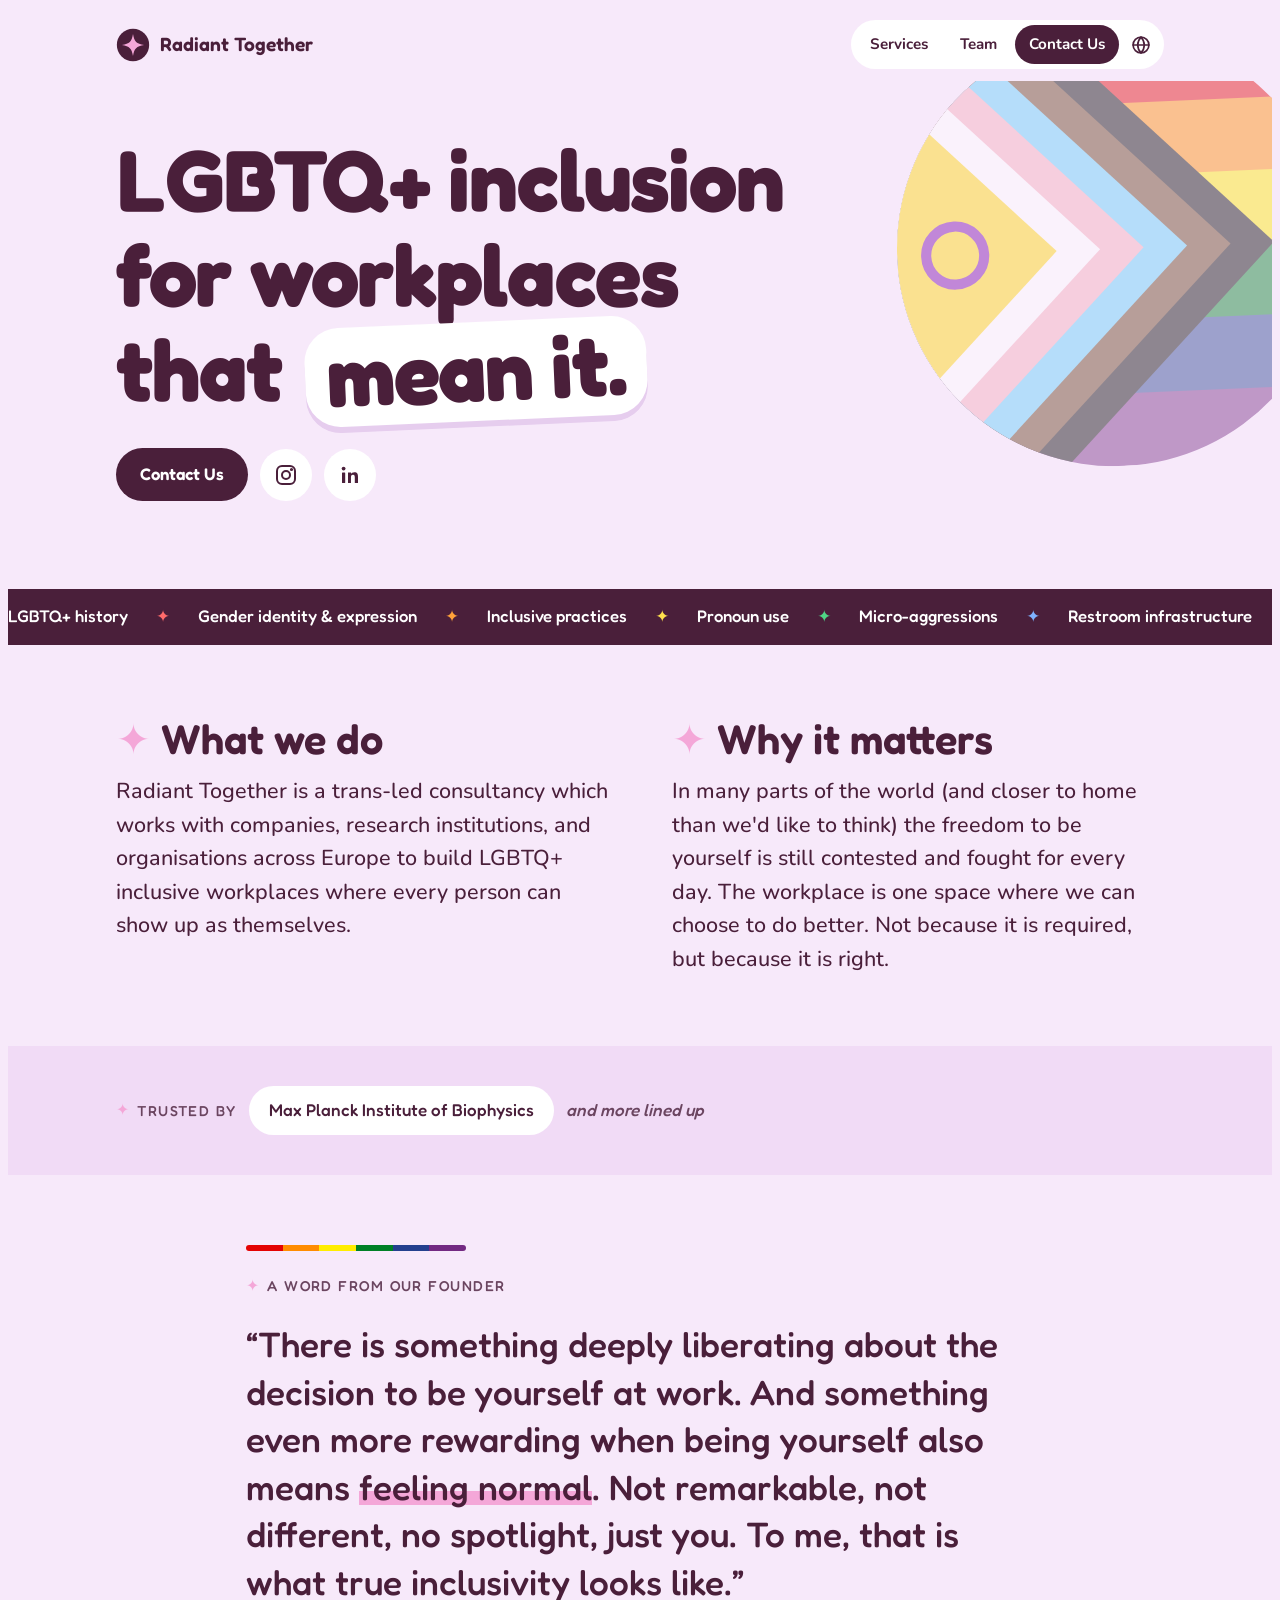
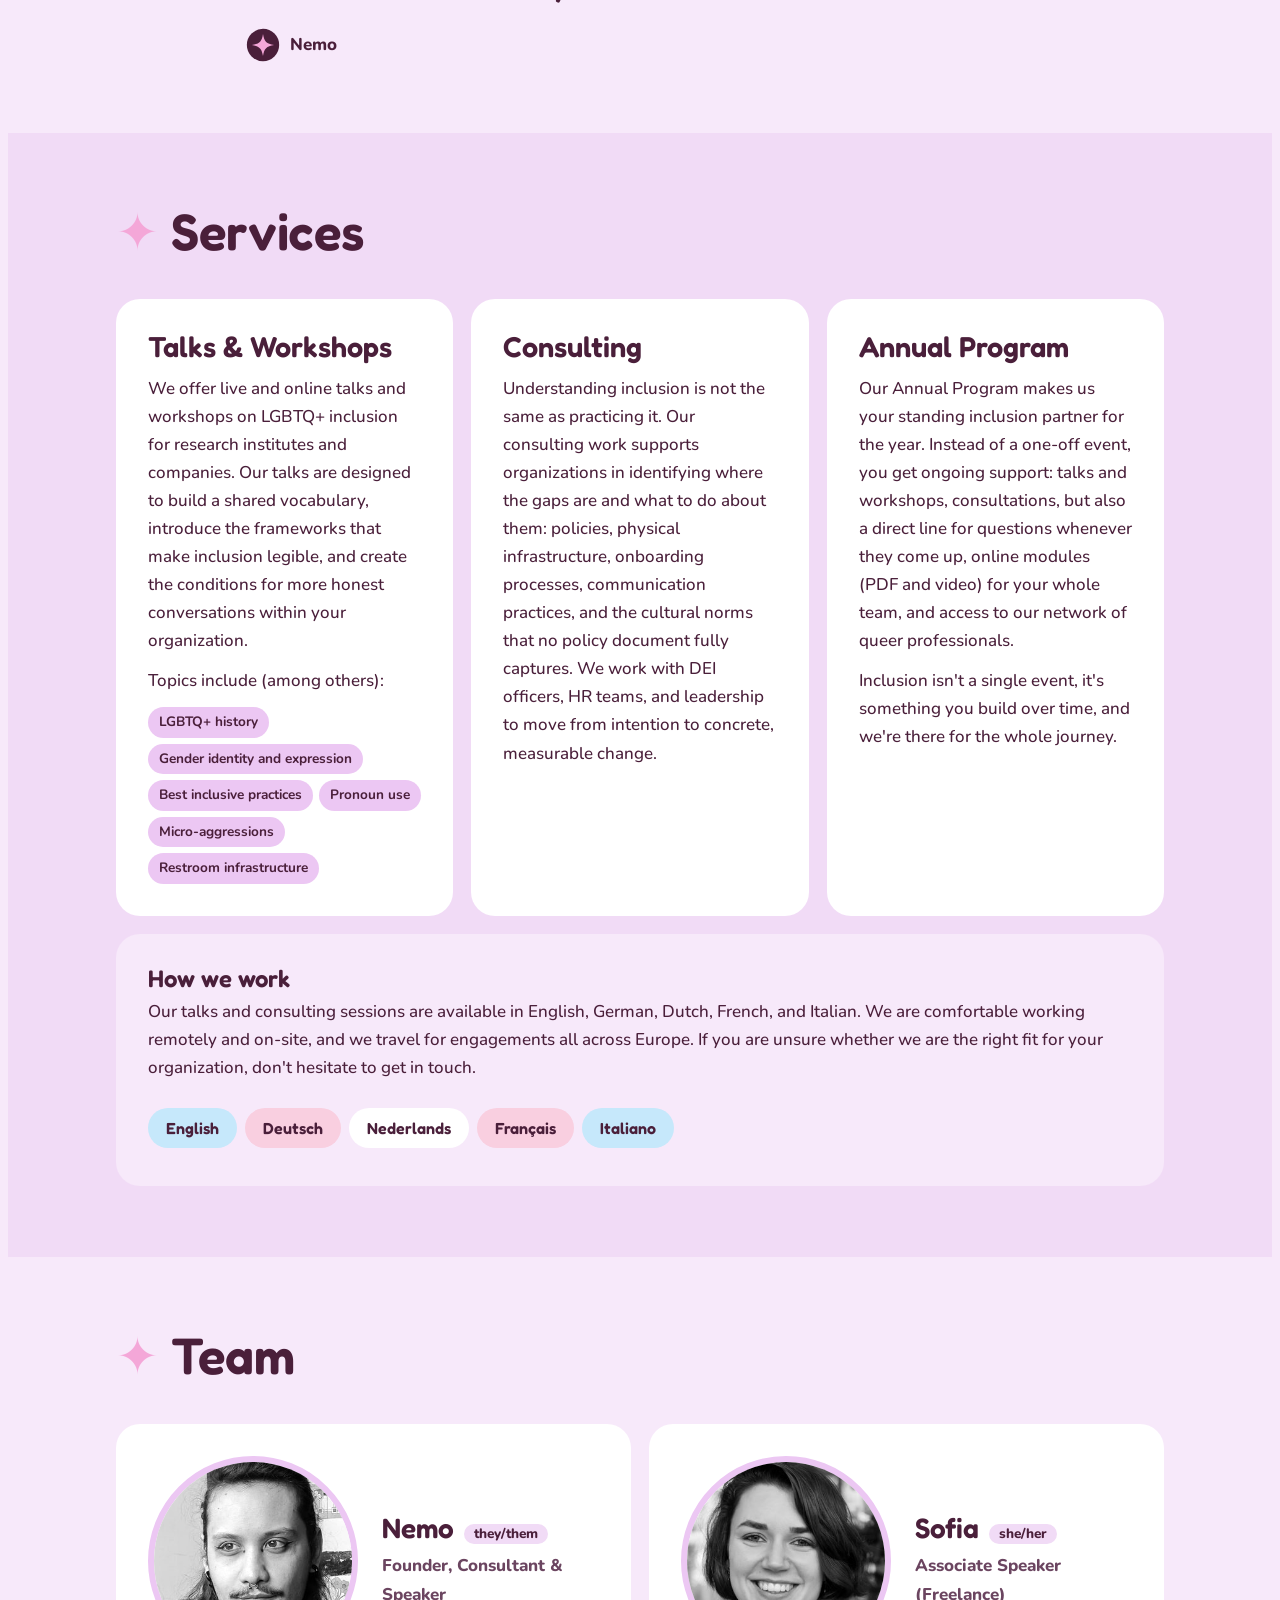
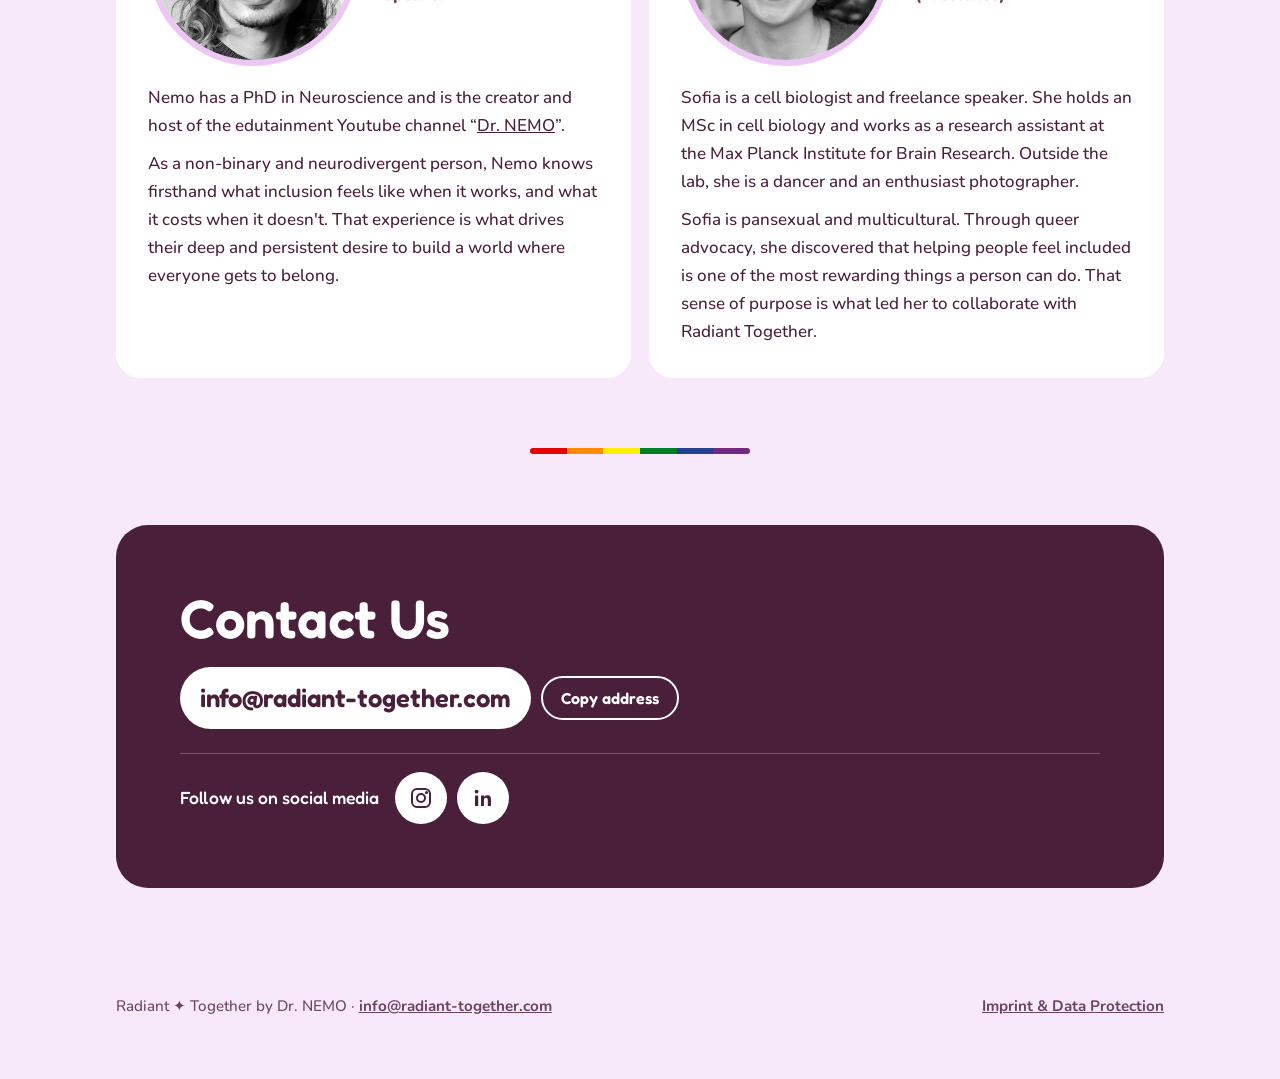
<file: index.html>
<!doctype html>
<html lang="en">
<head>
<meta charset="utf-8">
<meta name="viewport" content="width=device-width, initial-scale=1, viewport-fit=cover">
<title>Radiant Together</title>
<meta name="claude:viewport-fit-sides" content="cover">
<link rel="icon" type="image/png" href="favicon.png">
<link rel="apple-touch-icon" href="favicon.png">
<meta name="description" content="Radiant Together: LGBTQ+ inclusion for workplaces that mean it. A trans-led consultancy offering talks, workshops and consulting across Europe.">
<link rel="stylesheet" href="/fonts/fonts.css">
<style>
/* Layout: bubblegum pink ground with lavender bands, soft pastel fills, bordeaux reserved for buttons, the topic band and the contact box */
:root{
  --bg:#f7e9fa;          /* pale lavender ground (lavender softened toward cream) */
  --bg-2:#f1dbf6;        /* slightly deeper lavender band */
  --card:#ffffff;        /* brand white */
  --fg:#4a1f3a;          /* brand bordeaux ink */
  --muted:#6b4560;
  --accent:#ecc7f3;      /* brand lavender */
  --pop:#f4a7d8;         /* brand pink */
  --deep:#4a1f3a;        /* brand bordeaux */
  --on-deep:#ffffff;
  --line:#e6cdee;
  color-scheme:light;
  --display:"Fredoka","Nunito",ui-rounded,system-ui,sans-serif;
  --body:"Nunito",ui-rounded,system-ui,-apple-system,"Segoe UI",sans-serif;
}
*{box-sizing:border-box}
html{scroll-behavior:smooth}
body{background:var(--bg);color:var(--fg);font-family:var(--body);font-size:1.0625rem;line-height:1.65;overflow-x:hidden}
body::before{content:"";position:fixed;inset:0 0 auto;height:env(safe-area-inset-top,0px);z-index:10;background:var(--bg)}
a{color:inherit}
h1,h2,h3{font-family:var(--display);font-weight:600;line-height:1.1;margin:0;text-wrap:balance}
p{margin:0}
:focus-visible{outline:3px solid var(--deep);outline-offset:3px;border-radius:10px}

.wrap{max-width:1080px;margin:0 auto;padding-left:max(16px,env(safe-area-inset-left,0px));padding-right:max(16px,env(safe-area-inset-right,0px))}
.band{padding-block:clamp(40px,5.5vw,72px)}
.band.lav{background:var(--bg-2)}
.eyebrow{font-family:var(--display);font-weight:500;font-size:.9rem;letter-spacing:.1em;text-transform:uppercase;color:var(--muted);display:inline-flex;align-items:center;gap:8px}
.eyebrow::before{content:"✦";color:var(--pop);letter-spacing:0;font-size:1.1em}

/* nav */
.nav{position:sticky;top:env(safe-area-inset-top,0px);z-index:20;padding-block:12px;background:var(--bg)}
.nav .wrap{display:flex;align-items:center;justify-content:space-between;gap:16px}
.brand{display:flex;align-items:center;gap:10px;text-decoration:none;font-family:var(--display);font-weight:600;font-size:1.2rem}
.mark{width:34px;height:34px;flex:none}
.links{display:flex;gap:4px;align-items:center;background:var(--card);padding:5px;border-radius:999px}
.links a{text-decoration:none;font-weight:700;font-size:.95rem;padding:7px 14px;border-radius:999px}
.links a:hover{background:var(--accent)}
.links a.cta{background:var(--deep);color:var(--on-deep)}
@media (max-width:600px){.links a:not(.cta):not(.keep){display:none}}
.brand,.links a{white-space:nowrap}
@media (max-width:420px){.brand{font-size:1.05rem;gap:8px}.mark{width:30px;height:30px}.links a{padding:7px 12px;font-size:.9rem}}

/* hero */
.hero{padding-block:clamp(20px,4vw,52px) clamp(48px,7vw,88px);position:relative;overflow:hidden}
.hero .wrap{position:relative;display:grid;gap:26px;grid-template-columns:minmax(0,1fr)}
.hero .wrap{z-index:1}
.glow{position:absolute;z-index:0;width:clamp(240px,34vw,440px);height:auto;aspect-ratio:1;top:-50px;right:-60px;transform:rotate(-2.5deg);opacity:.42;pointer-events:none}
@media (max-width:700px){.glow{width:130px;top:-30px;right:-34px;opacity:.32}}
.rainbow{height:6px;width:min(220px,60%);border-radius:999px;background:linear-gradient(90deg,#e40303 0 16.66%,#ff8c00 0 33.33%,#ffed00 0 50%,#008026 0 66.66%,#24408e 0 83.33%,#732982 0)}
.rainbow.center{margin-inline:auto}
.hero h1{font-size:clamp(2.5rem,7.4vw,5.4rem);font-weight:700;max-width:15ch;letter-spacing:-.015em}
.hero h1 .tilt{display:inline-block;background:var(--card);color:var(--deep);padding:0 .25em .05em;border-radius:.4em;box-shadow:0 .07em 0 var(--line);transform:rotate(-2.5deg);margin-left:.05em;white-space:nowrap}
.hero .lede{font-size:clamp(1.1rem,2vw,1.3rem);max-width:56ch;color:var(--muted);font-weight:500}
.btns{display:flex;gap:12px;flex-wrap:wrap;align-items:center}
.icon-btn{width:52px;height:52px;border-radius:50%;background:var(--card);color:var(--deep);display:grid;place-items:center;transition:transform .15s}
.icon-btn:hover{transform:translateY(-2px)}
.icon-btn svg{width:24px;height:24px}
.btn{display:inline-flex;align-items:center;text-decoration:none;font-family:var(--display);font-weight:600;font-size:1.05rem;padding:13px 24px;border-radius:999px;transition:transform .15s}
.btn:hover{transform:translateY(-2px)}
.btn.primary{background:var(--deep);color:var(--on-deep)}
.btn.soft{background:var(--card);color:var(--fg)}

/* topic band */
.topics{background:var(--deep);color:var(--on-deep);overflow:hidden;padding-block:14px}
.topics-track{display:flex;gap:28px;width:max-content;animation:scroll 50s linear infinite}
.topics span{font-family:var(--display);font-weight:500;font-size:1.05rem;white-space:nowrap;display:inline-flex;align-items:center;gap:28px}
.topics span::after{content:"✦";color:var(--pop)}
.topics span:nth-child(6n+1)::after{color:#ff6b6b}.topics span:nth-child(6n+2)::after{color:#ffa23a}.topics span:nth-child(6n+3)::after{color:#ffe14d}.topics span:nth-child(6n+4)::after{color:#4fd685}.topics span:nth-child(6n+5)::after{color:#7fb2ff}.topics span:nth-child(6n)::after{color:#c99bff}
@keyframes scroll{to{transform:translateX(-50%)}}

/* intro */
.split{display:grid;grid-template-columns:repeat(auto-fit,minmax(min(100%,320px),1fr));gap:clamp(28px,5vw,64px)}
.split > *{min-width:0;display:grid;gap:14px;align-content:start}
.split h2{font-size:clamp(1.8rem,3.6vw,2.6rem)}
.split p{font-size:clamp(1.15rem,1.9vw,1.35rem);line-height:1.55}
.st::before{content:"✦ ";color:var(--pop)}

/* sections */
.section-head{display:grid;gap:10px;margin-bottom:clamp(28px,4vw,40px)}
.section-head h2{font-size:clamp(2rem,4.6vw,3.2rem)}
.services{display:grid;grid-template-columns:repeat(3,minmax(0,1fr));gap:18px}
@media (max-width:980px){.services{grid-template-columns:repeat(2,minmax(0,1fr))}.services .svc:last-child{grid-column:1 / -1}}
@media (max-width:640px){.services{grid-template-columns:minmax(0,1fr)}}
.svc{background:var(--card);border-radius:24px;padding:clamp(22px,3vw,32px);display:grid;gap:12px;align-content:start;min-width:0}
.svc h3{font-size:clamp(1.45rem,2.6vw,1.8rem)}
.svc ul{margin:0;padding-left:1.1em;display:grid;gap:4px}
.svc li::marker{color:var(--pop)}
.chips{display:flex;flex-wrap:wrap;gap:6px}
.chip{font-size:.85rem;font-weight:700;padding:4px 11px;border-radius:999px;background:var(--accent)}
.how{margin-top:18px;background:var(--bg);border-radius:24px;padding:clamp(22px,3vw,32px);display:grid;grid-template-columns:minmax(0,1fr);gap:20px}
.how > *{min-width:0}
.how h3{font-size:1.5rem;margin-bottom:6px}
.langs{display:flex;flex-wrap:wrap;gap:8px}
.langs{gap:10px 8px;padding-block:6px;flex-wrap:nowrap}
@media (max-width:760px){.langs{flex-direction:column;align-items:stretch;gap:8px}.lang{text-align:center}}
.lang{font-family:var(--display);font-weight:600;padding:7px 18px;border-radius:999px;color:var(--deep);font-size:1rem;display:inline-block;transition:transform .2s}
/* pastel trans flag order: blue, pink, white, pink, blue */
.lang:nth-child(1){background:#c6e8fb}
.lang:nth-child(2){background:#f9cfe0}
.lang:nth-child(3){background:#ffffff}
.lang:nth-child(4){background:#f9cfe0}
.lang:nth-child(5){background:#c6e8fb}
.lang:hover{transform:scale(1.06)}

/* quote */
.quote{display:grid;gap:22px;max-width:820px}
.quote blockquote{margin:0;font-family:var(--display);font-weight:500;font-size:clamp(1.4rem,3.2vw,2.2rem);line-height:1.35;text-wrap:pretty}
.quote .hl{background:linear-gradient(transparent 60%,var(--pop) 60%,var(--pop) 92%,transparent 92%)}
.quote cite{font-style:normal;font-weight:800;display:flex;align-items:center;gap:10px}

/* team */
.team{display:grid;grid-template-columns:repeat(auto-fit,minmax(min(100%,320px),1fr));gap:18px}
.person{background:var(--card);border-radius:24px;padding:clamp(22px,3vw,32px);display:grid;gap:10px;align-content:start;min-width:0}
.avatar{width:210px;height:210px;max-width:100%;flex:none;border-radius:50%;object-fit:cover;border:6px solid var(--accent);display:block}
.person-head{display:flex;align-items:center;gap:12px 24px;flex-wrap:wrap;margin-bottom:8px}
.who{display:grid;gap:8px;min-width:0;flex:1 1 160px}
.person h3{font-size:1.75rem;display:flex;align-items:baseline;gap:10px;flex-wrap:wrap}
.pron{font-family:var(--body);font-size:.85rem;font-weight:800;background:var(--bg-2);padding:3px 10px;border-radius:999px}
.role{font-weight:800;color:var(--muted)}
.hiring{margin-top:18px;border:2px dashed var(--pop);border-radius:24px;padding:clamp(20px,3vw,28px);display:flex;flex-wrap:wrap;gap:10px 24px;align-items:center}
.hiring ul{margin:0;padding:0;list-style:none;display:flex;flex-wrap:wrap;gap:8px}
.hiring li{background:var(--card);border-radius:999px;padding:6px 14px;font-weight:700;font-size:.95rem}

/* trusted */
.trusted{display:flex;flex-wrap:wrap;gap:12px;align-items:center}
.client{background:var(--card);border-radius:999px;padding:10px 20px;font-family:var(--display);font-weight:500}

/* contact */
.contact{background:var(--deep);color:var(--on-deep);border-radius:32px;padding:clamp(32px,6vw,64px);display:grid;gap:18px;justify-items:start}
.contact .eyebrow{color:var(--on-deep);opacity:.85}
.contact h2{font-size:clamp(2rem,5vw,3.4rem)}
.mailrow{display:flex;flex-wrap:wrap;gap:10px;align-items:center}
.mail{font-family:var(--display);font-weight:600;font-size:clamp(.95rem,4vw,1.6rem);background:var(--on-deep);color:var(--deep);border-radius:999px;padding:10px 20px;user-select:all;overflow-wrap:anywhere;text-decoration:none}
.copy{font-family:var(--display);font-weight:600;font-size:1rem;padding:10px 18px;border-radius:999px;border:2px solid var(--on-deep);background:transparent;color:var(--on-deep);cursor:pointer}
.follow{display:flex;flex-wrap:wrap;align-items:center;gap:12px 16px;margin-top:6px;padding-top:18px;border-top:1px solid rgba(255,255,255,.25);width:100%}
.follow p{font-family:var(--display);font-weight:500;font-size:1.1rem}
.follow-icons{display:flex;gap:10px}
.trusted .more{font-family:var(--display);font-weight:500;color:var(--muted);font-style:italic}
.copy:hover{background:var(--on-deep);color:var(--deep)}

/* footer */
footer{padding-block:36px 52px;font-size:.95rem;color:var(--muted)}
footer .wrap{display:flex;flex-wrap:wrap;justify-content:space-between;gap:14px;align-items:center}
footer nav{display:flex;gap:18px;flex-wrap:wrap}
footer a{font-weight:700}

@media (prefers-reduced-motion:reduce){
  *,*::before,*::after{animation:none!important;transition:none!important}
  html{scroll-behavior:auto}
}

/* language menu */
.langmenu{position:relative}
.langmenu summary{list-style:none;cursor:pointer;width:36px;height:36px;border-radius:50%;display:grid;place-items:center;color:var(--deep)}
.langmenu summary::-webkit-details-marker{display:none}
.langmenu summary:hover,.langmenu[open] summary{background:var(--accent)}
.langmenu summary svg{width:20px;height:20px}
.langmenu .menu{position:absolute;right:0;top:calc(100% + 10px);background:var(--card);border-radius:16px;padding:6px;display:grid;gap:2px;min-width:160px;box-shadow:0 8px 24px rgba(74,31,58,.16);z-index:30}
.langmenu .menu button{font:inherit;font-weight:700;font-size:.95rem;text-align:left;border:0;background:transparent;color:var(--fg);padding:8px 12px;border-radius:10px;cursor:pointer;display:flex;gap:12px;align-items:center}
.langmenu .menu button:hover{background:var(--bg-2)}
.langmenu .menu button[aria-current="true"]{background:var(--accent)}
.langmenu .code{font-family:var(--display);font-weight:600;color:var(--muted);min-width:2.2ch}

/* phone menu */
.nav{position:sticky}
.burger{display:none;width:36px;height:36px;border-radius:50%;border:0;background:transparent;color:var(--deep);cursor:pointer;place-items:center;padding:0}
.burger:hover,.burger[aria-expanded="true"]{background:var(--accent)}
.burger svg{width:22px;height:22px}
.mobile-menu{position:absolute;left:max(16px,env(safe-area-inset-left,0px));right:max(16px,env(safe-area-inset-right,0px));top:calc(100% + 4px);background:var(--card);border-radius:22px;padding:8px;display:grid;gap:2px;box-shadow:0 10px 28px rgba(74,31,58,.16);z-index:25}
.mobile-menu a{text-decoration:none;font-family:var(--display);font-weight:600;font-size:1.15rem;padding:12px 16px;border-radius:14px}
.mobile-menu a:hover{background:var(--bg-2)}
.mobile-menu a.cta{background:var(--deep);color:var(--on-deep);text-align:center;margin-top:4px}
@media (max-width:600px){.burger{display:grid}.links a.cta{display:none}}
@media (min-width:601px){.mobile-menu{display:none!important}}
[hidden]{display:none!important}
</style>
</head>
<body>

<header class="nav">
  <div class="wrap">
    <a class="brand" href="#top" aria-label="Radiant Together">
      <svg class="mark" viewBox="0 0 40 40" aria-hidden="true">
        <circle cx="20" cy="20" r="19" fill="var(--deep)"/>
        <path d="M20 7 C21.5 16 24 18.5 33 20 C24 21.5 21.5 24 20 33 C18.5 24 16 21.5 7 20 C16 18.5 18.5 16 20 7Z" fill="var(--pop)"/>
      </svg>
      Radiant Together
    </a>
    <nav class="links" aria-label="Main">
      <a href="#services" data-i18n="navServices">Services</a>
      <a href="#team" data-i18n="navTeam">Team</a>
      <a class="cta" href="#contact" data-i18n="navContact">Contact Us</a>
      <details class="langmenu" id="langmenu">
        <summary aria-label="Language" data-i18n-aria="langLabel">
          <svg viewBox="0 0 24 24" fill="none" stroke="currentColor" stroke-width="2" stroke-linecap="round" stroke-linejoin="round" aria-hidden="true"><circle cx="12" cy="12" r="9.5"/><path d="M2.5 12h19"/><path d="M12 2.5c2.6 2.7 3.9 5.9 3.9 9.5s-1.3 6.8-3.9 9.5c-2.6-2.7-3.9-5.9-3.9-9.5s1.3-6.8 3.9-9.5z"/></svg>
        </summary>
        <div class="menu">
          <button type="button" data-setlang="en" lang="en"><span class="code">EN</span>English</button>
          <button type="button" data-setlang="de" lang="de"><span class="code">DE</span>Deutsch</button>
          <button type="button" data-setlang="fr" lang="fr"><span class="code">FR</span>Français</button>
          <button type="button" data-setlang="it" lang="it"><span class="code">IT</span>Italiano</button>
          <button type="button" data-setlang="nl" lang="nl"><span class="code">NL</span>Nederlands</button>
        </div>
      </details>
      <button class="burger" id="burger" type="button" aria-label="Menu" aria-expanded="false" aria-controls="mobileMenu">
        <svg viewBox="0 0 24 24" fill="none" stroke="currentColor" stroke-width="2.2" stroke-linecap="round" aria-hidden="true"><path d="M4 7h16M4 12h16M4 17h16"/></svg>
      </button>
    </nav>
  </div>
  <nav class="mobile-menu" id="mobileMenu" aria-label="Menu" hidden>
    <a href="#services" data-i18n="navServices">Services</a>
    <a href="#team" data-i18n="navTeam">Team</a>
    <a class="cta" href="#contact" data-i18n="navContact">Contact Us</a>
  </nav>
</header>

<main id="top">
  <section class="hero">
    <svg class="glow" viewBox="0 0 300 300" aria-hidden="true">
      <defs><clipPath id="bubble"><circle cx="150" cy="150" r="150"/></clipPath></defs>
      <g clip-path="url(#bubble)">
        <rect y="0" width="300" height="51" fill="#e40303"/>
        <rect y="50" width="300" height="51" fill="#ff8c00"/>
        <rect y="100" width="300" height="51" fill="#ffed00"/>
        <rect y="150" width="300" height="51" fill="#008026"/>
        <rect y="200" width="300" height="51" fill="#24408e"/>
        <rect y="250" width="300" height="50" fill="#732982"/>
        <polygon points="0,0 110,0 260,150 110,300 0,300" fill="#000000"/>
        <polygon points="0,0 80,0 230,150 80,300 0,300" fill="#613915"/>
        <polygon points="0,0 50,0 200,150 50,300 0,300" fill="#5bcefa"/>
        <polygon points="0,0 20,0 170,150 20,300 0,300" fill="#f5a9b8"/>
        <polygon points="0,10 140,150 0,290" fill="#ffffff"/>
        <polygon points="0,40 110,150 0,260" fill="#ffd800"/>
        <circle cx="40" cy="150" r="20" fill="none" stroke="#7902aa" stroke-width="7"/>
      </g>
    </svg>
    <div class="wrap">
      <h1 data-i18n="heroTitle">LGBTQ+ inclusion for workplaces that <span class="tilt">mean&nbsp;it.</span></h1>
      <div class="btns">
        <a class="btn primary" href="#contact" data-i18n="navContact">Contact Us</a>
        <a class="icon-btn" href="https://www.instagram.com/radiant2gether/" target="_blank" rel="noopener" aria-label="Radiant Together on Instagram" data-i18n-aria="igLabel">
          <svg viewBox="0 0 24 24" fill="none" stroke="currentColor" stroke-width="2" stroke-linecap="round" stroke-linejoin="round" aria-hidden="true"><rect x="3" y="3" width="18" height="18" rx="5"/><circle cx="12" cy="12" r="4"/><circle cx="17.5" cy="6.5" r="0.6" fill="currentColor"/></svg>
        </a>
        <a class="icon-btn" href="https://www.linkedin.com/company/radiant-together/" target="_blank" rel="noopener" aria-label="Radiant Together on LinkedIn" data-i18n-aria="liLabel">
          <svg viewBox="0 0 24 24" fill="currentColor" aria-hidden="true"><rect x="4" y="9.5" width="3.2" height="10.5" rx="0.6"/><circle cx="5.6" cy="5.6" r="1.9"/><path d="M10 9.5h3.05v1.45c.5-.9 1.65-1.7 3.3-1.7 3.1 0 3.65 2 3.65 4.6V20h-3.2v-5.4c0-1.3-.05-2.9-1.8-2.9s-2.05 1.35-2.05 2.8V20H10z"/></svg>
        </a>
      </div>
    </div>
  </section>

  <div class="topics" aria-hidden="true">
    <div class="topics-track">
      <span data-i18n="t1">LGBTQ+ history</span><span data-i18n="t2">Gender identity &amp; expression</span><span data-i18n="t3">Inclusive practices</span><span data-i18n="t4">Pronoun use</span><span data-i18n="t5">Micro-aggressions</span><span data-i18n="t6">Restroom infrastructure</span>
      <span data-i18n="t1">LGBTQ+ history</span><span data-i18n="t2">Gender identity &amp; expression</span><span data-i18n="t3">Inclusive practices</span><span data-i18n="t4">Pronoun use</span><span data-i18n="t5">Micro-aggressions</span><span data-i18n="t6">Restroom infrastructure</span>
    </div>
  </div>

  <section class="band">
    <div class="wrap split">
      <div>
        <h2 class="st" data-i18n="whatTitle">What we do</h2>
        <p data-i18n="whatText">Radiant Together is a trans-led consultancy which works with companies, research institutions, and organisations across Europe to build LGBTQ+ inclusive workplaces where every person can show up as themselves.</p>
      </div>
      <div>
        <h2 class="st" data-i18n="whyTitle">Why it matters</h2>
        <p data-i18n="whyText">In many parts of the world (and closer to home than we'd like to think) the freedom to be yourself is still contested and fought for every day. The workplace is one space where we can choose to do better. Not because it is required, but because it is right.</p>
      </div>
    </div>
  </section>

  <section class="band lav" style="padding-block:40px">
    <div class="wrap trusted">
      <span class="eyebrow" data-i18n="trusted">Trusted by</span>
      <span class="client" data-i18n="client1">Max Planck Institute of Biophysics</span>
      <span class="more" data-i18n="trustedMore">and more lined up</span>
    </div>
  </section>

  <section class="band">
    <div class="wrap quote">
      <div class="rainbow" aria-hidden="true"></div>
      <span class="eyebrow" data-i18n="founderTitle">A word from our founder</span>
      <blockquote data-i18n="quote">“There is something deeply liberating about the decision to be yourself at work. And something even more rewarding when being yourself also means <span class="hl">feeling normal</span>. Not remarkable, not different, no spotlight, just you. To me, that is what true inclusivity looks like.”</blockquote>
      <cite>
        <svg class="mark" viewBox="0 0 40 40" aria-hidden="true"><circle cx="20" cy="20" r="19" fill="var(--deep)"/><path d="M20 7 C21.5 16 24 18.5 33 20 C24 21.5 21.5 24 20 33 C18.5 24 16 21.5 7 20 C16 18.5 18.5 16 20 7Z" fill="var(--pop)"/></svg>
        Nemo
      </cite>
    </div>
  </section>

  <section class="band lav" id="services">
    <div class="wrap">
      <div class="section-head">
        <h2 class="st" data-i18n="servicesTitle">Services</h2>
      </div>
      <div class="services">
        <article class="svc">
          <h3 data-i18n="talksTitle">Talks &amp; Workshops</h3>
          <p data-i18n="talksText">We offer live and online talks and workshops on LGBTQ+ inclusion for research institutes and companies. Our talks are designed to build a shared vocabulary, introduce the frameworks that make inclusion legible, and create the conditions for more honest conversations within your organization.</p>
          <p data-i18n="topicsIntro">Topics include (among others):</p>
          <div class="chips" aria-label="Topics" data-i18n-aria="topicsLabel">
            <span class="chip" data-i18n="c1">LGBTQ+ history</span><span class="chip" data-i18n="c2">Gender identity and expression</span><span class="chip" data-i18n="c3">Best inclusive practices</span><span class="chip" data-i18n="c4">Pronoun use</span><span class="chip" data-i18n="c5">Micro-aggressions</span><span class="chip" data-i18n="c6">Restroom infrastructure</span>
          </div>
        </article>
        <article class="svc">
          <h3 data-i18n="consultTitle">Consulting</h3>
          <p data-i18n="consultText">Understanding inclusion is not the same as practicing it. Our consulting work supports organizations in identifying where the gaps are and what to do about them: policies, physical infrastructure, onboarding processes, communication practices, and the cultural norms that no policy document fully captures. We work with DEI officers, HR teams, and leadership to move from intention to concrete, measurable change.</p>
        </article>
        <article class="svc">
          <h3 data-i18n="annualTitle">Annual Program</h3>
          <p data-i18n="annualText1">Our Annual Program makes us your standing inclusion partner for the year. Instead of a one-off event, you get ongoing support: talks and workshops, consultations, but also a direct line for questions whenever they come up, online modules (PDF and video) for your whole team, and access to our network of queer professionals.</p>
          <p data-i18n="annualText2">Inclusion isn't a single event, it's something you build over time, and we're there for the whole journey.</p>
        </article>
      </div>
      <div class="how">
        <div>
          <h3 data-i18n="howTitle">How we work</h3>
          <p data-i18n="howText">Our talks and consulting sessions are available in English, German, Dutch, French, and Italian. We are comfortable working remotely and on-site, and we travel for engagements all across Europe. If you are unsure whether we are the right fit for your organization, don't hesitate to get in touch.</p>
        </div>
        <div class="langs" aria-label="Languages" data-i18n-aria="langsLabel">
          <span class="lang">English</span><span class="lang" lang="de">Deutsch</span><span class="lang" lang="nl">Nederlands</span><span class="lang" lang="fr">Français</span><span class="lang" lang="it">Italiano</span>
        </div>
      </div>
    </div>
  </section>

  <section class="band" id="team">
    <div class="wrap">
      <div class="section-head">
        <h2 class="st">Team</h2>
      </div>
      <div class="team">
        <article class="person">
          <div class="person-head"><img class="avatar" src="[data-uri]" alt="Portrait of Nemo" width="320" height="320">
            <div class="who"><h3>Nemo <span class="pron" data-i18n="nemoPron">they/them</span></h3>
            <p class="role" data-i18n="nemoRole">Founder, Consultant &amp; Speaker</p></div>
          </div>
          <p data-i18n="nemoText1">Nemo has a PhD in Neuroscience and is the creator and host of the edutainment Youtube channel “<a href="https://www.thisisdrnemo.com/" target="_blank" rel="noopener">Dr. NEMO</a>”.</p>
          <p data-i18n="nemoText2">As a non-binary and neurodivergent person, Nemo knows firsthand what inclusion feels like when it works, and what it costs when it doesn't. That experience is what drives their deep and persistent desire to build a world where everyone gets to belong.</p>
        </article>
        <article class="person">
          <div class="person-head"><img class="avatar" src="[data-uri]" alt="Portrait of Sofia" width="320" height="320">
            <div class="who"><h3>Sofia <span class="pron" data-i18n="sofiaPron">she/her</span></h3>
            <p class="role" data-i18n="sofiaRole">Associate Speaker (Freelance)</p></div>
          </div>
          <p data-i18n="sofiaText1">Sofia is a cell biologist and freelance speaker. She holds an MSc in cell biology and works as a research assistant at the Max Planck Institute for Brain Research. Outside the lab, she is a dancer and an enthusiast photographer.</p>
          <p data-i18n="sofiaText2">Sofia is pansexual and multicultural. Through queer advocacy, she discovered that helping people feel included is one of the most rewarding things a person can do. That sense of purpose is what led her to collaborate with Radiant Together.</p>
        </article>
      </div>
    </div>
  </section>

  <div class="wrap" aria-hidden="true"><div class="rainbow center"></div></div>

  <section class="band" id="contact">
    <div class="wrap">
      <div class="contact">
        <h2 data-i18n="contactTitle">Contact Us</h2>
        <div class="mailrow">
          <a class="mail" id="mail" href="mailto:info@radiant-together.com">info@radiant-together.com</a>
          <button class="copy" id="copyBtn" type="button" data-i18n="copy">Copy address</button>
        </div>
        <div class="follow">
          <p data-i18n="follow">Follow us on social media</p>
          <div class="follow-icons">
            <a class="icon-btn" href="https://www.instagram.com/radiant2gether/" target="_blank" rel="noopener" aria-label="Radiant Together on Instagram" data-i18n-aria="igLabel"><svg viewBox="0 0 24 24" fill="none" stroke="currentColor" stroke-width="2" stroke-linecap="round" stroke-linejoin="round" aria-hidden="true"><rect x="3" y="3" width="18" height="18" rx="5"/><circle cx="12" cy="12" r="4"/><circle cx="17.5" cy="6.5" r="0.6" fill="currentColor"/></svg></a>
            <a class="icon-btn" href="https://www.linkedin.com/company/radiant-together/" target="_blank" rel="noopener" aria-label="Radiant Together on LinkedIn" data-i18n-aria="liLabel"><svg viewBox="0 0 24 24" fill="currentColor" aria-hidden="true"><rect x="4" y="9.5" width="3.2" height="10.5" rx="0.6"/><circle cx="5.6" cy="5.6" r="1.9"/><path d="M10 9.5h3.05v1.45c.5-.9 1.65-1.7 3.3-1.7 3.1 0 3.65 2 3.65 4.6V20h-3.2v-5.4c0-1.3-.05-2.9-1.8-2.9s-2.05 1.35-2.05 2.8V20H10z"/></svg></a>
          </div>
        </div>
      </div>
    </div>
  </section>
</main>

<footer>
  <div class="wrap">
    <span><span data-i18n="byline">Radiant ✦ Together by Dr. NEMO</span> · <a href="mailto:info@radiant-together.com">info@radiant-together.com</a></span>
    <nav aria-label="Legal">
      <a href="imprint.html" data-href-de="impressum.html" data-i18n="legal">Imprint &amp; Data Protection</a>
    </nav>
  </div>
</footer>

<script>
(function(){
  var DE={
    navServices:'Leistungen', navTeam:'Team', navContact:'Kontakt', langLabel:'Sprache',
    heroTitle:'LGBTQ+ Inklusion für Arbeitsplätze, die es <span class="tilt">ernst&nbsp;meinen.</span>',
    igLabel:'Radiant Together auf Instagram', liLabel:'Radiant Together auf LinkedIn',
    t1:'LGBTQ+-Geschichte', t2:'Geschlechtsidentität und Geschlechtsausdruck', t3:'Bewährte inklusive Praktiken', t4:'Umgang mit Pronomen', t5:'Mikroaggressionen', t6:'Inklusive Sanitäranlagen',
    whatTitle:'Was wir tun',
    whatText:'Radiant Together ist eine trans-geführte Beratung, die Unternehmen, Forschungseinrichtungen und Organisationen in ganz Europa dabei unterstützt, LGBTQ+ inklusive Arbeitsplätze zu schaffen, an denen sich alle Menschen willkommen, respektiert und wertgeschätzt fühlen.',
    whyTitle:'Warum es wichtig ist',
    whyText:'In vielen Teilen der Welt - und oft näher, als wir denken - ist die Freiheit, man selbst zu sein, noch immer umstritten und muss jeden Tag aufs Neue verteidigt werden. Der Arbeitsplatz ist ein Ort, an dem wir uns entscheiden können, es besser zu machen - nicht, weil es vorgeschrieben ist, sondern weil es richtig ist.',
    trusted:'Bereits im Einsatz bei', client1:'Max-Planck-Institut für Biophysik',
    founderTitle:'Ein Wort von der Gründer:in',
    quote:'„Es liegt etwas zutiefst Befreiendes in der Entscheidung, bei der Arbeit man selbst zu sein. Und etwas noch Schöneres darin, wenn das bedeutet, sich ganz <span class="hl">normal zu fühlen</span>. Nicht bemerkenswert, nicht anders, kein Scheinwerferlicht, einfach nur du. Das ist für mich echte Inklusion.“',
    servicesTitle:'Leistungen',
    talksTitle:'Vorträge &amp; Workshops',
    talksText:'Wir bieten Vorträge und Workshops zur LGBTQ+-Inklusion für Forschungseinrichtungen und Unternehmen an; sowohl vor Ort als auch online. Unsere Vorträge vermitteln ein gemeinsames Vokabular, machen die Grundlagen von Inklusion verständlich und schaffen die Voraussetzungen für einen offenen und ehrlichen Austausch innerhalb Ihrer Organisation.',
    topicsIntro:'Unsere Themen umfassen unter anderem:', topicsLabel:'Themen',
    c1:'LGBTQ+-Geschichte', c2:'Geschlechtsidentität und Geschlechtsausdruck', c3:'Bewährte inklusive Praktiken', c4:'Umgang mit Pronomen', c5:'Mikroaggressionen', c6:'Inklusive Sanitäranlagen',
    consultTitle:'Beratung',
    consultText:'Inklusion zu verstehen ist nicht dasselbe, wie sie in die Praxis umzusetzen. Unsere Beratung unterstützt Organisationen dabei, Lücken zu erkennen und gezielt zu schließen - etwa in bestehenden Richtlinien, der Infrastruktur, der Einarbeitung neuer Mitarbeitender, der Kommunikation oder den ungeschriebenen Regeln und Normen des Arbeitsalltags. Wir arbeiten mit Gleichstellungs- und Diversitätsbeauftragten, HR-Teams und Führungskräften zusammen, um gute Absichten in konkrete, messbare Veränderungen umzusetzen.',
    annualTitle:'Jahresprogramm',
    annualText1:'Mit unserem Jahresprogramm stehen wir Ihnen ein Jahr lang als fester Partner für Inklusion zur Seite. Statt einer einmaligen Veranstaltung erhalten Sie kontinuierliche Unterstützung: Vorträge und Workshops, individuelle Beratung, einen direkten Draht zu uns für Fragen, die im Arbeitsalltag aufkommen, Online-Module (PDFs und Videos) für Ihr gesamtes Team sowie Zugang zu unserem Netzwerk queerer Fachleute.',
    annualText2:'Inklusion ist keine einmalige Maßnahme, sondern ein langfristiger Prozess, den wir gemeinsam mit Ihnen gestalten.',
    howTitle:'Wie wir arbeiten',
    howText:'Unsere Vorträge und Beratungen bieten wir auf Englisch, Deutsch, Niederländisch, Französisch und Italienisch an. Wir arbeiten sowohl online als auch vor Ort und sind in ganz Europa tätig. Wenn Sie sich nicht sicher sind, ob unser Angebot zu Ihrer Organisation passt, können Sie uns gerne unverbindlich kontaktieren.',
    langsLabel:'Sprachen',
    nemoPron:'dey/dem', nemoRole:'Gründer:in, Berater:in &amp; Referent:in',
    nemoText1:'Nemo hat in den Neurowissenschaften promoviert und ist die Hauptfigur des Edutainment-YouTube-Kanals „<a href="http://www.youtube.com/drnemo">Dr. NEMO</a>“.',
    nemoText2:'Als nicht-binäre und neurodivergente Person weiß Nemo aus eigener Erfahrung, wie es sich anfühlt, wenn Inklusion gelingt – und was es bedeutet, wenn sie fehlt. Diese Erfahrungen prägen Nemos tief verwurzelten Wunsch, eine Welt zu schaffen, in der sich alle Menschen zugehörig fühlen.',
    sofiaPron:'sie/ihr', sofiaRole:'Freie Referentin',
    sofiaText1:'Sofia ist Zellbiologin und freie Referentin. Sie hat einen Masterabschluss (MSc) in Zellbiologie und arbeitet als wissenschaftliche Mitarbeiterin am Max-Planck-Institut für Hirnforschung. Außerhalb des Labors ist sie Tänzerin und begeisterte Fotografin.',
    sofiaText2:'Sofia ist pansexuell und multikulturell aufgewachsen. Durch ihr Engagement in der queeren Community hat sie erfahren, wie erfüllend es sein kann, anderen Menschen ein Gefühl von Zugehörigkeit zu vermitteln. Der Wunsch, genau dazu beizutragen, hat sie zur Zusammenarbeit mit Radiant Together geführt.',
    contactTitle:'Kontakt', follow:'Folgen Sie uns in den sozialen Medien', trustedMore:'und weitere in Planung', copy:'Adresse kopieren', copied:'Kopiert', selected:'Markiert, mit Strg+C kopieren',
    byline:'Radiant ✦ Together von Dr. NEMO', privacy:'Datenschutz', imprint:'Impressum', legal:'Impressum &amp; Datenschutz'
  };
  var FR={"navServices": "Services", "navTeam": "Équipe", "navContact": "Contact", "langLabel": "Langue", "heroTitle": "L’inclusion LGBTQ+ pour les lieux de travail qui y croient <span class=\"tilt\">vraiment.</span>", "igLabel": "Radiant Together sur Instagram", "liLabel": "Radiant Together sur LinkedIn", "t1": "Histoire LGBTQ+", "t2": "Identité et expression de genre", "t3": "Bonnes pratiques inclusives", "t4": "Usage des pronoms", "t5": "Micro-agressions", "t6": "Toilettes inclusives", "whatTitle": "Ce que nous faisons", "whatText": "Radiant Together est un cabinet de conseil mené par des personnes trans, qui accompagne entreprises, instituts de recherche et organisations à travers l’Europe pour créer des lieux de travail inclusifs pour les personnes LGBTQ+, où chacun·e peut être pleinement soi-même.", "whyTitle": "Pourquoi c’est important", "whyText": "Dans de nombreuses régions du monde (et plus près de chez nous qu’on ne voudrait le croire), la liberté d’être soi-même est encore contestée et doit être défendue chaque jour. Le lieu de travail est un espace où nous pouvons choisir de faire mieux. Non pas parce que c’est obligatoire, mais parce que c’est juste.", "trusted": "Nos références", "client1": "Institut Max Planck de biophysique", "founderTitle": "Un mot de notre fondateur·ice", "quote": "« Il y a quelque chose de profondément libérateur dans la décision d’être soi-même au travail. Et quelque chose d’encore plus gratifiant quand être soi-même signifie aussi <span class=\"hl\">se sentir normal·e</span>. Ni remarquable, ni différent·e, pas de projecteur, juste toi. Pour moi, c’est ça, la véritable inclusion. »", "servicesTitle": "Services", "talksTitle": "Conférences &amp; ateliers", "talksText": "Nous proposons des conférences et des ateliers, en présentiel et en ligne, sur l’inclusion LGBTQ+ pour les instituts de recherche et les entreprises. Nos conférences visent à construire un vocabulaire commun, à présenter les cadres qui rendent l’inclusion lisible, et à créer les conditions de conversations plus sincères au sein de votre organisation.", "topicsIntro": "Thèmes abordés (entre autres) :", "topicsLabel": "Thèmes", "c1": "Histoire LGBTQ+", "c2": "Identité et expression de genre", "c3": "Bonnes pratiques inclusives", "c4": "Usage des pronoms", "c5": "Micro-agressions", "c6": "Toilettes inclusives", "consultTitle": "Conseil", "consultText": "Comprendre l’inclusion, ce n’est pas la même chose que la mettre en pratique. Notre accompagnement aide les organisations à identifier leurs lacunes et à y remédier : politiques internes, infrastructures, processus d’intégration, pratiques de communication, et normes culturelles qu’aucun document ne saisit entièrement. Nous travaillons avec les responsables égalité et diversité, les équipes RH et la direction pour passer de l’intention à un changement concret et mesurable.", "annualTitle": "Programme annuel", "annualText1": "Avec notre Programme annuel, nous devenons votre partenaire inclusion pour toute l’année. Au lieu d’un événement ponctuel, vous bénéficiez d’un accompagnement continu : conférences et ateliers, consultations, mais aussi une ligne directe pour vos questions dès qu’elles se présentent, des modules en ligne (PDF et vidéo) pour toute votre équipe, et l’accès à notre réseau de professionnel·les queer.", "annualText2": "L’inclusion n’est pas un événement ponctuel, c’est quelque chose qui se construit dans la durée, et nous vous accompagnons tout au long du chemin.", "howTitle": "Notre façon de travailler", "howText": "Nos conférences et sessions de conseil sont disponibles en anglais, allemand, néerlandais, français et italien. Nous travaillons à distance comme sur place, et nous nous déplaçons partout en Europe. Si vous n’êtes pas sûr·e que nous soyons le bon choix pour votre organisation, n’hésitez pas à nous contacter.", "langsLabel": "Langues", "nemoPron": "iel", "nemoRole": "Fondateur·ice, consultant·e &amp; conférencier·ère", "nemoText1": "Nemo est docteur·e en neurosciences, créateur·ice et animateur·ice de la chaîne YouTube de vulgarisation « <a href=\"http://www.youtube.com/drnemo\">Dr. NEMO</a> ».", "nemoText2": "En tant que personne non binaire et neuroatypique, Nemo sait de première main ce que l’inclusion apporte quand elle fonctionne, et ce qu’elle coûte quand elle échoue. C’est cette expérience qui nourrit son désir profond et constant de construire un monde où chacun·e a sa place.", "sofiaPron": "elle", "sofiaRole": "Conférencière associée (indépendante)", "sofiaText1": "Sofia est biologiste cellulaire et conférencière indépendante. Elle est titulaire d’un master en biologie cellulaire et travaille comme assistante de recherche à l’Institut Max Planck de recherche sur le cerveau. En dehors du labo, elle est danseuse et photographe passionnée.", "sofiaText2": "Sofia est pansexuelle et multiculturelle. À travers son engagement queer, elle a découvert qu’aider les autres à se sentir inclus·es est l’une des choses les plus gratifiantes qui soient. C’est ce sentiment d’utilité qui l’a menée à collaborer avec Radiant Together.", "follow": "Suivez-nous sur les réseaux sociaux", "trustedMore": "et d’autres à venir", "contactTitle": "Contact", "copy": "Copier l’adresse", "copied": "Copiée", "selected": "Sélectionnée, faites Ctrl+C", "byline": "Radiant ✦ Together par Dr. NEMO", "privacy": "Protection des données", "imprint": "Mentions légales", "legal": "Mentions légales &amp; données personnelles"};
  var IT={"navServices": "Servizi", "navTeam": "Team", "navContact": "Contatti", "langLabel": "Lingua", "heroTitle": "Inclusione LGBTQ+ per luoghi di lavoro che ci credono <span class=\"tilt\">davvero.</span>", "igLabel": "Radiant Together su Instagram", "liLabel": "Radiant Together su LinkedIn", "t1": "Storia LGBTQ+", "t2": "Identità ed espressione di genere", "t3": "Buone pratiche inclusive", "t4": "Uso dei pronomi", "t5": "Microaggressioni", "t6": "Bagni inclusivi", "whatTitle": "Cosa facciamo", "whatText": "Radiant Together è una società di consulenza guidata da persone trans che lavora con aziende, istituti di ricerca e organizzazioni in tutta Europa per creare luoghi di lavoro inclusivi per le persone LGBTQ+, dove ogni persona possa essere pienamente sé stessa.", "whyTitle": "Perché è importante", "whyText": "In molte parti del mondo (e più vicino a noi di quanto vorremmo pensare) la libertà di essere chi si è è ancora contestata e va difesa ogni giorno. Il luogo di lavoro è uno spazio in cui possiamo scegliere di fare meglio. Non perché sia obbligatorio, ma perché è giusto.", "trusted": "Ci hanno scelto", "client1": "Istituto Max Planck di Biofisica", "founderTitle": "Una parola da chi ci ha fondato", "quote": "“C’è qualcosa di profondamente liberatorio nella decisione di essere chi si è al lavoro. E qualcosa di ancora più appagante quando essere chi si è significa anche <span class=\"hl\">sentirsi normali</span>. Niente di straordinario, niente di diverso, nessun riflettore, solo tu. Per me, questa è la vera inclusione.”", "servicesTitle": "Servizi", "talksTitle": "Talk &amp; workshop", "talksText": "Offriamo talk e workshop, dal vivo e online, sull’inclusione LGBTQ+ per istituti di ricerca e aziende. I nostri talk sono pensati per costruire un vocabolario condiviso, introdurre i quadri concettuali che rendono l’inclusione comprensibile e creare le condizioni per conversazioni più sincere all’interno della vostra organizzazione.", "topicsIntro": "Tra i temi trattati:", "topicsLabel": "Temi", "c1": "Storia LGBTQ+", "c2": "Identità ed espressione di genere", "c3": "Buone pratiche inclusive", "c4": "Uso dei pronomi", "c5": "Microaggressioni", "c6": "Bagni inclusivi", "consultTitle": "Consulenza", "consultText": "Capire l’inclusione non significa metterla in pratica. La nostra consulenza aiuta le organizzazioni a individuare le lacune e a capire come colmarle: politiche interne, infrastrutture, processi di inserimento, pratiche di comunicazione e quelle norme culturali che nessun documento riesce a cogliere del tutto. Lavoriamo con referenti per la diversità e l’inclusione, team HR e dirigenza per passare dalle intenzioni a un cambiamento concreto e misurabile.", "annualTitle": "Programma annuale", "annualText1": "Con il nostro Programma annuale diventiamo il vostro partner stabile per l’inclusione per tutto l’anno. Invece di un singolo evento, ricevete un supporto continuo: talk e workshop, consulenze, ma anche una linea diretta per le domande che emergono nel quotidiano, moduli online (PDF e video) per tutto il vostro team e l’accesso alla nostra rete di persone professioniste queer.", "annualText2": "L’inclusione non è un evento isolato, è qualcosa che si costruisce nel tempo, e noi vi accompagniamo per tutto il percorso.", "howTitle": "Come lavoriamo", "howText": "I nostri talk e le nostre consulenze sono disponibili in inglese, tedesco, olandese, francese e italiano. Lavoriamo sia da remoto sia in presenza e ci spostiamo in tutta Europa. Se avete dubbi sul fatto che siamo la scelta giusta per la vostra organizzazione, non esitate a contattarci.", "langsLabel": "Lingue", "nemoPron": "they/them", "nemoRole": "Founder, consulente &amp; speaker", "nemoText1": "Nemo ha un dottorato in neuroscienze e ha creato e conduce il canale YouTube di divulgazione «<a href=\"http://www.youtube.com/drnemo\">Dr. NEMO</a>».", "nemoText2": "Come persona non binaria e neurodivergente, Nemo sa per esperienza diretta cosa significa l’inclusione quando funziona, e quanto costa quando manca. È questa esperienza ad alimentare il suo desiderio profondo e costante di costruire un mondo in cui tutte le persone possano sentirsi parte.", "sofiaPron": "lei", "sofiaRole": "Speaker associata (freelance)", "sofiaText1": "Sofia è biologa cellulare e speaker freelance. Ha conseguito una laurea magistrale in biologia cellulare e lavora come assistente di ricerca all’Istituto Max Planck per la ricerca sul cervello. Fuori dal laboratorio è ballerina e appassionata di fotografia.", "sofiaText2": "Sofia è pansessuale e multiculturale. Attraverso l’attivismo queer ha scoperto che aiutare le persone a sentirsi incluse è una delle cose più gratificanti che si possano fare. È questo senso di scopo che l’ha portata a collaborare con Radiant Together.", "follow": "Seguiteci sui social", "trustedMore": "e altri in arrivo", "contactTitle": "Contatti", "copy": "Copia indirizzo", "copied": "Copiato", "selected": "Selezionato, premi Ctrl+C", "byline": "Radiant ✦ Together di Dr. NEMO", "privacy": "Protezione dei dati", "imprint": "Note legali", "legal": "Note legali &amp; privacy"};
  var NL={"navServices": "Diensten", "navTeam": "Team", "navContact": "Contact", "langLabel": "Taal", "heroTitle": "LGBTQ+ inclusie voor werkplekken die het <span class=\"tilt\">echt menen.</span>", "igLabel": "Radiant Together op Instagram", "liLabel": "Radiant Together op LinkedIn", "t1": "LGBTQ+-geschiedenis", "t2": "Genderidentiteit en genderexpressie", "t3": "Inclusieve best practices", "t4": "Gebruik van voornaamwoorden", "t5": "Micro-agressies", "t6": "Inclusieve toiletten", "whatTitle": "Wat we doen", "whatText": "Radiant Together is een trans-geleid adviesbureau dat bedrijven, onderzoeksinstellingen en organisaties in heel Europa helpt LGBTQ+-inclusieve werkplekken te creëren waar iedereen zichzelf kan zijn.", "whyTitle": "Waarom het ertoe doet", "whyText": "In veel delen van de wereld (en dichter bij huis dan we zouden willen denken) is de vrijheid om jezelf te zijn nog altijd omstreden en moet die elke dag opnieuw worden bevochten. De werkplek is een plek waar we ervoor kunnen kiezen het beter te doen. Niet omdat het moet, maar omdat het juist is.", "trusted": "Vertrouwd door", "client1": "Max Planck Instituut voor Biofysica", "founderTitle": "Een woord van onze oprichter", "quote": "„Er is iets diep bevrijdends aan de beslissing om op het werk jezelf te zijn. En iets dat nog meer voldoening geeft wanneer jezelf zijn ook betekent dat je je <span class=\"hl\">gewoon normaal voelt</span>. Niet opmerkelijk, niet anders, geen spotlight, gewoon jij. Dat is voor mij echte inclusie.”", "servicesTitle": "Diensten", "talksTitle": "Lezingen &amp; workshops", "talksText": "Wij geven lezingen en workshops over LGBTQ+ inclusie voor onderzoeksinstituten en bedrijven, live en online. Onze lezingen bouwen aan een gedeelde woordenschat, introduceren de kaders die inclusie begrijpelijk maken en creëren de voorwaarden voor eerlijkere gesprekken binnen uw organisatie.", "topicsIntro": "Onderwerpen zijn onder meer:", "topicsLabel": "Onderwerpen", "c1": "LGBTQ+-geschiedenis", "c2": "Genderidentiteit en genderexpressie", "c3": "Inclusieve best practices", "c4": "Gebruik van voornaamwoorden", "c5": "Micro-agressies", "c6": "Inclusieve toiletten", "consultTitle": "Advies", "consultText": "Inclusie begrijpen is niet hetzelfde als inclusie in de praktijk brengen. Ons advieswerk helpt organisaties te ontdekken waar de hiaten zitten en wat ze eraan kunnen doen: beleid, fysieke infrastructuur, onboardingprocessen, communicatie, en de culturele normen die geen beleidsdocument volledig vastlegt. We werken samen met diversiteitsfunctionarissen, HR-teams en leidinggevenden om van goede bedoelingen naar concrete, meetbare verandering te gaan.", "annualTitle": "Jaarprogramma", "annualText1": "Met ons Jaarprogramma zijn wij een jaar lang uw vaste partner voor inclusie. In plaats van een eenmalig evenement krijgt u doorlopende ondersteuning: lezingen en workshops, adviesgesprekken, maar ook een directe lijn voor vragen wanneer ze opkomen, online modules (pdf en video) voor uw hele team, en toegang tot ons netwerk van queer professionals.", "annualText2": "Inclusie is geen eenmalige gebeurtenis, het is iets wat je in de loop van de tijd opbouwt, en wij gaan het hele traject met u mee.", "howTitle": "Hoe we werken", "howText": "Onze lezingen en adviessessies zijn beschikbaar in het Engels, Duits, Nederlands, Frans en Italiaans. We werken zowel op afstand als op locatie en reizen voor opdrachten door heel Europa. Twijfelt u of wij bij uw organisatie passen? Neem dan gerust contact met ons op.", "langsLabel": "Talen", "nemoPron": "hen/hun", "nemoRole": "Oprichter, consultant &amp; spreker", "nemoText1": "Nemo is gepromoveerd in de neurowetenschappen en is maker en presentator van het edutainment-YouTubekanaal „<a href=\"http://www.youtube.com/drnemo\">Dr. NEMO</a>”.", "nemoText2": "Als non-binair en neurodivergent persoon weet Nemo uit eigen ervaring hoe inclusie voelt wanneer die werkt, en wat het kost wanneer die ontbreekt. Die ervaring voedt hun diepe en blijvende wens om een wereld te bouwen waarin iedereen erbij hoort.", "sofiaPron": "zij/haar", "sofiaRole": "Freelance spreker", "sofiaText1": "Sofia is celbioloog en freelance spreker. Ze heeft een master in de celbiologie en werkt als onderzoeksassistent aan het Max Planck Instituut voor Hersenonderzoek. Buiten het lab is ze danser en enthousiast fotograaf.", "sofiaText2": "Sofia is panseksueel en multicultureel. Via haar queer activisme ontdekte ze dat mensen helpen zich erbij te voelen een van de meest lonende dingen is die je kunt doen. Dat gevoel van zingeving bracht haar ertoe samen te werken met Radiant Together.", "follow": "Volg ons op sociale media", "trustedMore": "en meer in de planning", "contactTitle": "Contact", "copy": "Adres kopiëren", "copied": "Gekopieerd", "selected": "Geselecteerd, druk op Ctrl+C", "byline": "Radiant ✦ Together door Dr. NEMO", "privacy": "Gegevensbescherming", "imprint": "Colofon", "legal": "Colofon &amp; privacy"};
  var DICTS={de:DE,fr:FR,it:IT,nl:NL};
  var EN={copy:'Copy address', copied:'Copied', selected:'Selected, press Ctrl+C'};
  var nodes=[].slice.call(document.querySelectorAll('[data-i18n]'));
  var ariaNodes=[].slice.call(document.querySelectorAll('[data-i18n-aria]'));
  var hrefNodes=[].slice.call(document.querySelectorAll('[data-href-de]'));
  nodes.forEach(function(n){n.dataset.en=n.innerHTML});
  ariaNodes.forEach(function(n){n.dataset.enAria=n.getAttribute('aria-label')});
  hrefNodes.forEach(function(n){n.dataset.hrefEn=n.getAttribute('href')});
  var current='en';
  function t(key){var D=DICTS[current];return (D&&D[key])||EN[key]}
  function setLang(lang){
    current=DICTS[lang]?lang:'en';
    var D=DICTS[current];
    document.documentElement.lang=current;
    nodes.forEach(function(n){var k=n.getAttribute('data-i18n');n.innerHTML=(D&&D[k])?D[k]:n.dataset.en});
    ariaNodes.forEach(function(n){var k=n.getAttribute('data-i18n-aria');n.setAttribute('aria-label',(D&&D[k])?D[k]:n.dataset.enAria)});
    hrefNodes.forEach(function(n){n.setAttribute('href',current==='de'?n.getAttribute('data-href-de'):n.dataset.hrefEn)});
    [].forEach.call(document.querySelectorAll('[data-setlang]'),function(b){b.setAttribute('aria-current',b.getAttribute('data-setlang')===current?'true':'false')});
    [].forEach.call(document.querySelectorAll('a[href^="http"]'),function(a){a.target='_blank';a.rel='noopener'});
    try{localStorage.setItem('rt-lang',current)}catch(e){}
  }
  var start='en';
  try{var saved=localStorage.getItem('rt-lang');if(saved)start=saved}catch(e){}
  if(/^de\./.test(location.hostname))start='de';
  var urlLang=null;
  try{urlLang=new URLSearchParams(location.search).get('lang')}catch(e){}
  if(urlLang){urlLang=urlLang.toLowerCase();if(urlLang==='en'||DICTS[urlLang])start=urlLang}
  var ownSite=/(^|\.)radiant-together\.com$|\.github\.io$/.test(location.hostname);
  setLang(start);
  var menu=document.getElementById('langmenu');
  [].forEach.call(document.querySelectorAll('[data-setlang]'),function(b){
    b.addEventListener('click',function(){
      setLang(b.getAttribute('data-setlang'));menu.open=false;
      if(ownSite){try{var u=new URL(location.href);u.searchParams.set('lang',current);history.replaceState(null,'',u)}catch(e){}}
    });
  });
  document.addEventListener('click',function(e){if(menu.open&&!menu.contains(e.target))menu.open=false});

  var burger=document.getElementById('burger'), mm=document.getElementById('mobileMenu');
  function setMenu(open){mm.hidden=!open;burger.setAttribute('aria-expanded',open?'true':'false')}
  burger.addEventListener('click',function(e){e.stopPropagation();setMenu(mm.hidden);menu.open=false});
  [].forEach.call(mm.querySelectorAll('a'),function(a){a.addEventListener('click',function(){setMenu(false)})});
  document.addEventListener('click',function(e){if(!mm.hidden&&!mm.contains(e.target)&&e.target!==burger)setMenu(false)});
  document.addEventListener('keydown',function(e){if(e.key==='Escape'){setMenu(false);menu.open=false}});
  menu.addEventListener('toggle',function(){if(menu.open)setMenu(false)});
  var btn=document.getElementById('copyBtn');
  var addr='info@radiant-together.com';
  btn.addEventListener('click',function(){
    function done(){btn.textContent=t('copied');setTimeout(function(){btn.textContent=t('copy')},1800)}
    function fallback(){var r=document.createRange();r.selectNodeContents(document.getElementById('mail'));var s=getSelection();s.removeAllRanges();s.addRange(r);btn.textContent=t('selected')}
    try{navigator.clipboard.writeText(addr).then(done,fallback)}catch(e){fallback()}
  });
})();
</script>
</body>
</html>
</file>
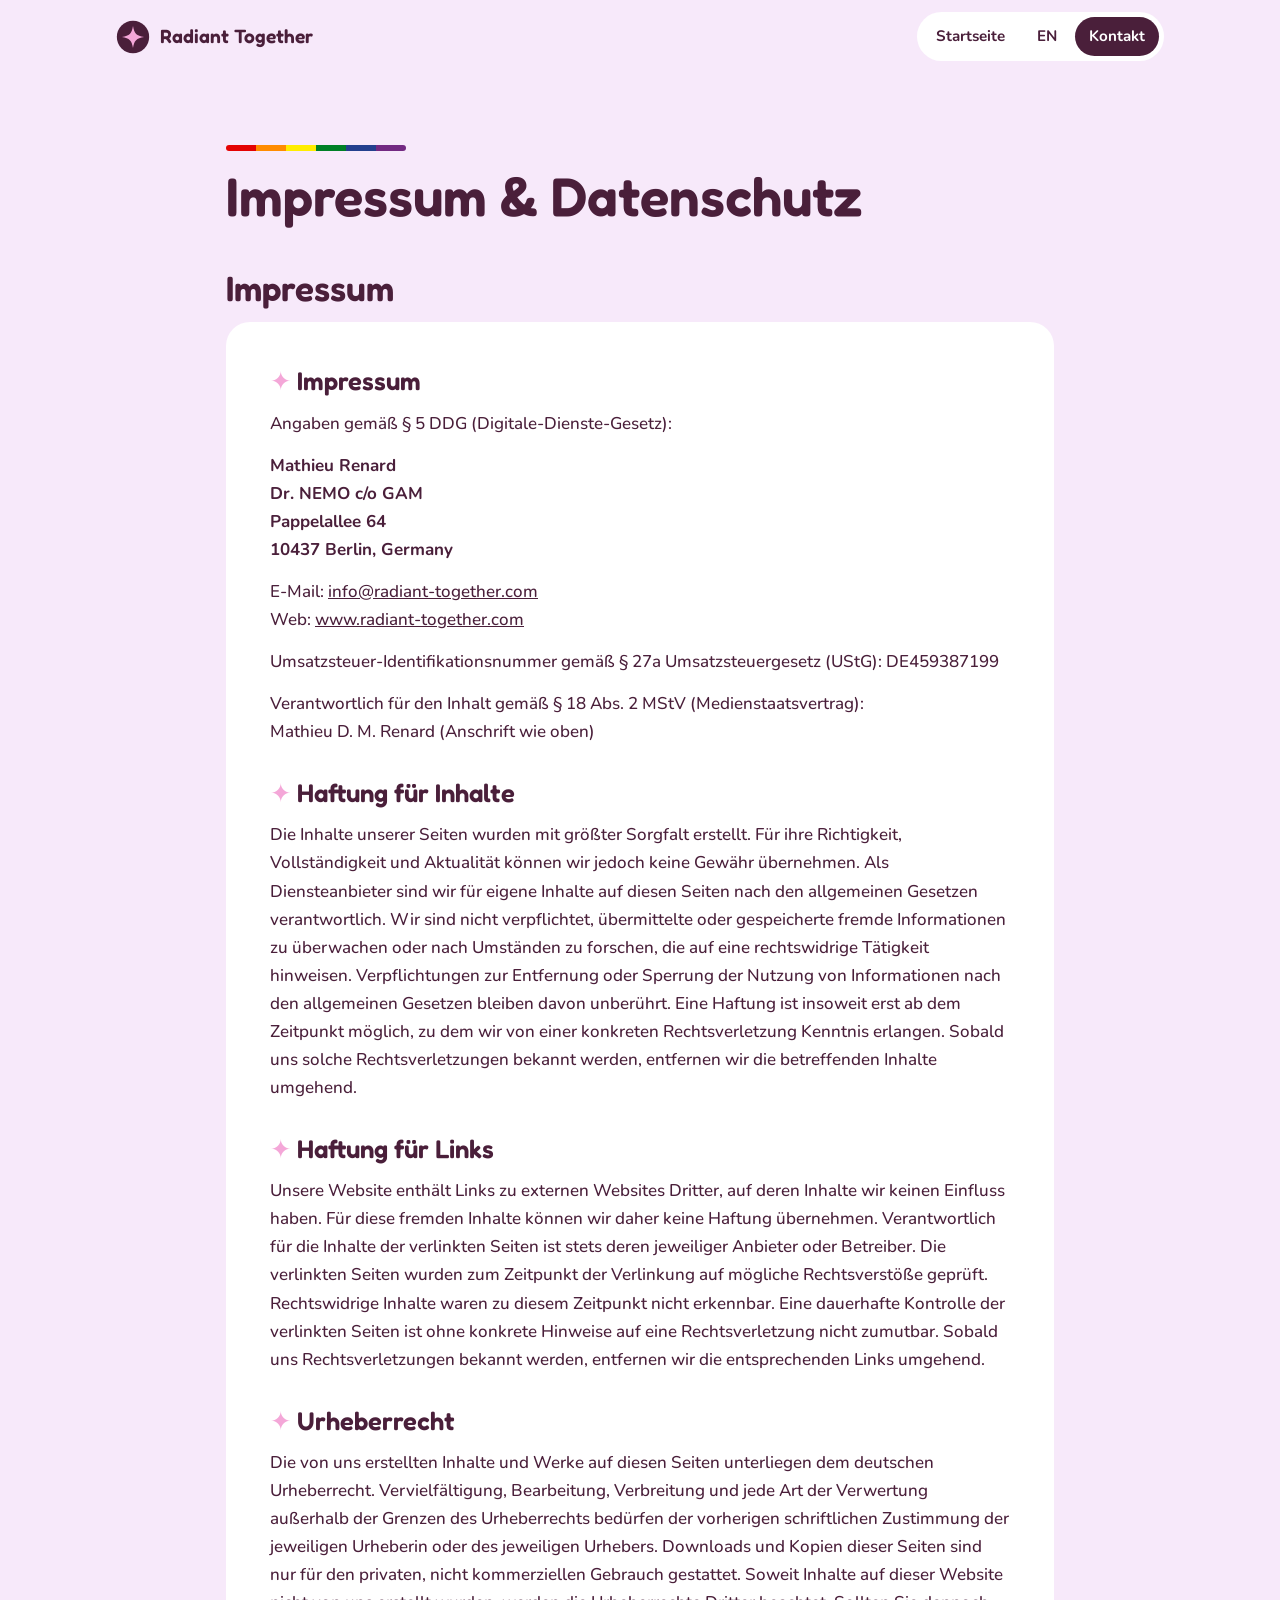
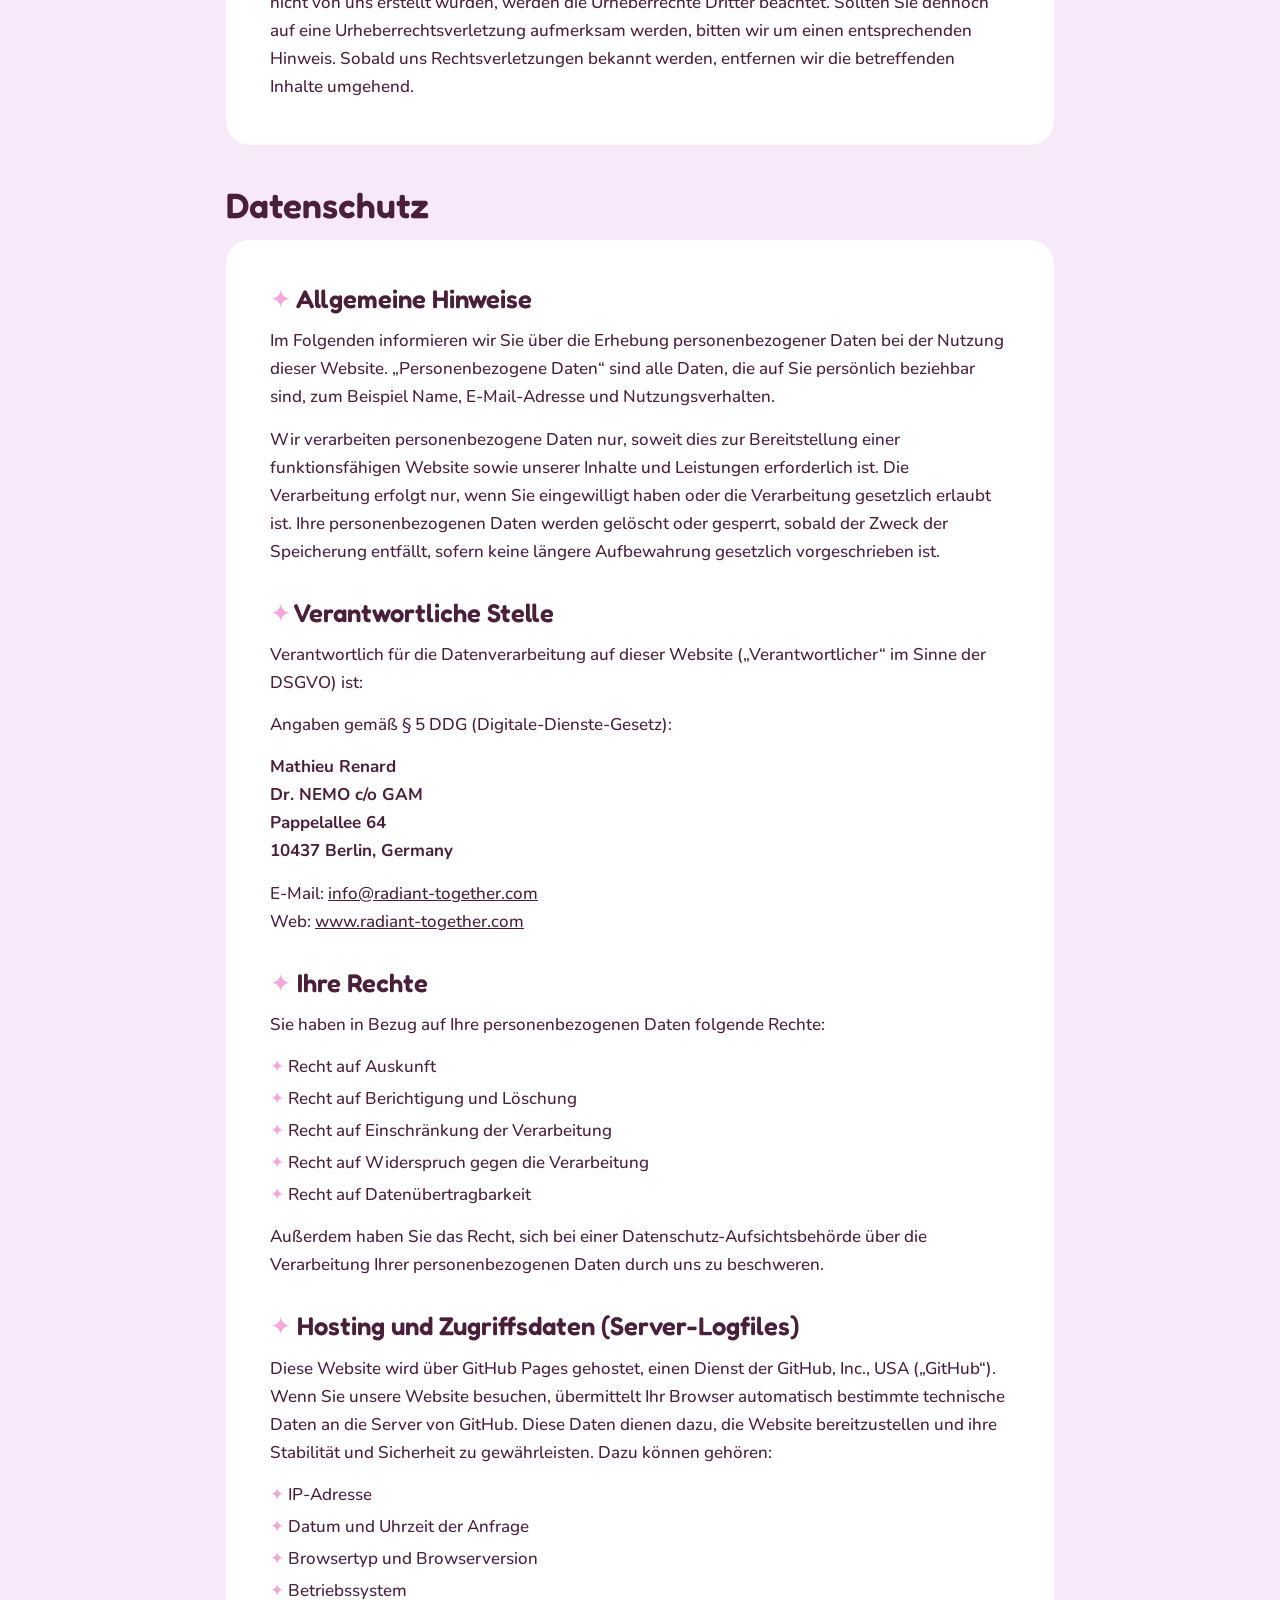
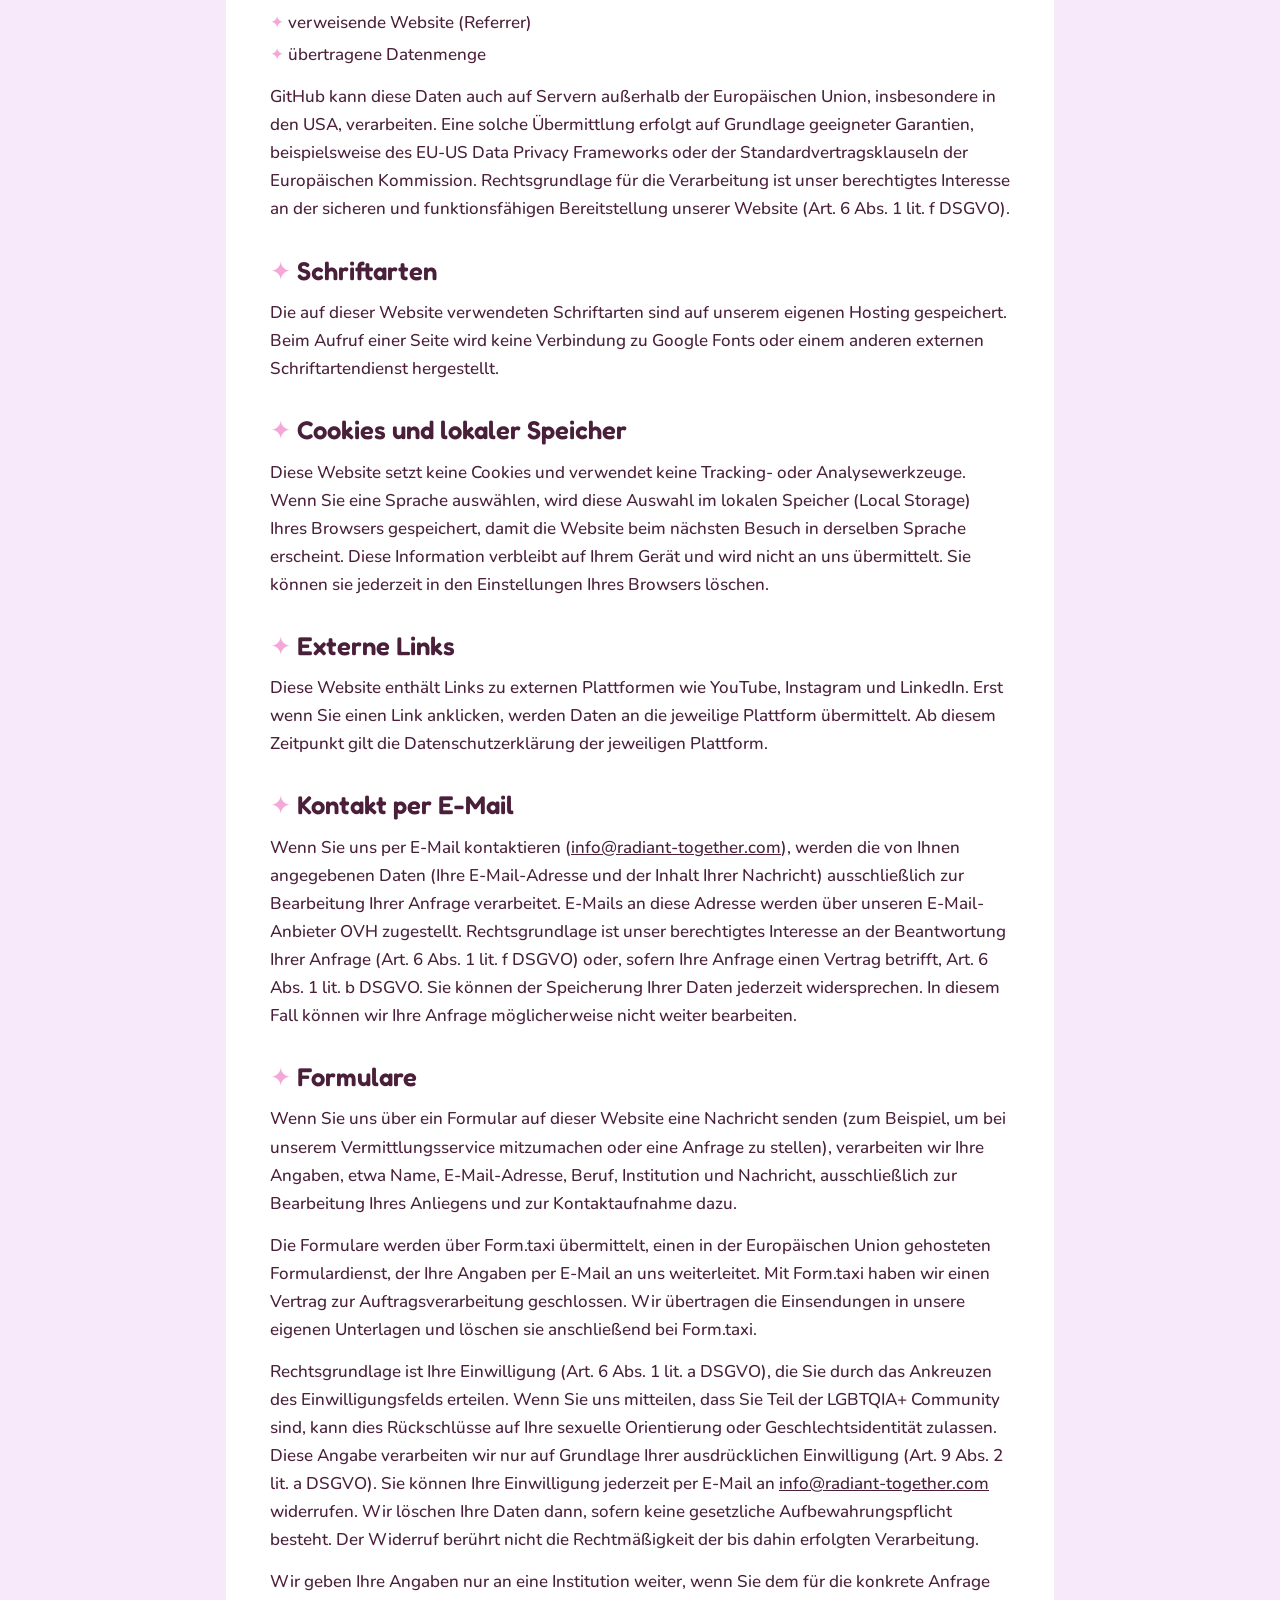
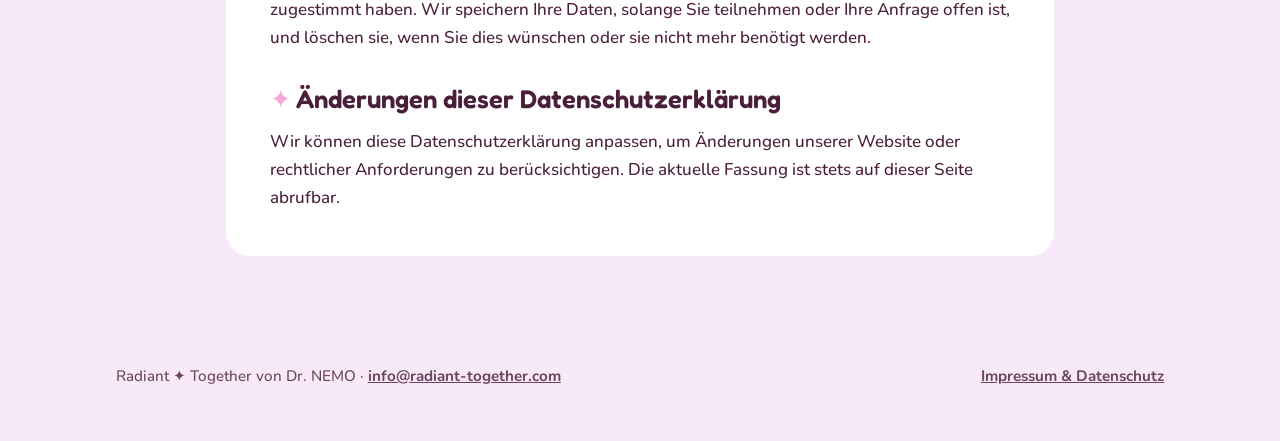
<file: impressum.html>
<!doctype html>
<html lang="de">
<head>
<meta charset="utf-8">
<meta name="viewport" content="width=device-width, initial-scale=1, viewport-fit=cover">
<title>Impressum &amp; Datenschutz · Radiant Together</title>
<meta name="robots" content="noindex">
<link rel="icon" type="image/png" href="favicon.png">
<link rel="apple-touch-icon" href="favicon.png">
<link rel="stylesheet" href="/fonts/fonts.css">
<style>
:root{--bg:#f7e9fa;--card:#ffffff;--fg:#4a1f3a;--muted:#6b4560;--accent:#ecc7f3;--pop:#f4a7d8;--deep:#4a1f3a;--on-deep:#ffffff;color-scheme:light;
--display:"Fredoka","Nunito",ui-rounded,system-ui,sans-serif;--body:"Nunito",ui-rounded,system-ui,-apple-system,"Segoe UI",sans-serif}
*{box-sizing:border-box}
body{margin:0;background:var(--bg);color:var(--fg);font-family:var(--body);font-size:1.0625rem;line-height:1.65}
a{color:inherit}
h1,h2{font-family:var(--display);font-weight:600;line-height:1.15;margin:0;text-wrap:balance}
p,ul{margin:0}
:focus-visible{outline:3px solid var(--deep);outline-offset:3px;border-radius:10px}
.wrap{max-width:860px;margin:0 auto;padding-left:max(16px,env(safe-area-inset-left,0px));padding-right:max(16px,env(safe-area-inset-right,0px))}
.nav{padding-block:12px}
.nav .wrap{max-width:1080px;display:flex;align-items:center;justify-content:space-between;gap:16px;flex-wrap:wrap}
.brand{display:flex;align-items:center;gap:10px;text-decoration:none;font-family:var(--display);font-weight:600;font-size:1.2rem}
.mark{width:34px;height:34px;flex:none}
.links{display:flex;gap:4px;align-items:center;background:var(--card);padding:5px;border-radius:999px}
.links a{text-decoration:none;font-weight:700;font-size:.95rem;padding:7px 14px;border-radius:999px}
.links a:hover{background:var(--accent)}
.links a.cta{background:var(--deep);color:var(--on-deep)}
main{padding-block:clamp(32px,6vw,72px)}
.title{display:grid;gap:14px;margin-bottom:28px}
.title h1{font-size:clamp(2.2rem,6vw,3.4rem)}
.rainbow{height:6px;width:min(180px,50%);border-radius:999px;background:linear-gradient(90deg,#e40303 0 16.66%,#ff8c00 0 33.33%,#ffed00 0 50%,#008026 0 66.66%,#24408e 0 83.33%,#732982 0)}
.doc{background:var(--card);border-radius:24px;padding:clamp(22px,4vw,44px);display:grid;gap:14px}
.doc h2{font-size:clamp(1.3rem,2.6vw,1.6rem);margin-top:18px}
.doc h2:first-child{margin-top:0}
.doc h2::before{content:"\2726  ";color:var(--pop)}
.doc ul{padding-left:0;list-style:none;display:grid;gap:4px}
.doc li::before{content:"\2726  ";color:var(--pop)}
.doc .addr{font-weight:700}
.doc p,.doc li{overflow-wrap:anywhere}
.part{font-family:var(--display);font-weight:600;font-size:clamp(1.6rem,3.6vw,2.2rem);margin:40px 0 14px;scroll-margin-top:16px}
.part:first-child{margin-top:0}
footer{padding-block:36px 52px;font-size:.95rem;color:var(--muted)}
footer .wrap{max-width:1080px;display:flex;flex-wrap:wrap;justify-content:space-between;gap:14px;align-items:center}
footer nav{display:flex;gap:18px;flex-wrap:wrap}
footer a{font-weight:700}
</style>
</head>
<body>
<header class="nav">
  <div class="wrap">
    <a class="brand" href="./"><svg class="mark" viewBox="0 0 40 40" aria-hidden="true"><circle cx="20" cy="20" r="19" fill="#4a1f3a"/><path d="M20 7 C21.5 16 24 18.5 33 20 C24 21.5 21.5 24 20 33 C18.5 24 16 21.5 7 20 C16 18.5 18.5 16 20 7Z" fill="#f4a7d8"/></svg>Radiant Together</a>
    <nav class="links" aria-label="Main">
      <a href="./">Startseite</a>
      <a href="imprint.html">EN</a>
      <a class="cta" href="./#contact">Kontakt</a>
    </nav>
  </div>
</header>
<main>
  <div class="wrap">
    <div class="title"><div class="rainbow" aria-hidden="true"></div><h1>Impressum &amp; Datenschutz</h1></div>
    <h2 class="part" id="imprint">Impressum</h2>
    <article class="doc">
      <h2>Impressum</h2>
      <p>Angaben gemäß § 5 DDG (Digitale-Dienste-Gesetz):</p>
       <p class="addr">
        Mathieu Renard<br>
        Dr. NEMO c/o GAM<br>
        Pappelallee 64<br>
        10437 Berlin, Germany
      </p>
      
      <p>E-Mail: <a href="mailto:info@radiant-together.com">info@radiant-together.com</a><br>Web: <a href="https://www.radiant-together.com">www.radiant-together.com</a></p>
      <p>Umsatzsteuer-Identifikationsnummer gemäß § 27a Umsatzsteuergesetz (UStG): DE459387199</p>
      <p>Verantwortlich für den Inhalt gemäß § 18 Abs. 2 MStV (Medienstaatsvertrag):<br>Mathieu D. M. Renard (Anschrift wie oben)</p>
      <h2>Haftung für Inhalte</h2>
      <p>Die Inhalte unserer Seiten wurden mit größter Sorgfalt erstellt. Für ihre Richtigkeit, Vollständigkeit und Aktualität können wir jedoch keine Gewähr übernehmen. Als Diensteanbieter sind wir für eigene Inhalte auf diesen Seiten nach den allgemeinen Gesetzen verantwortlich. Wir sind nicht verpflichtet, übermittelte oder gespeicherte fremde Informationen zu überwachen oder nach Umständen zu forschen, die auf eine rechtswidrige Tätigkeit hinweisen. Verpflichtungen zur Entfernung oder Sperrung der Nutzung von Informationen nach den allgemeinen Gesetzen bleiben davon unberührt. Eine Haftung ist insoweit erst ab dem Zeitpunkt möglich, zu dem wir von einer konkreten Rechtsverletzung Kenntnis erlangen. Sobald uns solche Rechtsverletzungen bekannt werden, entfernen wir die betreffenden Inhalte umgehend.</p>
      <h2>Haftung für Links</h2>
      <p>Unsere Website enthält Links zu externen Websites Dritter, auf deren Inhalte wir keinen Einfluss haben. Für diese fremden Inhalte können wir daher keine Haftung übernehmen. Verantwortlich für die Inhalte der verlinkten Seiten ist stets deren jeweiliger Anbieter oder Betreiber. Die verlinkten Seiten wurden zum Zeitpunkt der Verlinkung auf mögliche Rechtsverstöße geprüft. Rechtswidrige Inhalte waren zu diesem Zeitpunkt nicht erkennbar. Eine dauerhafte Kontrolle der verlinkten Seiten ist ohne konkrete Hinweise auf eine Rechtsverletzung nicht zumutbar. Sobald uns Rechtsverletzungen bekannt werden, entfernen wir die entsprechenden Links umgehend.</p>
      <h2>Urheberrecht</h2>
      <p>Die von uns erstellten Inhalte und Werke auf diesen Seiten unterliegen dem deutschen Urheberrecht. Vervielfältigung, Bearbeitung, Verbreitung und jede Art der Verwertung außerhalb der Grenzen des Urheberrechts bedürfen der vorherigen schriftlichen Zustimmung der jeweiligen Urheberin oder des jeweiligen Urhebers. Downloads und Kopien dieser Seiten sind nur für den privaten, nicht kommerziellen Gebrauch gestattet. Soweit Inhalte auf dieser Website nicht von uns erstellt wurden, werden die Urheberrechte Dritter beachtet. Sollten Sie dennoch auf eine Urheberrechtsverletzung aufmerksam werden, bitten wir um einen entsprechenden Hinweis. Sobald uns Rechtsverletzungen bekannt werden, entfernen wir die betreffenden Inhalte umgehend.</p>
    </article>
    <h2 class="part" id="datenschutz">Datenschutz</h2>
    <article class="doc">
      <h2>Allgemeine Hinweise</h2>
      <p>Im Folgenden informieren wir Sie über die Erhebung personenbezogener Daten bei der Nutzung dieser Website. „Personenbezogene Daten“ sind alle Daten, die auf Sie persönlich beziehbar sind, zum Beispiel Name, E-Mail-Adresse und Nutzungsverhalten.</p>
      <p>Wir verarbeiten personenbezogene Daten nur, soweit dies zur Bereitstellung einer funktionsfähigen Website sowie unserer Inhalte und Leistungen erforderlich ist. Die Verarbeitung erfolgt nur, wenn Sie eingewilligt haben oder die Verarbeitung gesetzlich erlaubt ist. Ihre personenbezogenen Daten werden gelöscht oder gesperrt, sobald der Zweck der Speicherung entfällt, sofern keine längere Aufbewahrung gesetzlich vorgeschrieben ist.</p>
      <h2>Verantwortliche Stelle</h2>
      <p>Verantwortlich für die Datenverarbeitung auf dieser Website („Verantwortlicher“ im Sinne der DSGVO) ist:</p>
      <p>Angaben gemäß § 5 DDG (Digitale-Dienste-Gesetz):</p>
          <p class="addr">
           Mathieu Renard<br>
           Dr. NEMO c/o GAM<br>
           Pappelallee 64<br>
           10437 Berlin, Germany
      </p>
        
      <p>E-Mail: <a href="mailto:info@radiant-together.com">info@radiant-together.com</a><br>Web: <a href="https://www.radiant-together.com">www.radiant-together.com</a></p>
      <h2>Ihre Rechte</h2>
      <p>Sie haben in Bezug auf Ihre personenbezogenen Daten folgende Rechte:</p>
      <ul>
        <li>Recht auf Auskunft</li>
        <li>Recht auf Berichtigung und Löschung</li>
        <li>Recht auf Einschränkung der Verarbeitung</li>
        <li>Recht auf Widerspruch gegen die Verarbeitung</li>
        <li>Recht auf Datenübertragbarkeit</li>
      </ul>
      <p>Außerdem haben Sie das Recht, sich bei einer Datenschutz-Aufsichtsbehörde über die Verarbeitung Ihrer personenbezogenen Daten durch uns zu beschweren.</p>
      <h2>Hosting und Zugriffsdaten (Server-Logfiles)</h2>
      <p>Diese Website wird über GitHub Pages gehostet, einen Dienst der GitHub, Inc., USA („GitHub“). Wenn Sie unsere Website besuchen, übermittelt Ihr Browser automatisch bestimmte technische Daten an die Server von GitHub. Diese Daten dienen dazu, die Website bereitzustellen und ihre Stabilität und Sicherheit zu gewährleisten. Dazu können gehören:</p>
      <ul>
        <li>IP-Adresse</li>
        <li>Datum und Uhrzeit der Anfrage</li>
        <li>Browsertyp und Browserversion</li>
        <li>Betriebssystem</li>
        <li>verweisende Website (Referrer)</li>
        <li>übertragene Datenmenge</li>
      </ul>
      <p>GitHub kann diese Daten auch auf Servern außerhalb der Europäischen Union, insbesondere in den USA, verarbeiten. Eine solche Übermittlung erfolgt auf Grundlage geeigneter Garantien, beispielsweise des EU-US Data Privacy Frameworks oder der Standardvertragsklauseln der Europäischen Kommission. Rechtsgrundlage für die Verarbeitung ist unser berechtigtes Interesse an der sicheren und funktionsfähigen Bereitstellung unserer Website (Art. 6 Abs. 1 lit. f DSGVO).</p>
      <h2>Schriftarten</h2>
      <p>Die auf dieser Website verwendeten Schriftarten sind auf unserem eigenen Hosting gespeichert. Beim Aufruf einer Seite wird keine Verbindung zu Google Fonts oder einem anderen externen Schriftartendienst hergestellt.</p>
      <h2>Cookies und lokaler Speicher</h2>
      <p>Diese Website setzt keine Cookies und verwendet keine Tracking- oder Analysewerkzeuge. Wenn Sie eine Sprache auswählen, wird diese Auswahl im lokalen Speicher (Local Storage) Ihres Browsers gespeichert, damit die Website beim nächsten Besuch in derselben Sprache erscheint. Diese Information verbleibt auf Ihrem Gerät und wird nicht an uns übermittelt. Sie können sie jederzeit in den Einstellungen Ihres Browsers löschen.</p>
      <h2>Externe Links</h2>
      <p>Diese Website enthält Links zu externen Plattformen wie YouTube, Instagram und LinkedIn. Erst wenn Sie einen Link anklicken, werden Daten an die jeweilige Plattform übermittelt. Ab diesem Zeitpunkt gilt die Datenschutzerklärung der jeweiligen Plattform.</p>
      <h2>Kontakt per E-Mail</h2>
      <p>Wenn Sie uns per E-Mail kontaktieren (<a href="mailto:info@radiant-together.com">info@radiant-together.com</a>), werden die von Ihnen angegebenen Daten (Ihre E-Mail-Adresse und der Inhalt Ihrer Nachricht) ausschließlich zur Bearbeitung Ihrer Anfrage verarbeitet. E-Mails an diese Adresse werden über unseren E-Mail-Anbieter OVH zugestellt. Rechtsgrundlage ist unser berechtigtes Interesse an der Beantwortung Ihrer Anfrage (Art. 6 Abs. 1 lit. f DSGVO) oder, sofern Ihre Anfrage einen Vertrag betrifft, Art. 6 Abs. 1 lit. b DSGVO. Sie können der Speicherung Ihrer Daten jederzeit widersprechen. In diesem Fall können wir Ihre Anfrage möglicherweise nicht weiter bearbeiten.</p>
      <h2>Formulare</h2>
      <p>Wenn Sie uns über ein Formular auf dieser Website eine Nachricht senden (zum Beispiel, um bei unserem Vermittlungsservice mitzumachen oder eine Anfrage zu stellen), verarbeiten wir Ihre Angaben, etwa Name, E-Mail-Adresse, Beruf, Institution und Nachricht, ausschließlich zur Bearbeitung Ihres Anliegens und zur Kontaktaufnahme dazu.</p>
      <p>Die Formulare werden über Form.taxi übermittelt, einen in der Europäischen Union gehosteten Formulardienst, der Ihre Angaben per E-Mail an uns weiterleitet. Mit Form.taxi haben wir einen Vertrag zur Auftragsverarbeitung geschlossen. Wir übertragen die Einsendungen in unsere eigenen Unterlagen und löschen sie anschließend bei Form.taxi.</p>
      <p>Rechtsgrundlage ist Ihre Einwilligung (Art. 6 Abs. 1 lit. a DSGVO), die Sie durch das Ankreuzen des Einwilligungsfelds erteilen. Wenn Sie uns mitteilen, dass Sie Teil der LGBTQIA+ Community sind, kann dies Rückschlüsse auf Ihre sexuelle Orientierung oder Geschlechtsidentität zulassen. Diese Angabe verarbeiten wir nur auf Grundlage Ihrer ausdrücklichen Einwilligung (Art. 9 Abs. 2 lit. a DSGVO). Sie können Ihre Einwilligung jederzeit per E-Mail an <a href="mailto:info@radiant-together.com">info@radiant-together.com</a> widerrufen. Wir löschen Ihre Daten dann, sofern keine gesetzliche Aufbewahrungspflicht besteht. Der Widerruf berührt nicht die Rechtmäßigkeit der bis dahin erfolgten Verarbeitung.</p>
      <p>Wir geben Ihre Angaben nur an eine Institution weiter, wenn Sie dem für die konkrete Anfrage zugestimmt haben. Wir speichern Ihre Daten, solange Sie teilnehmen oder Ihre Anfrage offen ist, und löschen sie, wenn Sie dies wünschen oder sie nicht mehr benötigt werden.</p>
      <h2>Änderungen dieser Datenschutzerklärung</h2>
      <p>Wir können diese Datenschutzerklärung anpassen, um Änderungen unserer Website oder rechtlicher Anforderungen zu berücksichtigen. Die aktuelle Fassung ist stets auf dieser Seite abrufbar.</p>
    </article>
  </div>
</main>
<footer>
  <div class="wrap">
    <span>Radiant ✦ Together von Dr. NEMO · <a href="mailto:info@radiant-together.com">info@radiant-together.com</a></span>
    <nav aria-label="Legal"><a href="impressum.html">Impressum &amp; Datenschutz</a></nav>
  </div>
</footer>
</body>
</html>
</file>
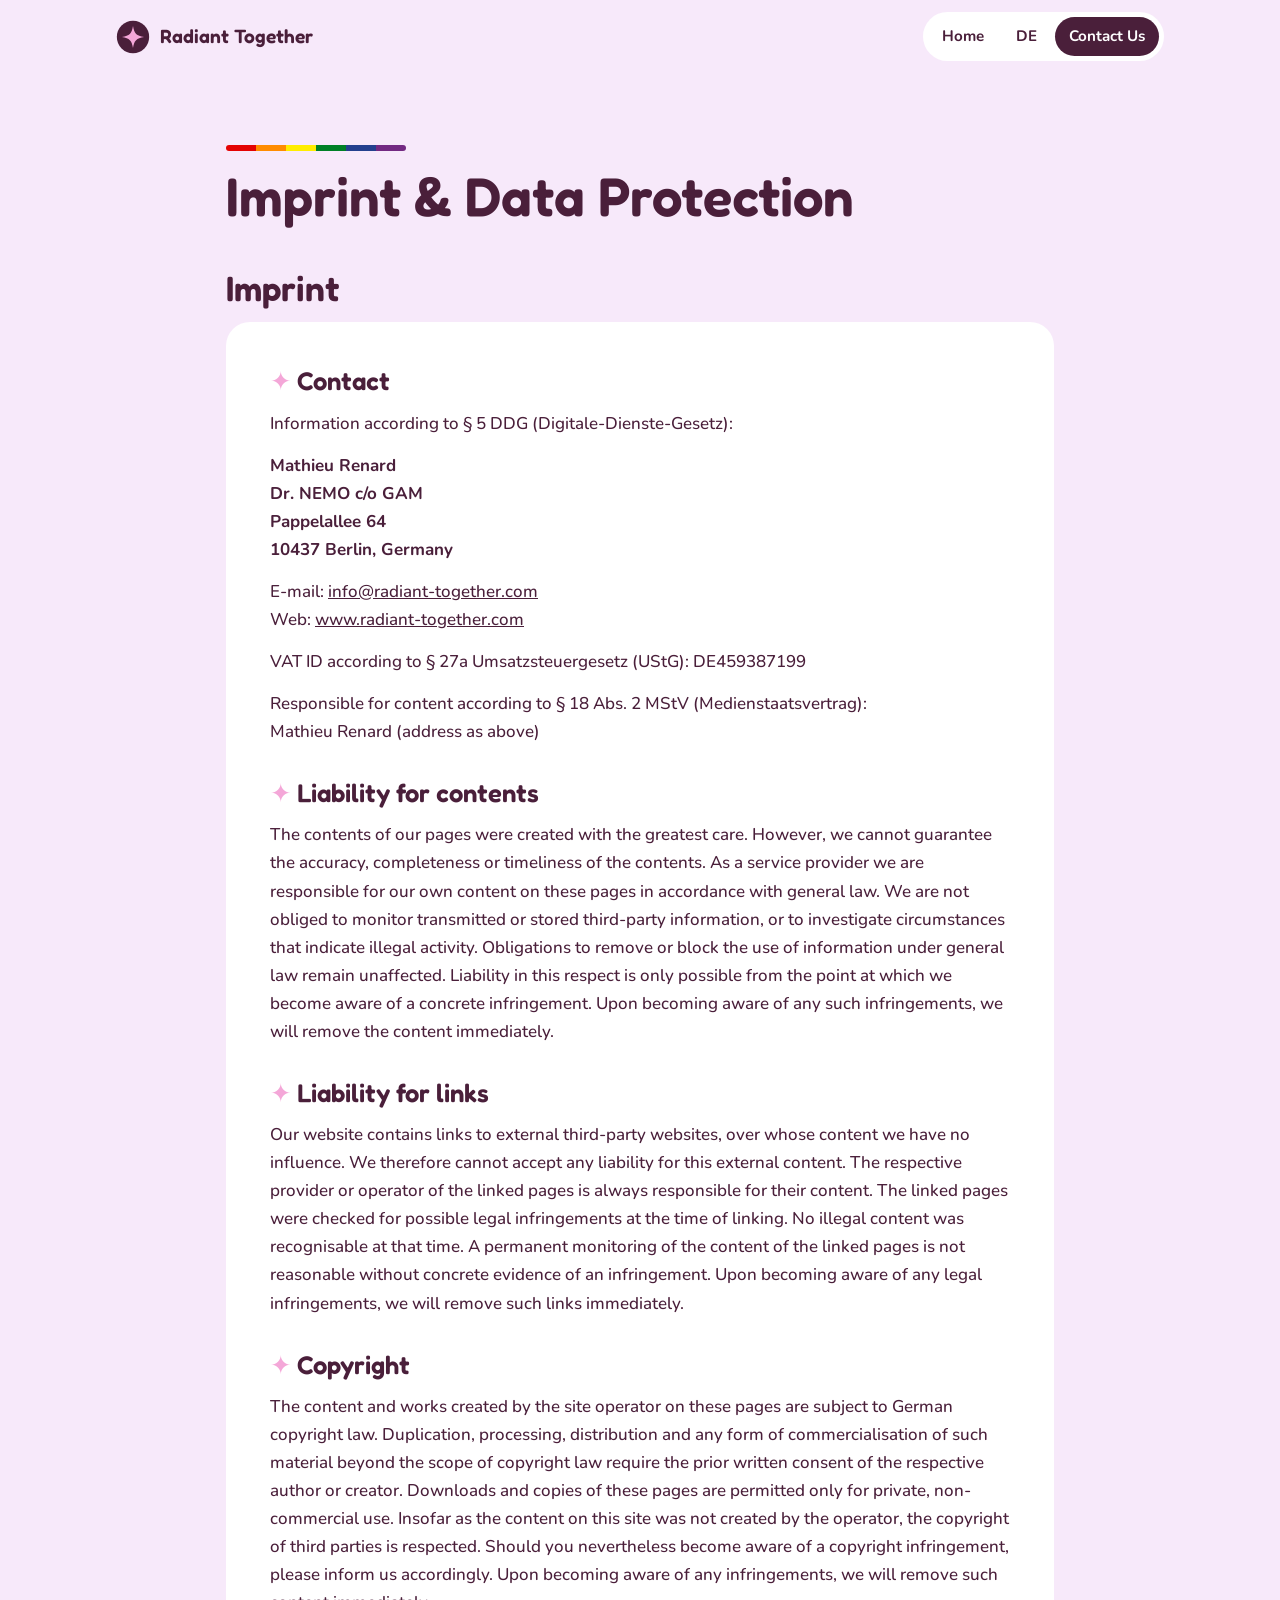
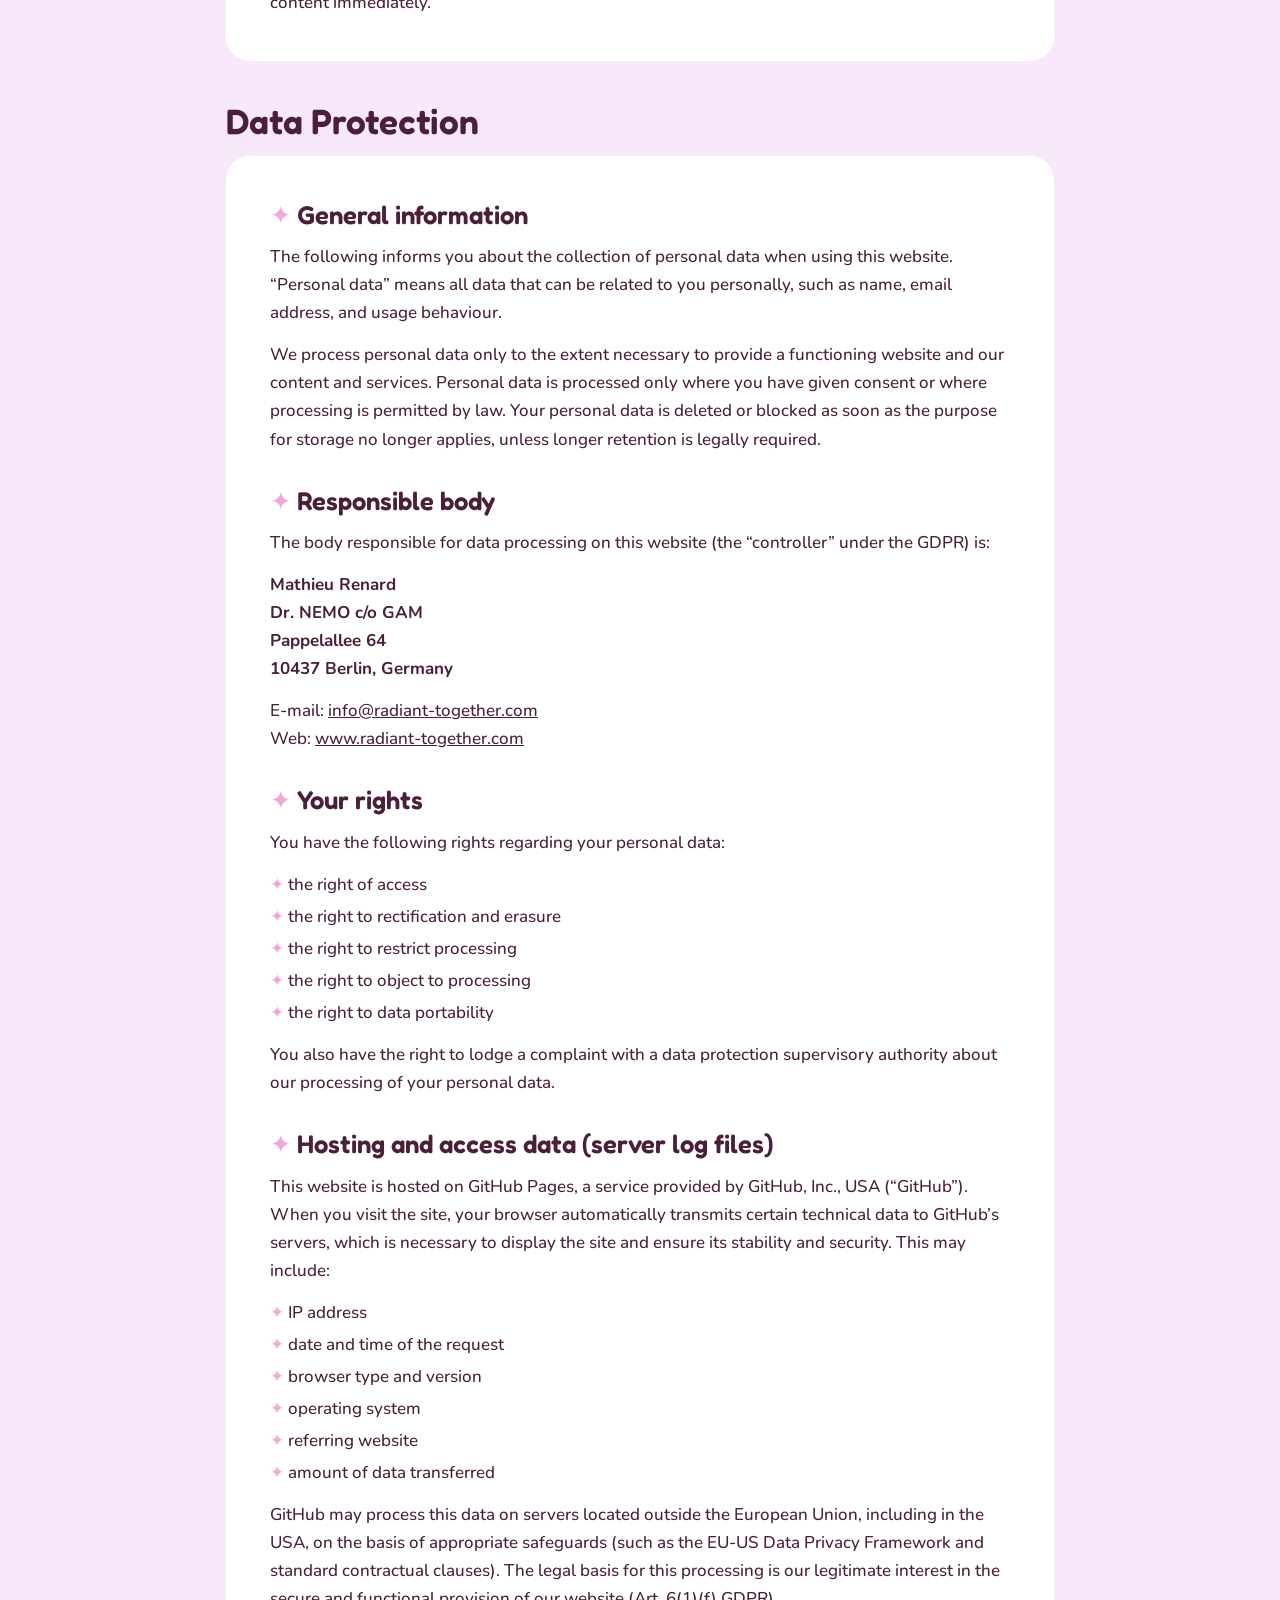
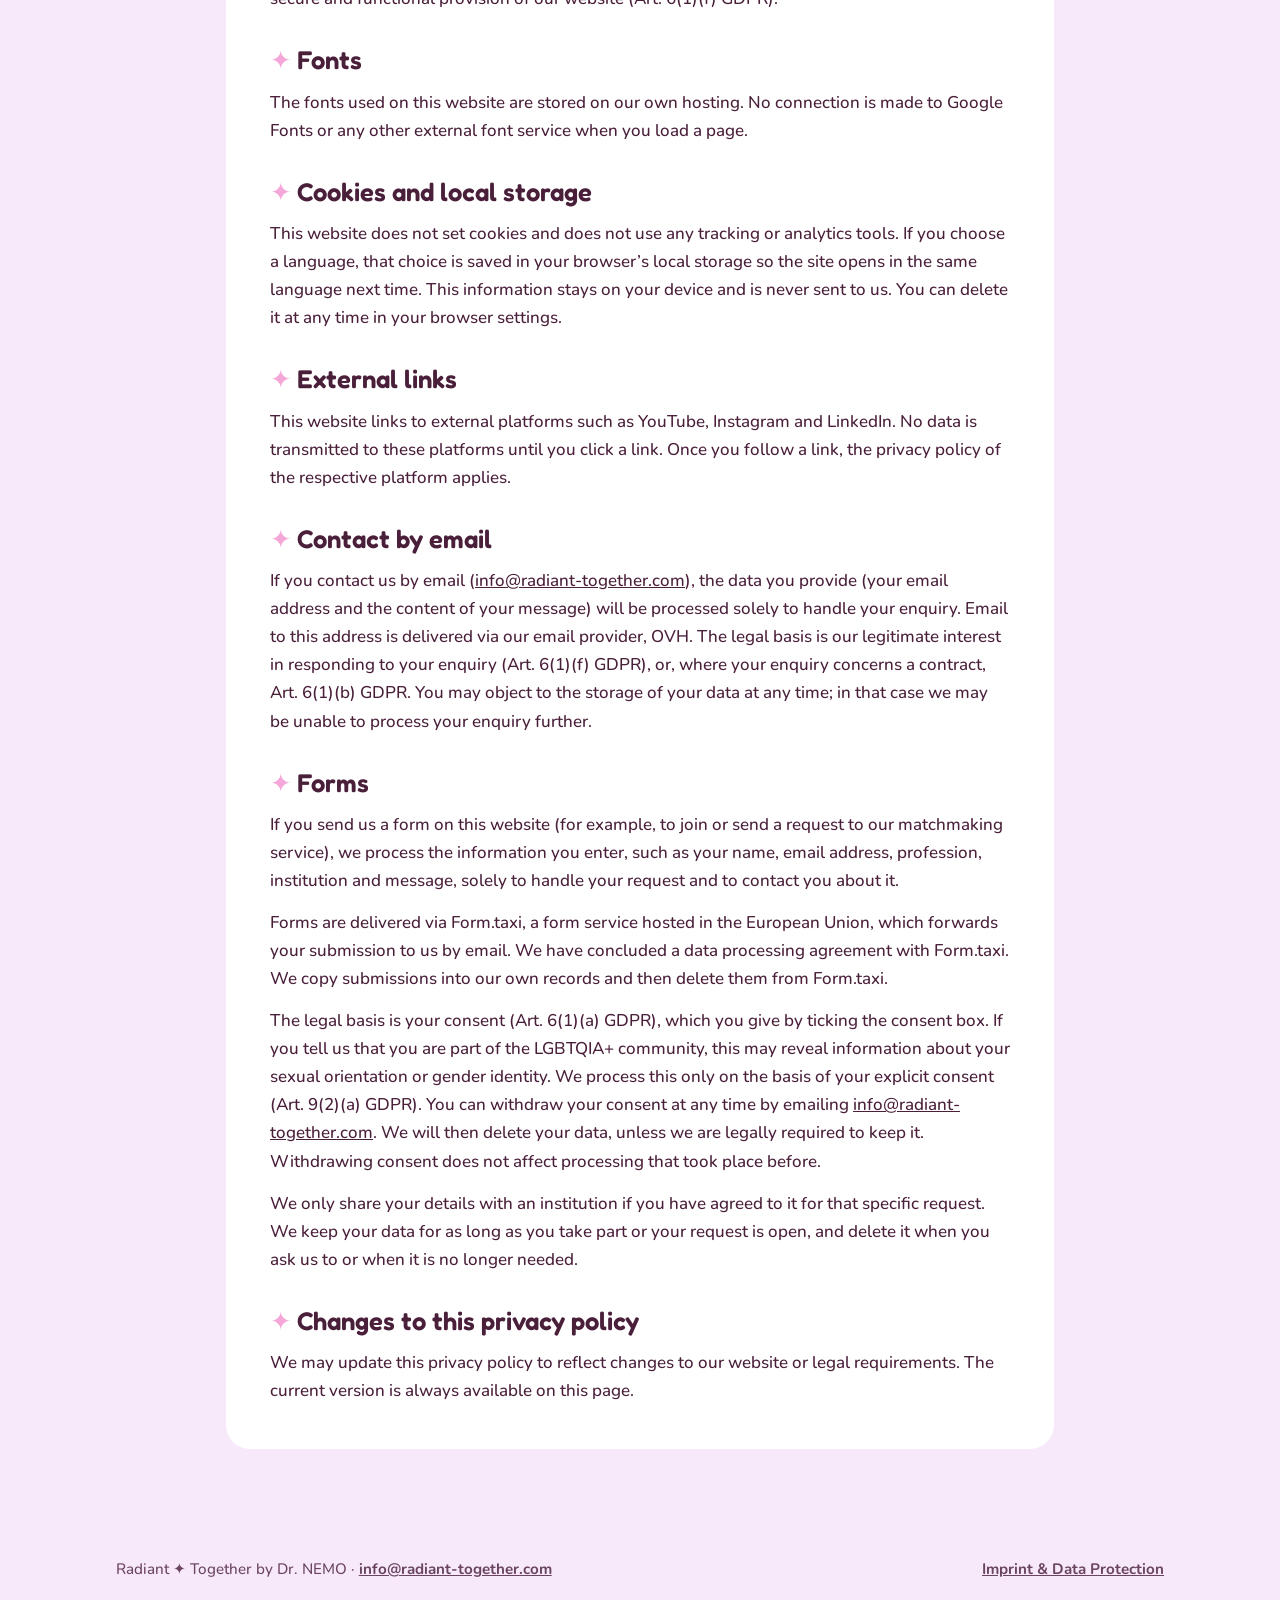
<file: imprint.html>
<!doctype html>
<html lang="en">
<head>
<meta charset="utf-8">
<meta name="viewport" content="width=device-width, initial-scale=1, viewport-fit=cover">
<title>Imprint &amp; Data Protection · Radiant Together</title>
<meta name="robots" content="noindex">
<link rel="icon" type="image/png" href="favicon.png">
<link rel="apple-touch-icon" href="favicon.png">
<link rel="stylesheet" href="/fonts/fonts.css">
<style>
:root{--bg:#f7e9fa;--card:#ffffff;--fg:#4a1f3a;--muted:#6b4560;--accent:#ecc7f3;--pop:#f4a7d8;--deep:#4a1f3a;--on-deep:#ffffff;color-scheme:light;
--display:"Fredoka","Nunito",ui-rounded,system-ui,sans-serif;--body:"Nunito",ui-rounded,system-ui,-apple-system,"Segoe UI",sans-serif}
*{box-sizing:border-box}
body{margin:0;background:var(--bg);color:var(--fg);font-family:var(--body);font-size:1.0625rem;line-height:1.65}
a{color:inherit}
h1,h2{font-family:var(--display);font-weight:600;line-height:1.15;margin:0;text-wrap:balance}
p,ul{margin:0}
:focus-visible{outline:3px solid var(--deep);outline-offset:3px;border-radius:10px}
.wrap{max-width:860px;margin:0 auto;padding-left:max(16px,env(safe-area-inset-left,0px));padding-right:max(16px,env(safe-area-inset-right,0px))}
.nav{padding-block:12px}
.nav .wrap{max-width:1080px;display:flex;align-items:center;justify-content:space-between;gap:16px;flex-wrap:wrap}
.brand{display:flex;align-items:center;gap:10px;text-decoration:none;font-family:var(--display);font-weight:600;font-size:1.2rem}
.mark{width:34px;height:34px;flex:none}
.links{display:flex;gap:4px;align-items:center;background:var(--card);padding:5px;border-radius:999px}
.links a{text-decoration:none;font-weight:700;font-size:.95rem;padding:7px 14px;border-radius:999px}
.links a:hover{background:var(--accent)}
.links a.cta{background:var(--deep);color:var(--on-deep)}
main{padding-block:clamp(32px,6vw,72px)}
.title{display:grid;gap:14px;margin-bottom:28px}
.title h1{font-size:clamp(2.2rem,6vw,3.4rem)}
.rainbow{height:6px;width:min(180px,50%);border-radius:999px;background:linear-gradient(90deg,#e40303 0 16.66%,#ff8c00 0 33.33%,#ffed00 0 50%,#008026 0 66.66%,#24408e 0 83.33%,#732982 0)}
.doc{background:var(--card);border-radius:24px;padding:clamp(22px,4vw,44px);display:grid;gap:14px}
.doc h2{font-size:clamp(1.3rem,2.6vw,1.6rem);margin-top:18px}
.doc h2:first-child{margin-top:0}
.doc h2::before{content:"\2726  ";color:var(--pop)}
.doc ul{padding-left:0;list-style:none;display:grid;gap:4px}
.doc li::before{content:"\2726  ";color:var(--pop)}
.doc .addr{font-weight:700}
.doc p,.doc li{overflow-wrap:anywhere}
.part{font-family:var(--display);font-weight:600;font-size:clamp(1.6rem,3.6vw,2.2rem);margin:40px 0 14px;scroll-margin-top:16px}
.part:first-child{margin-top:0}
footer{padding-block:36px 52px;font-size:.95rem;color:var(--muted)}
footer .wrap{max-width:1080px;display:flex;flex-wrap:wrap;justify-content:space-between;gap:14px;align-items:center}
footer nav{display:flex;gap:18px;flex-wrap:wrap}
footer a{font-weight:700}
</style>
</head>
<body>
<header class="nav">
  <div class="wrap">
    <a class="brand" href="./"><svg class="mark" viewBox="0 0 40 40" aria-hidden="true"><circle cx="20" cy="20" r="19" fill="#4a1f3a"/><path d="M20 7 C21.5 16 24 18.5 33 20 C24 21.5 21.5 24 20 33 C18.5 24 16 21.5 7 20 C16 18.5 18.5 16 20 7Z" fill="#f4a7d8"/></svg>Radiant Together</a>
    <nav class="links" aria-label="Main">
      <a href="./">Home</a>
      <a href="impressum.html">DE</a>
      <a class="cta" href="./#contact">Contact Us</a>
    </nav>
  </div>
</header>
<main>
  <div class="wrap">
    <div class="title"><div class="rainbow" aria-hidden="true"></div><h1>Imprint &amp; Data Protection</h1></div>
    <h2 class="part" id="imprint">Imprint</h2>
    <article class="doc">
      <h2>Contact</h2>
      <p>Information according to § 5 DDG (Digitale-Dienste-Gesetz):</p>
       <p class="addr">
        Mathieu Renard<br>
        Dr. NEMO c/o GAM<br>
        Pappelallee 64<br>
        10437 Berlin, Germany
      </p>
      <p>E-mail: <a href="mailto:info@radiant-together.com">info@radiant-together.com</a><br>Web: <a href="https://www.radiant-together.com">www.radiant-together.com</a></p>
      <p>VAT ID according to § 27a Umsatzsteuergesetz (UStG): DE459387199</p>
      <p>Responsible for content according to § 18 Abs. 2 MStV (Medienstaatsvertrag):<br>Mathieu Renard (address as above)</p>
      <h2>Liability for contents</h2>
      <p>The contents of our pages were created with the greatest care. However, we cannot guarantee the accuracy, completeness or timeliness of the contents. As a service provider we are responsible for our own content on these pages in accordance with general law. We are not obliged to monitor transmitted or stored third-party information, or to investigate circumstances that indicate illegal activity. Obligations to remove or block the use of information under general law remain unaffected. Liability in this respect is only possible from the point at which we become aware of a concrete infringement. Upon becoming aware of any such infringements, we will remove the content immediately.</p>
      <h2>Liability for links</h2>
      <p>Our website contains links to external third-party websites, over whose content we have no influence. We therefore cannot accept any liability for this external content. The respective provider or operator of the linked pages is always responsible for their content. The linked pages were checked for possible legal infringements at the time of linking. No illegal content was recognisable at that time. A permanent monitoring of the content of the linked pages is not reasonable without concrete evidence of an infringement. Upon becoming aware of any legal infringements, we will remove such links immediately.</p>
      <h2>Copyright</h2>
      <p>The content and works created by the site operator on these pages are subject to German copyright law. Duplication, processing, distribution and any form of commercialisation of such material beyond the scope of copyright law require the prior written consent of the respective author or creator. Downloads and copies of these pages are permitted only for private, non-commercial use. Insofar as the content on this site was not created by the operator, the copyright of third parties is respected. Should you nevertheless become aware of a copyright infringement, please inform us accordingly. Upon becoming aware of any infringements, we will remove such content immediately.</p>
    </article>
    <h2 class="part" id="privacy">Data Protection</h2>
    <article class="doc">
      <h2>General information</h2>
      <p>The following informs you about the collection of personal data when using this website. “Personal data” means all data that can be related to you personally, such as name, email address, and usage behaviour.</p>
      <p>We process personal data only to the extent necessary to provide a functioning website and our content and services. Personal data is processed only where you have given consent or where processing is permitted by law. Your personal data is deleted or blocked as soon as the purpose for storage no longer applies, unless longer retention is legally required.</p>
      <h2>Responsible body</h2>
      <p>The body responsible for data processing on this website (the “controller” under the GDPR) is:</p>
      <p class="addr">
        Mathieu Renard<br>
        Dr. NEMO c/o GAM<br>
        Pappelallee 64<br>
        10437 Berlin, Germany
      </p>
      
      <p>E-mail: <a href="mailto:info@radiant-together.com">info@radiant-together.com</a><br>Web: <a href="https://www.radiant-together.com">www.radiant-together.com</a></p>
      <h2>Your rights</h2>
      <p>You have the following rights regarding your personal data:</p>
      <ul>
        <li>the right of access</li>
        <li>the right to rectification and erasure</li>
        <li>the right to restrict processing</li>
        <li>the right to object to processing</li>
        <li>the right to data portability</li>
      </ul>
      <p>You also have the right to lodge a complaint with a data protection supervisory authority about our processing of your personal data.</p>
      <h2>Hosting and access data (server log files)</h2>
      <p>This website is hosted on GitHub Pages, a service provided by GitHub, Inc., USA (“GitHub”). When you visit the site, your browser automatically transmits certain technical data to GitHub’s servers, which is necessary to display the site and ensure its stability and security. This may include:</p>
      <ul>
        <li>IP address</li>
        <li>date and time of the request</li>
        <li>browser type and version</li>
        <li>operating system</li>
        <li>referring website</li>
        <li>amount of data transferred</li>
      </ul>
      <p>GitHub may process this data on servers located outside the European Union, including in the USA, on the basis of appropriate safeguards (such as the EU-US Data Privacy Framework and standard contractual clauses). The legal basis for this processing is our legitimate interest in the secure and functional provision of our website (Art. 6(1)(f) GDPR).</p>
      <h2>Fonts</h2>
      <p>The fonts used on this website are stored on our own hosting. No connection is made to Google Fonts or any other external font service when you load a page.</p>
      <h2>Cookies and local storage</h2>
      <p>This website does not set cookies and does not use any tracking or analytics tools. If you choose a language, that choice is saved in your browser’s local storage so the site opens in the same language next time. This information stays on your device and is never sent to us. You can delete it at any time in your browser settings.</p>
      <h2>External links</h2>
      <p>This website links to external platforms such as YouTube, Instagram and LinkedIn. No data is transmitted to these platforms until you click a link. Once you follow a link, the privacy policy of the respective platform applies.</p>
      <h2>Contact by email</h2>
      <p>If you contact us by email (<a href="mailto:info@radiant-together.com">info@radiant-together.com</a>), the data you provide (your email address and the content of your message) will be processed solely to handle your enquiry. Email to this address is delivered via our email provider, OVH. The legal basis is our legitimate interest in responding to your enquiry (Art. 6(1)(f) GDPR), or, where your enquiry concerns a contract, Art. 6(1)(b) GDPR. You may object to the storage of your data at any time; in that case we may be unable to process your enquiry further.</p>
      <h2>Forms</h2>
      <p>If you send us a form on this website (for example, to join or send a request to our matchmaking service), we process the information you enter, such as your name, email address, profession, institution and message, solely to handle your request and to contact you about it.</p>
      <p>Forms are delivered via Form.taxi, a form service hosted in the European Union, which forwards your submission to us by email. We have concluded a data processing agreement with Form.taxi. We copy submissions into our own records and then delete them from Form.taxi.</p>
      <p>The legal basis is your consent (Art. 6(1)(a) GDPR), which you give by ticking the consent box. If you tell us that you are part of the LGBTQIA+ community, this may reveal information about your sexual orientation or gender identity. We process this only on the basis of your explicit consent (Art. 9(2)(a) GDPR). You can withdraw your consent at any time by emailing <a href="mailto:info@radiant-together.com">info@radiant-together.com</a>. We will then delete your data, unless we are legally required to keep it. Withdrawing consent does not affect processing that took place before.</p>
      <p>We only share your details with an institution if you have agreed to it for that specific request. We keep your data for as long as you take part or your request is open, and delete it when you ask us to or when it is no longer needed.</p>
      <h2>Changes to this privacy policy</h2>
      <p>We may update this privacy policy to reflect changes to our website or legal requirements. The current version is always available on this page.</p>
    </article>
  </div>
</main>
<footer>
  <div class="wrap">
    <span>Radiant ✦ Together by Dr. NEMO · <a href="mailto:info@radiant-together.com">info@radiant-together.com</a></span>
    <nav aria-label="Legal"><a href="imprint.html">Imprint &amp; Data Protection</a></nav>
  </div>
</footer>
</body>
</html>
</file>
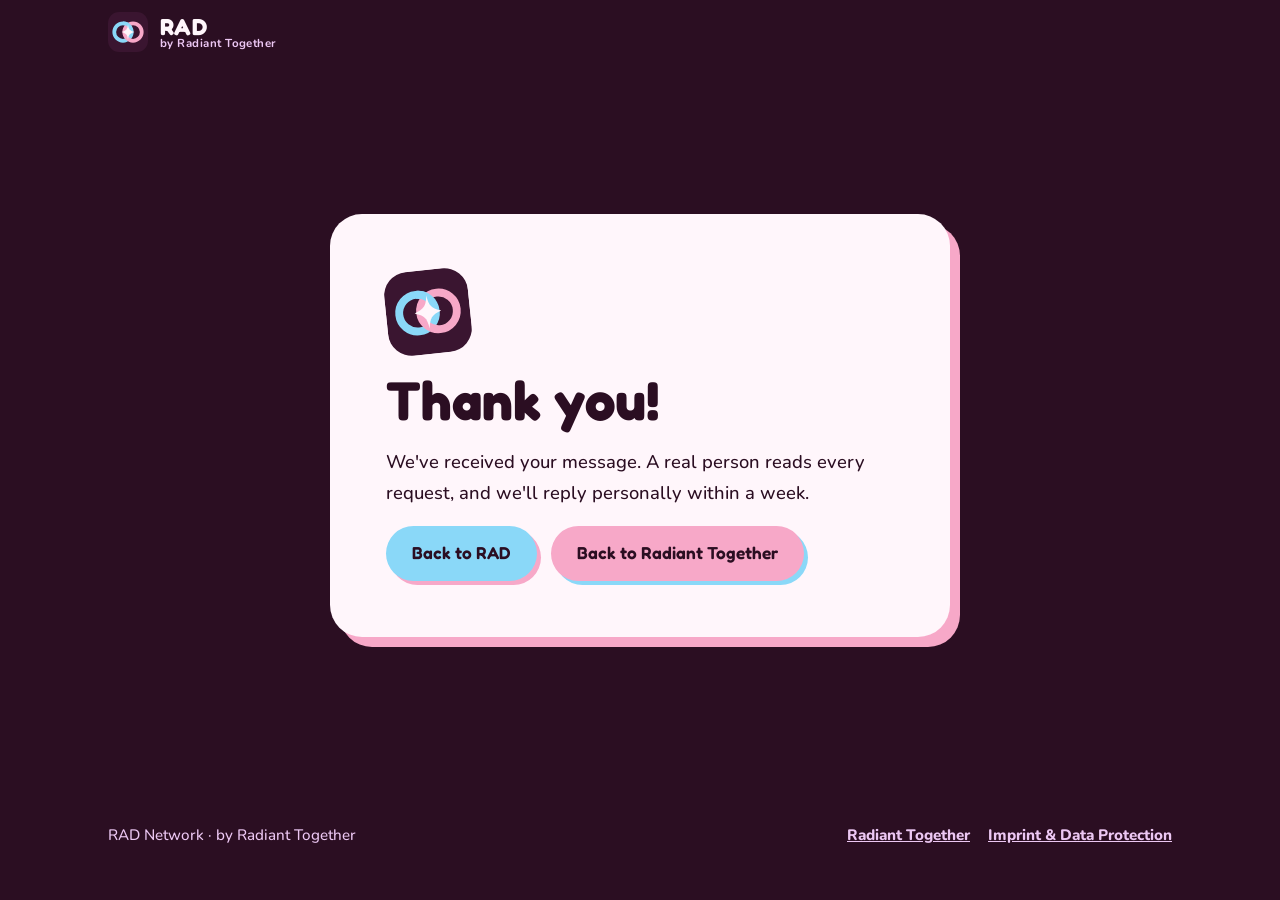
<file: rad-thanks.html>
<!doctype html>
<html lang="en">
<head>
<meta charset="utf-8">
<meta name="viewport" content="width=device-width, initial-scale=1, viewport-fit=cover">
<title>Thank you · RAD Network</title>
<meta name="robots" content="noindex, nofollow">
<link rel="icon" type="image/svg+xml" href="rad-logo.svg">
<link rel="stylesheet" href="/fonts/fonts.css">
<style>
/* RAD: a sister identity to Radiant Together. Same rounded type and sparkle, but darker, bolder, trans-flag palette, sticker cards with hard shadows */
:root{
  --ink:#2B0E22;        /* deep plum night */
  --plum:#4A1F3A;       /* Radiant Together bordeaux, the family link */
  --blue:#8AD8F8;       /* trans blue */
  --pink:#F7A8C8;       /* trans pink */
  --cream:#FFF6FB;      /* trans white, warmed */
  --lav:#ECC7F3;        /* RT lavender */
  --muted:#7a5670;
  --display:"Fredoka","Nunito",ui-rounded,system-ui,sans-serif;
  --body:"Nunito",ui-rounded,system-ui,-apple-system,"Segoe UI",sans-serif;
  color-scheme:light;
}
*{box-sizing:border-box}
html{scroll-behavior:smooth}
body{margin:0;background:var(--cream);color:var(--ink);font-family:var(--body);font-size:1.0625rem;line-height:1.65;overflow-x:hidden}
a{color:inherit}
h1,h2,h3{font-family:var(--display);font-weight:700;line-height:1.05;margin:0;text-wrap:balance}
p{margin:0}
:focus-visible{outline:3px solid var(--blue);outline-offset:3px;border-radius:10px}
.wrap{max-width:1100px;margin:0 auto;padding-left:max(18px,env(safe-area-inset-left,0px));padding-right:max(18px,env(safe-area-inset-right,0px))}
.band{padding-block:clamp(48px,6vw,88px)}
.band.lav{background:var(--ink);color:var(--cream)}
.band.lav .svc{border-color:var(--cream)}
.band.howband{background:var(--lav);color:var(--ink)}
.band.howband .st{text-decoration-color:var(--cream)}
.band.howband .svc{box-shadow:7px 7px 0 var(--ink)}
.band.lav .section-head p{color:var(--lav)}

/* sticker headings: a highlighter swipe instead of RT's sparkle prefix */
.st{text-decoration:underline;text-decoration-color:var(--pink);text-decoration-thickness:.3em;text-underline-offset:-.14em;text-decoration-skip-ink:none}
.band.lav .st{text-decoration-color:#7a2f63}
.section-head{display:grid;gap:12px;margin-bottom:clamp(28px,4vw,44px)}
.section-head h2{font-size:clamp(2.1rem,5vw,3.6rem)}
.section-head p{color:var(--muted);font-size:1.15rem;max-width:60ch}

/* nav */
.nav{position:sticky;top:0;z-index:20;background:var(--ink);color:var(--cream);padding-block:12px}
.nav .wrap{display:flex;align-items:center;justify-content:space-between;gap:16px}
.brand{display:flex;align-items:center;gap:12px;text-decoration:none}
.mark{width:40px;height:40px;flex:none}
.brand-text{display:grid;line-height:1}
.brand-text b{font-family:var(--display);font-weight:700;font-size:1.45rem;letter-spacing:.06em}
.brand-text small{font-size:.72rem;font-weight:700;color:var(--lav);letter-spacing:.04em}
.links{display:flex;gap:6px;align-items:center}
.links a{text-decoration:none;font-weight:800;font-size:.95rem;padding:8px 14px;border-radius:999px;white-space:nowrap}
.links a:hover{background:rgba(255,255,255,.12)}
.links a.cta{background:var(--blue);color:var(--ink);box-shadow:3px 3px 0 var(--pink)}
@media (max-width:640px){.links a:not(.cta){display:none}}
.langmenu{position:relative}
.langmenu summary{list-style:none;cursor:pointer;width:38px;height:38px;border-radius:50%;display:grid;place-items:center}
.langmenu summary::-webkit-details-marker{display:none}
.langmenu summary:hover,.langmenu[open] summary{background:rgba(255,255,255,.12)}
.langmenu summary svg{width:20px;height:20px}
.langmenu .menu{position:absolute;right:0;top:calc(100% + 10px);background:var(--cream);color:var(--ink);border:3px solid var(--ink);border-radius:16px;padding:6px;display:grid;gap:2px;min-width:160px;box-shadow:5px 5px 0 var(--pink);z-index:30}
.langmenu .menu button{font:inherit;font-weight:800;font-size:.95rem;text-align:left;border:0;background:transparent;color:inherit;padding:8px 12px;border-radius:10px;cursor:pointer;display:flex;gap:12px}
.langmenu .menu button:hover{background:var(--lav)}
.langmenu .menu button[aria-current="true"]{background:var(--blue)}
.langmenu .code{font-family:var(--display);font-weight:700;min-width:2.2ch}
.burger{display:none;width:38px;height:38px;border-radius:50%;border:0;background:transparent;color:var(--cream);cursor:pointer;place-items:center;padding:0}
.burger svg{width:22px;height:22px}
.mobile-menu{position:absolute;left:18px;right:18px;top:calc(100% + 6px);background:var(--cream);color:var(--ink);border:3px solid var(--ink);border-radius:22px;padding:8px;display:grid;gap:2px;box-shadow:6px 6px 0 var(--blue);z-index:25}
.mobile-menu a{text-decoration:none;font-family:var(--display);font-weight:600;font-size:1.15rem;padding:12px 16px;border-radius:14px}
.mobile-menu a:hover{background:var(--lav)}
.mobile-menu a.cta{background:var(--ink);color:var(--cream);text-align:center;margin-top:4px}
@media (max-width:640px){.burger{display:grid}.links a.cta{display:none}}
@media (min-width:641px){.mobile-menu{display:none!important}}
[hidden]{display:none!important}

/* hero */
.hero{background:var(--ink);color:var(--cream);padding-block:clamp(36px,6vw,80px) clamp(56px,8vw,104px);position:relative;overflow:hidden}
.hero .wrap{position:relative;z-index:1;display:grid;gap:26px;grid-template-columns:minmax(0,1.25fr) minmax(0,.75fr);align-items:center}
@media (max-width:860px){.hero .wrap{grid-template-columns:minmax(0,1fr)}.hero-art{order:-1;justify-self:start;width:120px!important;transform:rotate(-4deg)}}
.eyebrow{font-family:var(--display);font-weight:600;font-size:.9rem;letter-spacing:.12em;text-transform:uppercase;color:var(--lav);display:inline-flex;align-items:center;gap:8px}
.eyebrow::before{content:"✦";color:var(--pink);letter-spacing:0}
.hero h1{font-size:clamp(2.6rem,7vw,5.2rem);letter-spacing:-.01em;margin-top:10px}
.tilt{display:inline-block;background:var(--cream);color:var(--ink);padding:0 .22em .06em;border-radius:.35em;transform:rotate(-3deg);box-shadow:.08em .08em 0 var(--pink);white-space:nowrap}
.hero .lede{font-size:clamp(1.1rem,2vw,1.3rem);max-width:56ch;color:var(--lav);font-weight:600}
.hero .copy-col{display:grid;gap:22px}
.hero-art{width:100%;max-width:340px;justify-self:end;transform:rotate(4deg);filter:drop-shadow(10px 10px 0 var(--plum))}
.btns{display:flex;gap:14px;flex-wrap:wrap}
.btn{display:inline-flex;align-items:center;justify-content:center;text-decoration:none;font-family:var(--display);font-weight:600;font-size:1.08rem;padding:13px 26px;border-radius:999px;border:3px solid var(--ink);transition:transform .15s,box-shadow .15s}
.btn.primary{background:var(--pink);color:var(--ink);box-shadow:5px 5px 0 var(--blue)}
.btn.soft{background:var(--cream);color:var(--ink);box-shadow:5px 5px 0 var(--pink)}
.hero .btns{align-items:center;gap:12px}
.hero .btn{border:0;padding:16px 29px}
.btn.inst{background:var(--blue);color:var(--ink);box-shadow:4px 4px 0 var(--pink)}
.btn.pro{background:var(--pink);color:var(--ink);box-shadow:4px 4px 0 var(--blue)}
.hero .btn:active{box-shadow:none}
.btn-spark{width:30px;height:30px;flex:none}
@media (max-width:480px){.hero .btns{flex-wrap:nowrap;gap:8px}.hero .btn{padding:14px 17px;font-size:.98rem;white-space:nowrap}.btn-spark{width:22px;height:22px}}
.hero .btn:active{transform:translate(1px,1px)}
.btn:hover{transform:translate(-2px,-2px)}
.btn:active{transform:translate(3px,3px);box-shadow:none}

/* marquee: trans stripes */
.topics{background:linear-gradient(var(--blue) 0 20%,var(--pink) 0 40%,var(--cream) 0 60%,var(--pink) 0 80%,var(--blue) 0);border-block:3px solid var(--ink);overflow:hidden;padding-block:14px}
.topics-track{display:flex;gap:30px;width:max-content;animation:scroll 45s linear infinite}
.topics span{font-family:var(--display);font-weight:700;font-size:1.15rem;white-space:nowrap;display:inline-flex;align-items:center;gap:30px;color:var(--ink);background:var(--cream);padding:2px 14px;border-radius:999px;border:2px solid var(--ink)}
@keyframes scroll{to{transform:translateX(-50%)}}

/* split intro */
.split{display:grid;grid-template-columns:repeat(auto-fit,minmax(min(100%,320px),1fr));gap:clamp(28px,5vw,64px)}
.split > *{display:grid;gap:14px;align-content:start;min-width:0}
.split h2{font-size:clamp(1.8rem,3.8vw,2.7rem)}
.split p{font-size:clamp(1.12rem,1.9vw,1.3rem);line-height:1.6}

/* sticker cards */
.svc{background:var(--cream);color:var(--ink);border:3px solid var(--ink);border-radius:24px;padding:clamp(22px,3vw,30px);display:grid;gap:12px;align-content:start;min-width:0;box-shadow:7px 7px 0 var(--pink)}
.svc:nth-child(3n+2){box-shadow:7px 7px 0 var(--blue)}
.svc:nth-child(3n+3){box-shadow:7px 7px 0 var(--lav)}
.svc h3{font-size:clamp(1.4rem,2.6vw,1.75rem)}
.services{display:grid;grid-template-columns:repeat(3,minmax(0,1fr));gap:22px}
@media (max-width:860px){.services{grid-template-columns:minmax(0,1fr)}}
.rad-steps{display:grid;grid-template-columns:repeat(3,minmax(0,1fr));gap:22px;counter-reset:s}
@media (max-width:860px){.rad-steps{grid-template-columns:minmax(0,1fr)}}
.rad-steps .svc h3::before{counter-increment:s;content:counter(s);display:inline-grid;place-items:center;width:38px;height:38px;border-radius:12px;background:var(--ink);color:var(--cream);font-size:1.1rem;margin-right:10px;vertical-align:middle;transform:rotate(-6deg)}
.how{margin-top:26px;background:var(--plum);color:var(--cream);border-radius:24px;padding:clamp(22px,3vw,32px);display:grid;gap:18px;border:3px solid var(--cream)}
.how h3{font-size:1.6rem;margin-bottom:6px}
.pills{display:flex;flex-wrap:wrap;gap:10px}
.pill{font-family:var(--display);font-weight:600;padding:7px 18px;border-radius:999px;color:var(--ink);border:2px solid var(--ink)}
.pills .pill:nth-child(1){background:var(--blue)}.pills .pill:nth-child(2){background:var(--pink)}.pills .pill:nth-child(3){background:var(--cream)}

/* professions */
.profs{display:flex;flex-wrap:wrap;gap:12px}
.prof{background:var(--cream);border:3px solid var(--ink);border-radius:999px;padding:9px 18px;font-family:var(--display);font-weight:600;display:inline-flex;gap:10px;align-items:center;box-shadow:4px 4px 0 var(--blue)}
.prof:nth-child(even){box-shadow:4px 4px 0 var(--pink)}
.prof small{font-family:var(--body);font-weight:800;font-size:.72rem;background:var(--ink);color:var(--cream);padding:2px 9px;border-radius:999px}
.prof.more{background:var(--ink);color:var(--cream);box-shadow:4px 4px 0 var(--pink)}
.prof.soon{border-style:dashed;box-shadow:none;color:var(--muted);background:transparent}
.prof.soon small{background:var(--lav);color:var(--ink)}
.note{color:var(--muted);font-size:.95rem;margin-top:18px}

/* forms */
.forms{display:grid;grid-template-columns:repeat(2,minmax(0,1fr));gap:26px;align-items:start}
@media (max-width:860px){.forms{grid-template-columns:minmax(0,1fr)}}
.forms form{gap:6px}
.forms .hint{color:var(--muted);font-size:.98rem;margin-bottom:6px}
.forms label{font-weight:800;font-size:.95rem;margin-top:10px}
.forms input,.forms select,.forms textarea{width:100%;font:inherit;color:var(--ink);padding:11px 14px;border:3px solid var(--ink);border-radius:14px;background:#fff}
.forms input:focus,.forms select:focus,.forms textarea:focus{outline:none;box-shadow:4px 4px 0 var(--blue)}
.forms textarea{min-height:96px;resize:vertical}
.forms .check{display:flex;gap:10px;align-items:flex-start;font-weight:600;font-size:.92rem;margin-top:12px}
.forms .check input{width:auto;margin-top:5px;flex:none;accent-color:var(--plum)}
.forms button.btn{cursor:pointer;margin-top:16px;width:100%}

/* roadmap */
.road{display:grid;grid-template-columns:repeat(3,minmax(0,1fr));gap:18px}
@media (max-width:760px){.road{grid-template-columns:minmax(0,1fr)}}
.road div{background:transparent;border:3px dashed var(--lav);border-radius:20px;padding:18px 20px;display:grid;gap:4px}
.road div:first-child{border-style:solid;border-color:var(--blue);background:rgba(138,216,248,.12)}
.road b{font-family:var(--display);font-weight:700;font-size:1.3rem;color:var(--pink)}

/* faq */
.faq details{background:var(--cream);border:3px solid var(--ink);border-radius:18px;padding:16px 20px;margin-bottom:14px;box-shadow:5px 5px 0 var(--lav)}
.faq details[open]{box-shadow:5px 5px 0 var(--blue)}
.faq summary{font-family:var(--display);font-weight:600;font-size:1.18rem;cursor:pointer}
.faq details p{margin-top:8px}

/* trans stripe divider */
.rainbow{height:10px;width:min(260px,70%);border-radius:999px;border:2px solid var(--ink);background:linear-gradient(90deg,var(--blue) 0 20%,var(--pink) 0 40%,#fff 0 60%,var(--pink) 0 80%,var(--blue) 0)}
.rainbow.center{margin-inline:auto}

/* contact */
.contact{background:var(--ink);color:var(--cream);border-radius:32px;padding:clamp(32px,6vw,60px);display:grid;gap:18px;justify-items:start;box-shadow:10px 10px 0 var(--pink)}
.contact h2{font-size:clamp(2rem,5vw,3.2rem)}
.mailrow{display:flex;flex-wrap:wrap;gap:10px;align-items:center}
.mail{font-family:var(--display);font-weight:600;font-size:clamp(.95rem,4vw,1.5rem);background:var(--blue);color:var(--ink);border-radius:999px;padding:10px 20px;overflow-wrap:anywhere;text-decoration:none}
.copy{font-family:var(--display);font-weight:600;font-size:1rem;padding:10px 18px;border-radius:999px;border:3px solid var(--cream);background:transparent;color:var(--cream);cursor:pointer}
.copy:hover{background:var(--cream);color:var(--ink)}

footer{padding-block:36px 52px;font-size:.95rem;color:var(--muted)}
footer .wrap{display:flex;flex-wrap:wrap;justify-content:space-between;gap:14px;align-items:center}
footer nav{display:flex;gap:18px;flex-wrap:wrap}
footer a{font-weight:800}
.family{display:inline-flex;align-items:center;gap:8px}
.family svg{width:22px;height:22px}

@media (prefers-reduced-motion:reduce){*,*::before,*::after{animation:none!important;transition:none!important}html{scroll-behavior:auto}}
</style>
<style>
body{background:var(--ink);color:var(--cream);min-height:100vh;display:flex;flex-direction:column}
.thanks{flex:1;display:grid;place-items:center;padding-block:clamp(40px,8vw,96px)}
.thanks .card{background:var(--cream);color:var(--ink);border-radius:32px;padding:clamp(28px,6vw,56px);max-width:620px;display:grid;gap:18px;justify-items:start;box-shadow:10px 10px 0 var(--pink)}
.thanks-art{width:84px;height:84px;transform:rotate(-6deg)}
.thanks h1{font-size:clamp(2.2rem,6vw,3.4rem)}
.thanks p{font-size:1.15rem}
.thanks .btn.alt{background:var(--pink);box-shadow:4px 4px 0 var(--blue)}
.thanks .btn{border:0;background:var(--blue);color:var(--ink);box-shadow:4px 4px 0 var(--pink)}
footer{color:var(--lav)}
</style>
</head>
<body>
<header class="nav">
  <div class="wrap">
    <a class="brand" href="rad.html" aria-label="RAD Network by Radiant Together">
      <svg class="mark" viewBox="0 0 64 64" aria-hidden="true"><rect width="64" height="64" rx="18" fill="#3a1530"/><circle cx="24" cy="32" r="14" fill="none" stroke="#8AD8F8" stroke-width="6"/><circle cx="40" cy="32" r="14" fill="none" stroke="#F7A8C8" stroke-width="6"/><path d="M24 18 A14 14 0 0 1 36.1 25" fill="none" stroke="#8AD8F8" stroke-width="6"/><path d="M32 19.4 C33.08 27.44 34.88 29.48 42.2 32 C34.88 34.52 33.08 36.56 32 44.6 C30.92 36.56 29.12 34.52 21.8 32 C29.12 29.48 30.92 27.44 32 19.4Z" fill="#FFF6FB"/></svg>
      <span class="brand-text"><b>RAD</b><small data-i18n="byRT">by Radiant Together</small></span>
    </a>
  </div>
</header>
<main class="thanks">
  <div class="wrap" style="display:grid;place-items:center">
    <div class="card">
      <svg class="thanks-art" viewBox="0 0 64 64" aria-hidden="true"><rect width="64" height="64" rx="18" fill="#3a1530"/><circle cx="24" cy="32" r="14" fill="none" stroke="#8AD8F8" stroke-width="6"/><circle cx="40" cy="32" r="14" fill="none" stroke="#F7A8C8" stroke-width="6"/><path d="M24 18 A14 14 0 0 1 36.1 25" fill="none" stroke="#8AD8F8" stroke-width="6"/><path d="M32 19.4 C33.08 27.44 34.88 29.48 42.2 32 C34.88 34.52 33.08 36.56 32 44.6 C30.92 36.56 29.12 34.52 21.8 32 C29.12 29.48 30.92 27.44 32 19.4Z" fill="#FFF6FB"/></svg>
      <h1 data-i18n="t">Thank you!</h1>
      <p data-i18n="x">We've received your message. A real person reads every request, and we'll reply personally within a week.</p>
      <div class="btns"><a class="btn" href="rad.html" data-i18n="b">Back to RAD</a><a class="btn alt" href="index.html" data-i18n="b2">Back to Radiant Together</a></div>
    </div>
  </div>
</main>
<footer>
  <div class="wrap">
    <span>RAD Network · <span data-i18n="byRT">by Radiant Together</span></span>
    <nav aria-label="Legal"><a href="index.html">Radiant Together</a><a href="imprint.html" data-href-de="impressum.html" data-i18n="legal">Imprint &amp; Data Protection</a></nav>
  </div>
</footer>
<script>
(function(){
  var DE={t:'Vielen Dank!',x:'Wir haben Ihre Nachricht erhalten. Jede Anfrage wird persönlich gelesen, und wir antworten Ihnen innerhalb einer Woche.',b:'Zurück zu RAD',b2:'Zurück zu Radiant Together',byRT:'von Radiant Together',legal:'Impressum &amp; Datenschutz'};
  var lang='en';try{lang=localStorage.getItem('rt-lang')||'en'}catch(e){}
  if(lang!=='de')return;
  document.documentElement.lang='de';document.title='Vielen Dank · RAD Network';
  [].forEach.call(document.querySelectorAll('[data-i18n]'),function(el){var k=el.getAttribute('data-i18n');if(DE[k])el.innerHTML=DE[k]});
  [].forEach.call(document.querySelectorAll('[data-href-de]'),function(el){el.setAttribute('href',el.getAttribute('data-href-de'))});
})();
</script>
</body>
</html>
</file>
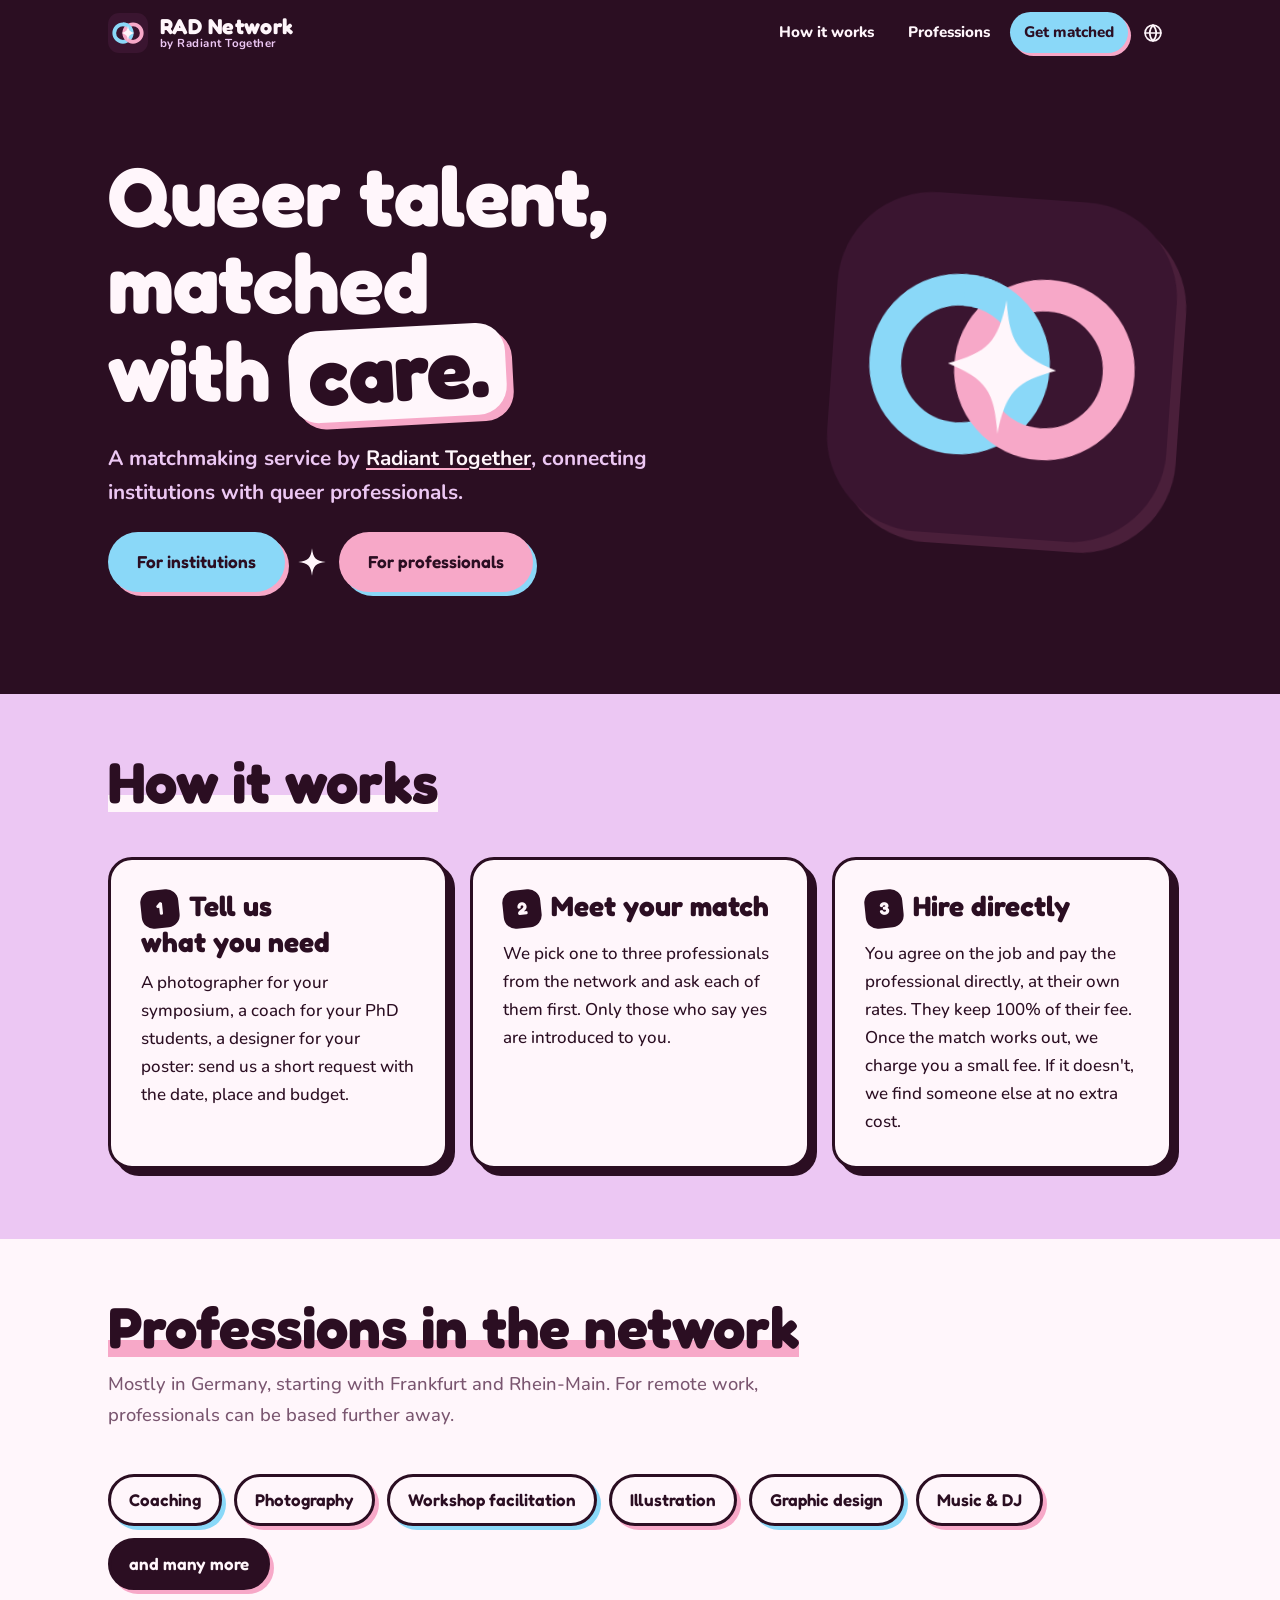
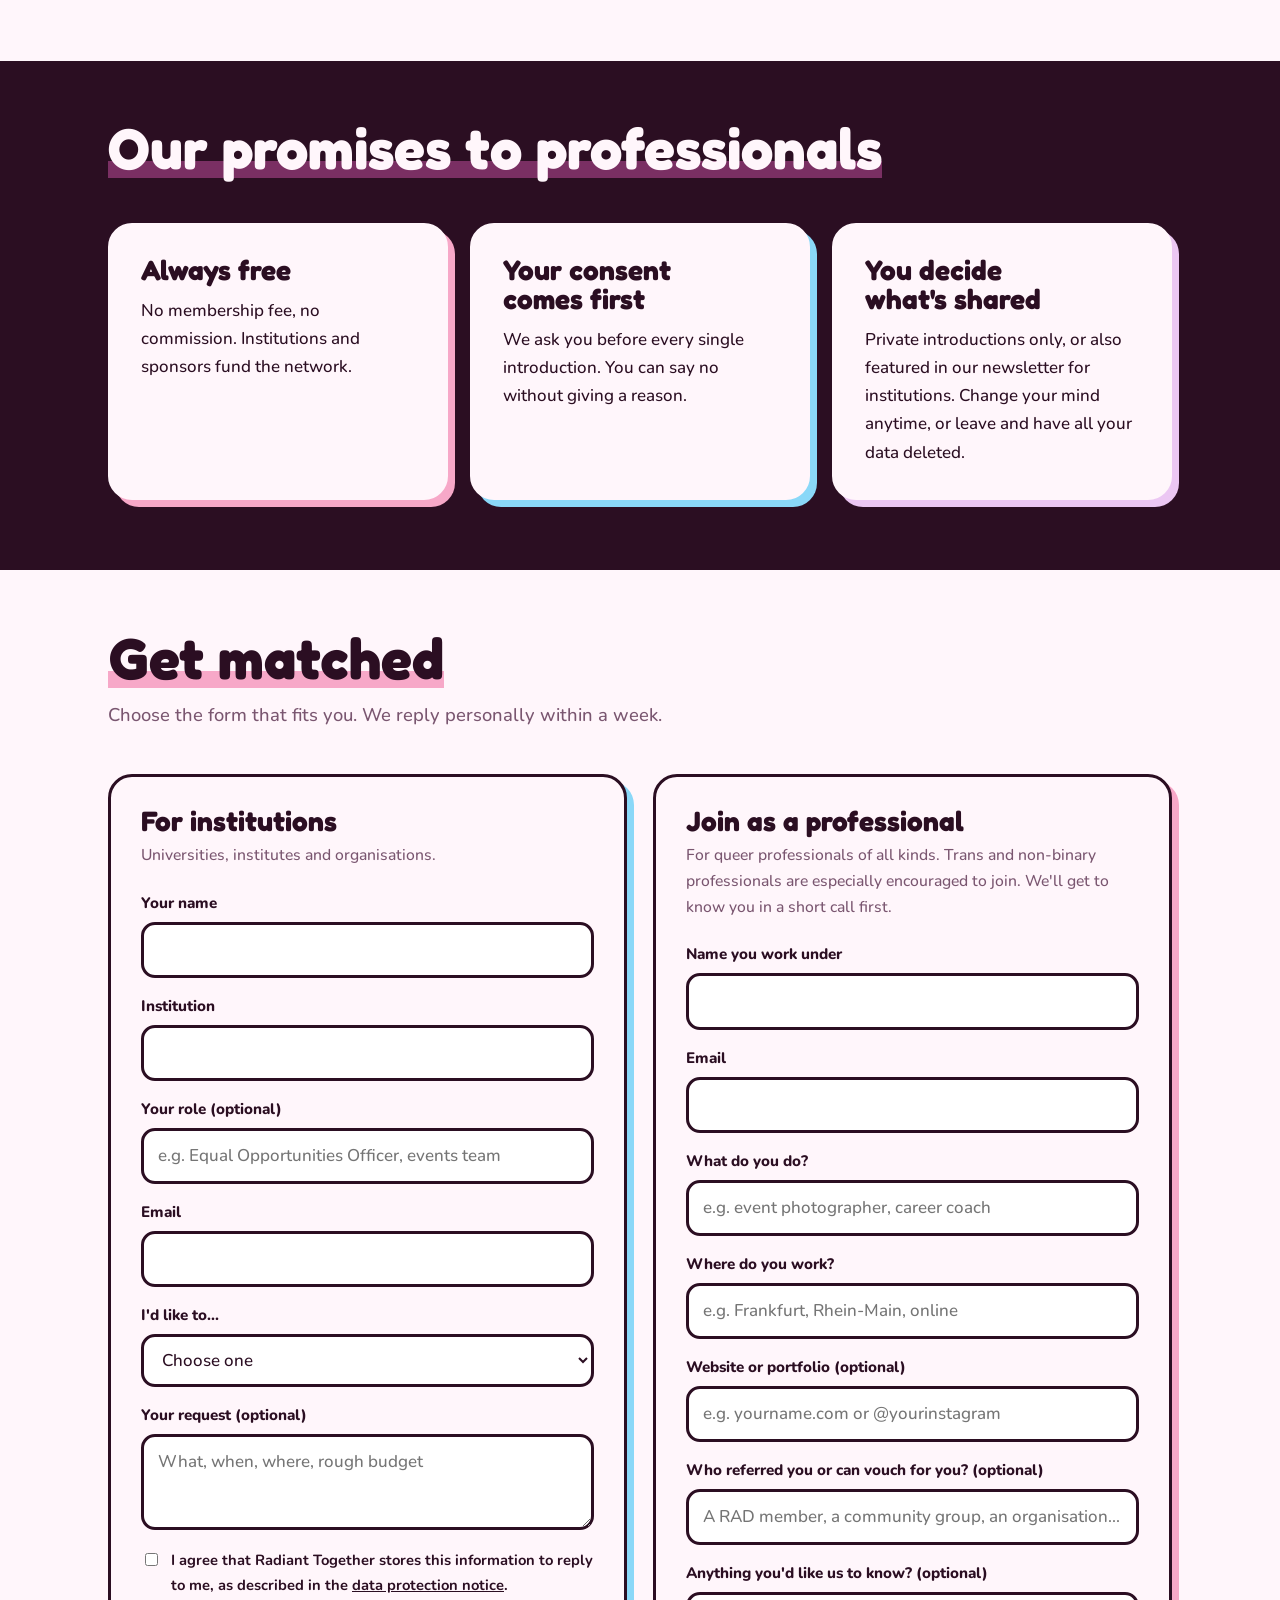
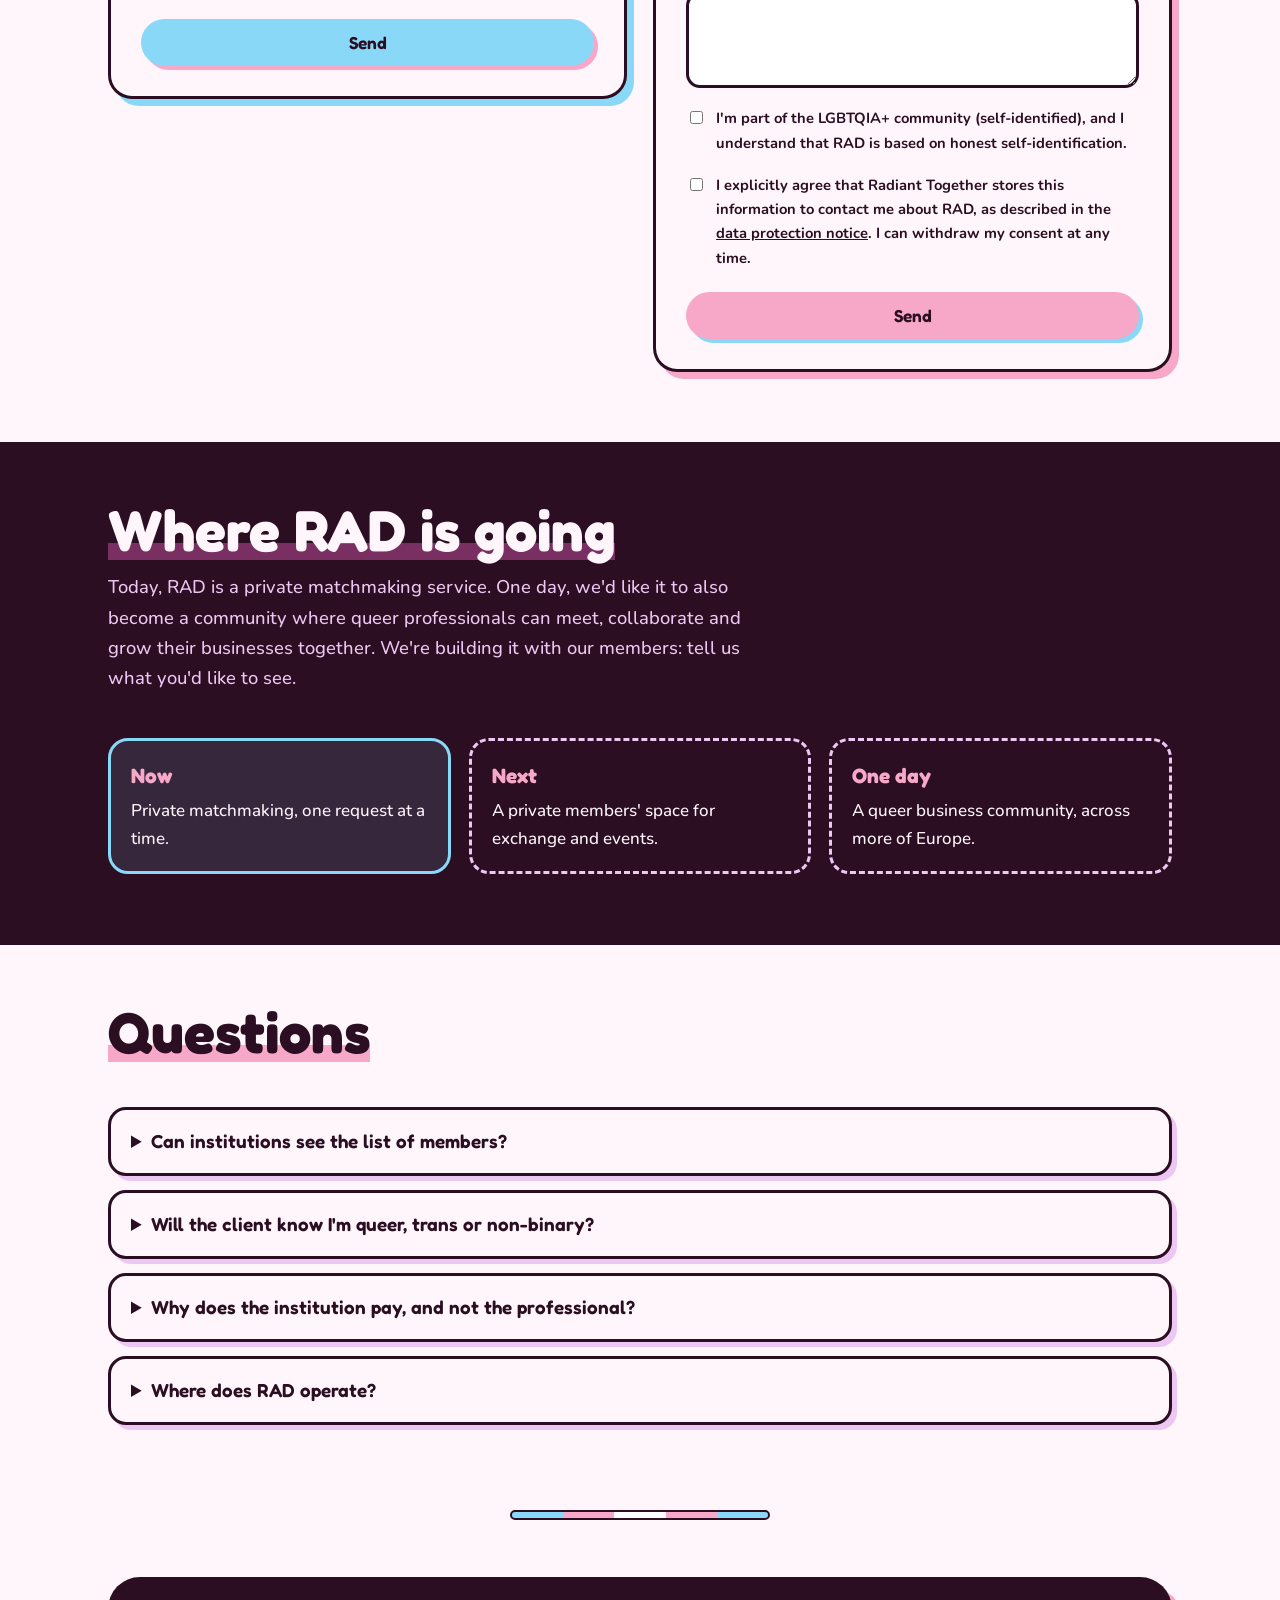
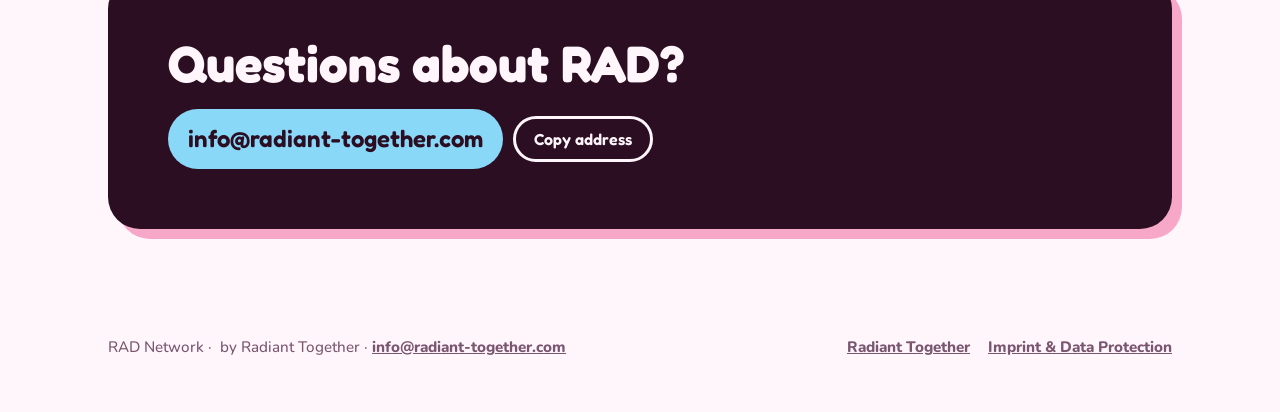
<file: rad.html>
<!doctype html>
<html lang="en">
<head>
<meta charset="utf-8">
<meta name="viewport" content="width=device-width, initial-scale=1, viewport-fit=cover">
<title>RAD Network · by Radiant Together</title>
<meta name="robots" content="noindex, nofollow">
<link rel="icon" type="image/svg+xml" href="rad-logo.svg">
<meta name="description" content="RAD Network by Radiant Together: a matchmaking service between institutions and queer professionals, open to all, with trans and non-binary people especially encouraged.">
<link rel="stylesheet" href="/fonts/fonts.css">
<style>
/* RAD: a sister identity to Radiant Together. Same rounded type and sparkle, but darker, bolder, trans-flag palette, sticker cards with hard shadows */
:root{
  --ink:#2B0E22;        /* deep plum night */
  --plum:#4A1F3A;       /* Radiant Together bordeaux, the family link */
  --blue:#8AD8F8;       /* trans blue */
  --pink:#F7A8C8;       /* trans pink */
  --cream:#FFF6FB;      /* trans white, warmed */
  --lav:#ECC7F3;        /* RT lavender */
  --muted:#7a5670;
  --display:"Fredoka","Nunito",ui-rounded,system-ui,sans-serif;
  --body:"Nunito",ui-rounded,system-ui,-apple-system,"Segoe UI",sans-serif;
  color-scheme:light;
}
*{box-sizing:border-box}
html{scroll-behavior:smooth}
body{margin:0;background:var(--cream);color:var(--ink);font-family:var(--body);font-size:1.0625rem;line-height:1.65;overflow-x:hidden}
a{color:inherit}
h1,h2,h3{font-family:var(--display);font-weight:700;line-height:1.05;margin:0;text-wrap:balance}
p{margin:0}
:focus-visible{outline:3px solid var(--blue);outline-offset:3px;border-radius:10px}
.wrap{max-width:1100px;margin:0 auto;padding-left:max(18px,env(safe-area-inset-left,0px));padding-right:max(18px,env(safe-area-inset-right,0px))}
.band{padding-block:clamp(36px,4.5vw,60px) clamp(44px,5.5vw,72px)}
.band.lav{background:var(--ink);color:var(--cream)}
.band.lav .svc{border-color:var(--cream)}
.band.howband{background:var(--lav);color:var(--ink)}
.band.howband .st{text-decoration-color:var(--cream)}
.band.howband .svc{box-shadow:7px 7px 0 var(--ink)}
.band.lav .section-head p{color:var(--lav)}

/* sticker headings: a highlighter swipe instead of RT's sparkle prefix */
.st{text-decoration:underline;text-decoration-color:var(--pink);text-decoration-thickness:.3em;text-underline-offset:-.14em;text-decoration-skip-ink:none}
.band.lav .st{text-decoration-color:#7a2f63}
.section-head{display:grid;gap:12px;margin-bottom:clamp(28px,4vw,44px)}
.section-head h2{font-size:clamp(2.1rem,5vw,3.6rem)}
.section-head p{color:var(--muted);font-size:1.15rem;max-width:60ch}

/* nav */
.nav{position:sticky;top:0;z-index:20;background:var(--ink);color:var(--cream);padding-block:12px}
.nav .wrap{display:flex;align-items:center;justify-content:space-between;gap:16px}
.brand{display:flex;align-items:center;gap:12px;text-decoration:none}
.mark{width:40px;height:40px;flex:none}
.brand-text{display:grid;line-height:1}
.brand-text b{font-family:var(--display);font-weight:700;font-size:1.35rem;letter-spacing:.02em;white-space:nowrap}
.brand-text small{font-size:.72rem;font-weight:700;color:var(--lav);letter-spacing:.04em}
.links{display:flex;gap:6px;align-items:center}
.links a{text-decoration:none;font-weight:800;font-size:.95rem;padding:8px 14px;border-radius:999px;white-space:nowrap}
.links a:hover{background:rgba(255,255,255,.12)}
.links a.cta{background:var(--blue);color:var(--ink);box-shadow:3px 3px 0 var(--pink)}
@media (max-width:640px){.links a:not(.cta){display:none}}
.langmenu{position:relative}
.langmenu summary{list-style:none;cursor:pointer;width:38px;height:38px;border-radius:50%;display:grid;place-items:center}
.langmenu summary::-webkit-details-marker{display:none}
.langmenu summary:hover,.langmenu[open] summary{background:rgba(255,255,255,.12)}
.langmenu summary svg{width:20px;height:20px}
.langmenu .menu{position:absolute;right:0;top:calc(100% + 10px);background:var(--cream);color:var(--ink);border:3px solid var(--ink);border-radius:16px;padding:6px;display:grid;gap:2px;min-width:160px;box-shadow:5px 5px 0 var(--pink);z-index:30}
.langmenu .menu button{font:inherit;font-weight:800;font-size:.95rem;text-align:left;border:0;background:transparent;color:inherit;padding:8px 12px;border-radius:10px;cursor:pointer;display:flex;gap:12px}
.langmenu .menu button:hover{background:var(--lav)}
.langmenu .menu button[aria-current="true"]{background:var(--blue)}
.langmenu .code{font-family:var(--display);font-weight:700;min-width:2.2ch}
.burger{display:none;width:38px;height:38px;border-radius:50%;border:0;background:transparent;color:var(--cream);cursor:pointer;place-items:center;padding:0}
.burger svg{width:22px;height:22px}
.mobile-menu{position:absolute;left:18px;right:18px;top:calc(100% + 6px);background:var(--cream);color:var(--ink);border:3px solid var(--ink);border-radius:22px;padding:8px;display:grid;gap:2px;box-shadow:6px 6px 0 var(--blue);z-index:25}
.mobile-menu a{text-decoration:none;font-family:var(--display);font-weight:600;font-size:1.15rem;padding:12px 16px;border-radius:14px}
.mobile-menu a:hover{background:var(--lav)}
.mobile-menu a.cta{background:var(--ink);color:var(--cream);text-align:center;margin-top:4px}
@media (max-width:640px){.burger{display:grid}.links a.cta{display:none}}
@media (min-width:641px){.mobile-menu{display:none!important}}
[hidden]{display:none!important}

/* hero */
.hero{background:var(--ink);color:var(--cream);padding-block:clamp(36px,6vw,80px) clamp(56px,8vw,104px);position:relative;overflow:hidden}
.hero .wrap{position:relative;z-index:1;display:grid;gap:26px;grid-template-columns:minmax(0,1.25fr) minmax(0,.75fr);align-items:center}
@media (max-width:860px){.hero .wrap{grid-template-columns:minmax(0,1fr)}.hero-art{display:none}}
.eyebrow{font-family:var(--display);font-weight:600;font-size:.9rem;letter-spacing:.12em;text-transform:uppercase;color:var(--lav);display:inline-flex;align-items:center;gap:8px}
.eyebrow::before{content:"✦";color:var(--pink);letter-spacing:0}
.hero h1{font-size:clamp(2.6rem,7vw,5.2rem);letter-spacing:-.01em;margin-top:10px}
.tilt{display:inline-block;background:var(--cream);color:var(--ink);padding:0 .22em .06em;border-radius:.35em;transform:rotate(-3deg);box-shadow:.08em .08em 0 var(--pink);white-space:nowrap}
.hero .lede a{color:var(--cream);text-decoration-color:var(--pink);text-decoration-thickness:2px;text-underline-offset:3px}
.hero .lede{font-size:clamp(1.1rem,2vw,1.3rem);max-width:56ch;color:var(--lav);font-weight:600}
.hero .copy-col{display:grid;gap:22px}
.hero-art{width:100%;max-width:340px;justify-self:end;transform:rotate(4deg);filter:drop-shadow(10px 10px 0 var(--plum))}
.btns{display:flex;gap:14px;flex-wrap:wrap}
.btn{display:inline-flex;align-items:center;justify-content:center;text-decoration:none;font-family:var(--display);font-weight:600;font-size:1.08rem;padding:13px 26px;border-radius:999px;border:3px solid var(--ink);transition:transform .15s,box-shadow .15s}
.btn.primary{background:var(--pink);color:var(--ink);box-shadow:5px 5px 0 var(--blue)}
.btn.soft{background:var(--cream);color:var(--ink);box-shadow:5px 5px 0 var(--pink)}
.hero .btns{align-items:center;gap:12px}
.hero .btn{border:0;padding:16px 29px}
.btn.inst{background:var(--blue);color:var(--ink);box-shadow:4px 4px 0 var(--pink)}
.btn.pro{background:var(--pink);color:var(--ink);box-shadow:4px 4px 0 var(--blue)}
.hero .btn:active{box-shadow:none}
.btn-spark{width:30px;height:30px;flex:none}
@media (max-width:480px){.hero .btns{flex-wrap:nowrap;gap:8px}.hero .btn{padding:14px 17px;font-size:.98rem;white-space:nowrap}.btn-spark{width:22px;height:22px}}
.hero .btn:active{transform:translate(1px,1px)}
.btn:hover{transform:translate(-2px,-2px)}
.btn:active{transform:translate(3px,3px);box-shadow:none}

/* marquee: trans stripes */
.topics{background:linear-gradient(var(--blue) 0 20%,var(--pink) 0 40%,var(--cream) 0 60%,var(--pink) 0 80%,var(--blue) 0);border-block:3px solid var(--ink);overflow:hidden;padding-block:14px}
.topics-track{display:flex;gap:30px;width:max-content;animation:scroll 45s linear infinite}
.topics span{font-family:var(--display);font-weight:700;font-size:1.15rem;white-space:nowrap;display:inline-flex;align-items:center;gap:30px;color:var(--ink);background:var(--cream);padding:2px 14px;border-radius:999px;border:2px solid var(--ink)}
@keyframes scroll{to{transform:translateX(-50%)}}

/* split intro */
.split{display:grid;grid-template-columns:repeat(auto-fit,minmax(min(100%,320px),1fr));gap:clamp(28px,5vw,64px)}
.split > *{display:grid;gap:14px;align-content:start;min-width:0}
.split h2{font-size:clamp(1.8rem,3.8vw,2.7rem)}
.split p{font-size:clamp(1.12rem,1.9vw,1.3rem);line-height:1.6}

/* sticker cards */
.svc{background:var(--cream);color:var(--ink);border:3px solid var(--ink);border-radius:24px;padding:clamp(22px,3vw,30px);display:grid;gap:12px;align-content:start;min-width:0;box-shadow:7px 7px 0 var(--pink)}
.svc:nth-child(3n+2){box-shadow:7px 7px 0 var(--blue)}
.svc:nth-child(3n+3){box-shadow:7px 7px 0 var(--lav)}
.svc h3{font-size:clamp(1.4rem,2.6vw,1.75rem)}
.services{display:grid;grid-template-columns:repeat(3,minmax(0,1fr));gap:22px}
@media (max-width:860px){.services{grid-template-columns:minmax(0,1fr)}}
.rad-steps{display:grid;grid-template-columns:repeat(3,minmax(0,1fr));gap:22px;counter-reset:s}
@media (max-width:860px){.rad-steps{grid-template-columns:minmax(0,1fr)}}
.rad-steps .svc h3::before{counter-increment:s;content:counter(s);display:inline-grid;place-items:center;width:38px;height:38px;border-radius:12px;background:var(--ink);color:var(--cream);font-size:1.1rem;margin-right:10px;vertical-align:middle;transform:rotate(-6deg)}
.how{margin-top:26px;background:var(--plum);color:var(--cream);border-radius:24px;padding:clamp(22px,3vw,32px);display:grid;gap:18px;border:3px solid var(--cream)}
.how h3{font-size:1.6rem;margin-bottom:6px}
.pills{display:flex;flex-wrap:wrap;gap:10px}
.pill{font-family:var(--display);font-weight:600;padding:7px 18px;border-radius:999px;color:var(--ink);border:2px solid var(--ink)}
.pills .pill:nth-child(1){background:var(--blue)}.pills .pill:nth-child(2){background:var(--pink)}.pills .pill:nth-child(3){background:var(--cream)}

/* professions */
.profs{display:flex;flex-wrap:wrap;gap:12px}
.prof{background:var(--cream);border:3px solid var(--ink);border-radius:999px;padding:9px 18px;font-family:var(--display);font-weight:600;display:inline-flex;gap:10px;align-items:center;box-shadow:4px 4px 0 var(--blue)}
.prof:nth-child(even){box-shadow:4px 4px 0 var(--pink)}
.prof small{font-family:var(--body);font-weight:800;font-size:.72rem;background:var(--ink);color:var(--cream);padding:2px 9px;border-radius:999px}
.prof.more{background:var(--ink);color:var(--cream);box-shadow:4px 4px 0 var(--pink)}
.prof.soon{border-style:dashed;box-shadow:none;color:var(--muted);background:transparent}
.prof.soon small{background:var(--lav);color:var(--ink)}
.note{color:var(--muted);font-size:.95rem;margin-top:18px}

/* forms */
.forms{display:grid;grid-template-columns:repeat(2,minmax(0,1fr));gap:26px;align-items:start}
@media (max-width:860px){.forms{grid-template-columns:minmax(0,1fr)}}
.forms form{gap:6px}
#institutions{box-shadow:7px 7px 0 var(--blue)}
#join{box-shadow:7px 7px 0 var(--pink)}
.forms .hint{color:var(--muted);font-size:.98rem;margin-bottom:6px}
.forms label{font-weight:800;font-size:.95rem;margin-top:10px}
.forms input,.forms select,.forms textarea{width:100%;font:inherit;color:var(--ink);padding:11px 14px;border:3px solid var(--ink);border-radius:14px;background:#fff}
.forms input:focus,.forms select:focus,.forms textarea:focus{outline:none;box-shadow:4px 4px 0 var(--blue)}
.forms textarea{min-height:96px;resize:vertical}
.forms .check{display:flex;gap:10px;align-items:flex-start;font-weight:600;font-size:.92rem;margin-top:12px}
.forms .check input{width:auto;margin-top:5px;flex:none;accent-color:var(--plum)}
.forms button.btn{cursor:pointer;margin-top:16px;width:100%;border:0}

/* roadmap */
.road{display:grid;grid-template-columns:repeat(3,minmax(0,1fr));gap:18px}
@media (max-width:760px){.road{grid-template-columns:minmax(0,1fr)}}
.road div{background:transparent;border:3px dashed var(--lav);border-radius:20px;padding:18px 20px;display:grid;gap:4px}
.road div:first-child{border-style:solid;border-color:var(--blue);background:rgba(138,216,248,.12)}
.road b{font-family:var(--display);font-weight:700;font-size:1.3rem;color:var(--pink)}

/* faq */
.faq details{background:var(--cream);border:3px solid var(--ink);border-radius:18px;padding:16px 20px;margin-bottom:14px;box-shadow:5px 5px 0 var(--lav)}
.faq details[open]{box-shadow:5px 5px 0 var(--blue)}
.faq summary{font-family:var(--display);font-weight:600;font-size:1.18rem;cursor:pointer}
.faq details p{margin-top:8px}

/* trans stripe divider */
.rainbow{height:10px;width:min(260px,70%);border-radius:999px;border:2px solid var(--ink);background:linear-gradient(90deg,var(--blue) 0 20%,var(--pink) 0 40%,#fff 0 60%,var(--pink) 0 80%,var(--blue) 0)}
.rainbow.center{margin-inline:auto}

/* contact */
.contact{background:var(--ink);color:var(--cream);border-radius:32px;padding:clamp(32px,6vw,60px);display:grid;gap:18px;justify-items:start;box-shadow:10px 10px 0 var(--pink)}
.contact h2{font-size:clamp(2rem,5vw,3.2rem)}
.mailrow{display:flex;flex-wrap:wrap;gap:10px;align-items:center}
.mail{font-family:var(--display);font-weight:600;font-size:clamp(.95rem,4vw,1.5rem);background:var(--blue);color:var(--ink);border-radius:999px;padding:10px 20px;overflow-wrap:anywhere;text-decoration:none}
.copy{font-family:var(--display);font-weight:600;font-size:1rem;padding:10px 18px;border-radius:999px;border:3px solid var(--cream);background:transparent;color:var(--cream);cursor:pointer}
.copy:hover{background:var(--cream);color:var(--ink)}

footer{padding-block:36px 52px;font-size:.95rem;color:var(--muted)}
footer .wrap{display:flex;flex-wrap:wrap;justify-content:space-between;gap:14px;align-items:center}
footer nav{display:flex;gap:18px;flex-wrap:wrap}
footer a{font-weight:800}
.family{display:inline-flex;align-items:center;gap:8px}
.family svg{width:22px;height:22px}

@media (prefers-reduced-motion:reduce){*,*::before,*::after{animation:none!important;transition:none!important}html{scroll-behavior:auto}}
</style>
</head>
<body>

<header class="nav">
  <div class="wrap">
    <a class="brand" href="#top" aria-label="RAD Network by Radiant Together">
      <svg class="mark" viewBox="0 0 64 64" aria-hidden="true"><rect width="64" height="64" rx="18" fill="#3a1530"/><circle cx="24" cy="32" r="14" fill="none" stroke="#8AD8F8" stroke-width="6"/><circle cx="40" cy="32" r="14" fill="none" stroke="#F7A8C8" stroke-width="6"/><path d="M24 18 A14 14 0 0 1 36.1 25" fill="none" stroke="#8AD8F8" stroke-width="6"/><path d="M32 19.4 C33.08 27.44 34.88 29.48 42.2 32 C34.88 34.52 33.08 36.56 32 44.6 C30.92 36.56 29.12 34.52 21.8 32 C29.12 29.48 30.92 27.44 32 19.4Z" fill="#FFF6FB"/></svg>
      <span class="brand-text"><b>RAD Network</b><small data-i18n="byRT">by Radiant Together</small></span>
    </a>
    <nav class="links" aria-label="Main">
      <a href="#how" data-i18n="navHow">How it works</a>
      <a href="#professions" data-i18n="navProf">Professions</a>
      <a class="cta" href="#forms" data-i18n="navJoin">Get matched</a>
      <details class="langmenu" id="langmenu">
        <summary aria-label="Language" data-i18n-aria="langLabel">
          <svg viewBox="0 0 24 24" fill="none" stroke="currentColor" stroke-width="2" stroke-linecap="round" stroke-linejoin="round" aria-hidden="true"><circle cx="12" cy="12" r="9.5"/><path d="M2.5 12h19"/><path d="M12 2.5c2.6 2.7 3.9 5.9 3.9 9.5s-1.3 6.8-3.9 9.5c-2.6-2.7-3.9-5.9-3.9-9.5s1.3-6.8 3.9-9.5z"/></svg>
        </summary>
        <div class="menu">
          <button type="button" data-setlang="en" lang="en"><span class="code">EN</span>English</button>
          <button type="button" data-setlang="de" lang="de"><span class="code">DE</span>Deutsch</button>
        </div>
      </details>
      <button class="burger" id="burger" type="button" aria-label="Menu" aria-expanded="false" aria-controls="mobileMenu">
        <svg viewBox="0 0 24 24" fill="none" stroke="currentColor" stroke-width="2.2" stroke-linecap="round" aria-hidden="true"><path d="M4 7h16M4 12h16M4 17h16"/></svg>
      </button>
    </nav>
  </div>
  <nav class="mobile-menu" id="mobileMenu" aria-label="Menu" hidden>
    <a href="#how" data-i18n="navHow">How it works</a>
    <a href="#professions" data-i18n="navProf">Professions</a>
    <a href="index.html" data-i18n="navBack">Radiant Together</a>
    <a class="cta" href="#forms" data-i18n="navJoin">Get matched</a>
  </nav>
</header>

<main id="top">
  <section class="hero">
    <div class="wrap">
      <div class="copy-col">
        <h1 data-i18n="heroTitle">Queer talent, matched with <span class="tilt">care.</span></h1>
        <p class="lede" data-i18n="heroLede">A matchmaking service by <a href="index.html">Radiant Together</a>, connecting institutions with queer professionals.</p>
        <div class="btns">
          <a class="btn inst" href="#institutions" data-i18n="btnInst">For institutions</a>
          <svg class="btn-spark" viewBox="0 0 24 24" aria-hidden="true"><path d="M12 1 C13 9 15 11 23 12 C15 13 13 15 12 23 C11 15 9 13 1 12 C9 11 11 9 12 1Z" fill="#FFF6FB"/></svg>
          <a class="btn pro" href="#join" data-i18n="btnPro">For professionals</a>
        </div>
      </div>
      <svg class="hero-art" viewBox="0 0 64 64" aria-hidden="true"><rect width="64" height="64" rx="18" fill="#3a1530"/><circle cx="24" cy="32" r="14" fill="none" stroke="#8AD8F8" stroke-width="6"/><circle cx="40" cy="32" r="14" fill="none" stroke="#F7A8C8" stroke-width="6"/><path d="M24 18 A14 14 0 0 1 36.1 25" fill="none" stroke="#8AD8F8" stroke-width="6"/><path d="M32 19.4 C33.08 27.44 34.88 29.48 42.2 32 C34.88 34.52 33.08 36.56 32 44.6 C30.92 36.56 29.12 34.52 21.8 32 C29.12 29.48 30.92 27.44 32 19.4Z" fill="#FFF6FB"/></svg>
    </div>
  </section>

  


  <section class="band howband" id="how">
    <div class="wrap">
      <div class="section-head">
        <h2 class="st" data-i18n="howTitle">How it works</h2>
      </div>
      <div class="rad-steps">
        <article class="svc">
          <h3 data-i18n="s1T">Tell us what you need</h3>
          <p data-i18n="s1X">A photographer for your symposium, a coach for your PhD students, a designer for your poster: send us a short request with the date, place and budget.</p>
        </article>
        <article class="svc">
          <h3 data-i18n="s2T">Meet your match</h3>
          <p data-i18n="s2X">We pick one to three professionals from the network and ask each of them first. Only those who say yes are introduced to you.</p>
        </article>
        <article class="svc">
          <h3 data-i18n="s3T">Hire directly</h3>
          <p data-i18n="s3X">You agree on the job and pay the professional directly, at their own rates. They keep 100% of their fee. Once the match works out, we charge you a small fee. If it doesn't, we find someone else at no extra cost.</p>
        </article>
      </div>
    </div>
  </section>

  <section class="band" id="professions">
    <div class="wrap">
      <div class="section-head">
        <h2 class="st" data-i18n="profTitle">Professions in the network</h2>
        <p data-i18n="profText">Mostly in Germany, starting with Frankfurt and Rhein-Main. For remote work, professionals can be based further away.</p>
      </div>
      <div class="profs">
        <span class="prof"><span data-i18n="p1">Coaching</span></span>
        <span class="prof"><span data-i18n="p7">Photography</span></span>
        <span class="prof"><span data-i18n="p4">Workshop facilitation</span></span>
        <span class="prof"><span data-i18n="p5">Illustration</span></span>
        <span class="prof"><span data-i18n="p8">Graphic design</span></span>
        <span class="prof"><span data-i18n="p6">Music &amp; DJ</span></span>
        <span class="prof more"><span data-i18n="more">and many more</span></span>
      </div>
    </div>
  </section>

  <section class="band lav">
    <div class="wrap">
      <div class="section-head">
        <h2 class="st" data-i18n="promTitle">Our promises to professionals</h2>
      </div>
      <div class="services">
        <article class="svc"><h3 data-i18n="pr1T">Always free</h3><p data-i18n="pr1X">No membership fee, no commission. Institutions and sponsors fund the network.</p></article>
        <article class="svc"><h3 data-i18n="pr2T">Your consent comes first</h3><p data-i18n="pr2X">We ask you before every single introduction. You can say no without giving a reason.</p></article>
        <article class="svc"><h3 data-i18n="pr3T">You decide what's shared</h3><p data-i18n="pr3X">Private introductions only, or also featured in our newsletter for institutions. Change your mind anytime, or leave and have all your data deleted.</p></article>
      </div>
    </div>
  </section>

  <section class="band" id="forms">
    <div class="wrap">
      <div class="section-head">
        <h2 class="st" data-i18n="formsTitle">Get matched</h2>
        <p data-i18n="formsText">Choose the form that fits you. We reply personally within a week.</p>
      </div>
      <div class="forms">

        <!-- Institutions -->
        <form class="svc" id="institutions" action="https://form.taxi/s/ezye4zr1" method="POST">
          <h3 data-i18n="iTitle">For institutions</h3>
          <p class="hint" data-i18n="iHint">Universities, institutes and organisations.</p>
          <input type="hidden" name="_subject" value="RAD: institution">
          <label for="i-name" data-i18n="lYour">Your name</label>
          <input id="i-name" name="name" required autocomplete="name">
          <label for="i-org" data-i18n="lOrg">Institution</label>
          <input id="i-org" name="institution" required autocomplete="organization">
          <label for="i-role" data-i18n="lRole">Your role (optional)</label>
          <input id="i-role" name="role" data-i18n-ph="phRole" placeholder="e.g. Equal Opportunities Officer, events team">
          <label for="i-email" data-i18n="lEmail">Email</label>
          <input id="i-email" type="email" name="email" required autocomplete="email">
          <label for="i-want" data-i18n="lWant">I'd like to...</label>
          <select id="i-want" name="interest" required>
            <option value="" data-i18n="o0">Choose one</option>
            <option value="request" data-i18n="o1">Send a request</option>
            <option value="newsletter" data-i18n="o2">Receive the RAD newsletter</option>
          </select>
          <label for="i-req" data-i18n="lReq">Your request (optional)</label>
          <textarea id="i-req" name="request" data-i18n-ph="phReq" placeholder="What, when, where, rough budget"></textarea>
          <label class="check"><input type="checkbox" name="consent" required><span data-i18n="iConsent">I agree that Radiant Together stores this information to reply to me, as described in the <a href="imprint.html">data protection notice</a>.</span></label>
          <button class="btn inst" type="submit" data-i18n="send">Send</button>
        </form>

        <!-- Professionals: no identity questions beyond self-identification; details are discussed in the follow-up call -->
        <form class="svc" id="join" action="https://form.taxi/s/xmoxznzz" method="POST">
          <h3 data-i18n="jTitle">Join as a professional</h3>
          <p class="hint" data-i18n="jHint">For queer professionals of all kinds. Trans and non-binary professionals are especially encouraged to join. We'll get to know you in a short call first.</p>
          <input type="hidden" name="_subject" value="RAD: new professional">
          <label for="p-name" data-i18n="lName">Name you work under</label>
          <input id="p-name" name="name" required autocomplete="name">
          <label for="p-email" data-i18n="lEmail">Email</label>
          <input id="p-email" type="email" name="email" required autocomplete="email">
          <label for="p-job" data-i18n="lJob">What do you do?</label>
          <input id="p-job" name="profession" required data-i18n-ph="phJob" placeholder="e.g. event photographer, career coach">
          <label for="p-area" data-i18n="lArea">Where do you work?</label>
          <input id="p-area" name="area" data-i18n-ph="phArea" placeholder="e.g. Frankfurt, Rhein-Main, online">
          <label for="p-web" data-i18n="lWeb">Website or portfolio (optional)</label>
          <input id="p-web" type="text" inputmode="url" autocapitalize="off" autocorrect="off" spellcheck="false" name="website" data-i18n-ph="phWeb" placeholder="e.g. yourname.com or @yourinstagram">
          <label for="p-vouch" data-i18n="lVouch">Who referred you or can vouch for you? (optional)</label>
          <input id="p-vouch" name="referred_by" data-i18n-ph="phVouch" placeholder="A RAD member, a community group, an organisation...">
          <label for="p-msg" data-i18n="lMsg">Anything you'd like us to know? (optional)</label>
          <textarea id="p-msg" name="message"></textarea>
          <label class="check"><input type="checkbox" name="self_identification" required><span data-i18n="jElig">I'm part of the LGBTQIA+ community (self-identified), and I understand that RAD is based on honest self-identification.</span></label>
          <label class="check"><input type="checkbox" name="consent" required><span data-i18n="jConsent">I explicitly agree that Radiant Together stores this information to contact me about RAD, as described in the <a href="imprint.html">data protection notice</a>. I can withdraw my consent at any time.</span></label>
          <button class="btn pro" type="submit" data-i18n="send">Send</button>
        </form>

      </div>
    </div>
  </section>

  <section class="band lav">
    <div class="wrap">
      <div class="section-head">
        <h2 class="st" data-i18n="roadTitle">Where RAD is going</h2>
        <p data-i18n="roadText">Today, RAD is a private matchmaking service. One day, we'd like it to also become a community where queer professionals can meet, collaborate and grow their businesses together. We're building it with our members: tell us what you'd like to see.</p>
      </div>
      <div class="road">
        <div><b data-i18n="r1T">Now</b><span data-i18n="r1X">Private matchmaking, one request at a time.</span></div>
        <div><b data-i18n="r2T">Next</b><span data-i18n="r2X">A private members' space for exchange and events.</span></div>
        <div><b data-i18n="r3T">One day</b><span data-i18n="r3X">A queer business community, across more of Europe.</span></div>
      </div>
    </div>
  </section>

  <section class="band faq">
    <div class="wrap">
      <div class="section-head">
        <h2 class="st" data-i18n="faqTitle">Questions</h2>
      </div>
      <details><summary data-i18n="q1">Can institutions see the list of members?</summary><p data-i18n="a1">No. The member list stays private. You describe what you need, and we introduce suitable people who have agreed to it.</p></details>
      <details><summary data-i18n="q2">Will the client know I'm queer, trans or non-binary?</summary><p data-i18n="a2">Only if you want them to. You decide, and you can decide differently for each job.</p></details>
      <details><summary data-i18n="q3">Why does the institution pay, and not the professional?</summary><p data-i18n="a3">Institutions save time and get a trusted, respectful way to work with queer professionals. Professionals should keep everything they earn.</p></details>
      <details><summary data-i18n="q4">Where does RAD operate?</summary><p data-i18n="a4">Mostly in Germany: we start in Frankfurt and Rhein-Main. For work that can be done remotely, we also match professionals based further away.</p></details>
    </div>
  </section>

  <div class="wrap" aria-hidden="true"><div class="rainbow center"></div></div>

  <section class="band" id="contact">
    <div class="wrap">
      <div class="contact">
        <h2 data-i18n="contactTitle">Questions about RAD?</h2>
        <div class="mailrow">
          <a class="mail" id="mail" href="mailto:info@radiant-together.com">info@radiant-together.com</a>
          <button class="copy" id="copyBtn" type="button" data-i18n="copy">Copy address</button>
        </div>
      </div>
    </div>
  </section>
</main>

<footer>
  <div class="wrap">
    <span><span class="family">RAD Network · <span data-i18n="byRT">by Radiant Together</span></span> · <a href="mailto:info@radiant-together.com">info@radiant-together.com</a></span>
    <nav aria-label="Legal">
      <a href="index.html" data-i18n="navBack">Radiant Together</a>
      <a href="imprint.html" data-href-de="impressum.html" data-i18n="legal">Imprint &amp; Data Protection</a>
    </nav>
  </div>
</footer>

<script>
(function(){
  var DE={
    navHow:'So funktioniert’s', navProf:'Berufe', navJoin:'Jetzt matchen', navBack:'Radiant Together', langLabel:'Sprache',
    byRT:'von Radiant Together',
    heroTitle:'Queere Talente, mit <span class="tilt">Sorgfalt</span> vermittelt.',
    heroLede:'Ein Vermittlungsservice von <a href="index.html">Radiant Together</a>, der Institutionen mit queeren Fachkräften zusammenbringt.',
    btnInst:'Für Institutionen', btnPro:'Für Fachkräfte',
    p1:'Coaching', p2:'Therapie &amp; Beratung', p3:'Diversity-Trainings', p4:'Workshop-Moderation', p5:'Illustration', p6:'Musik &amp; DJ', p7:'Fotografie', p8:'Grafikdesign', p9:'Eventplanung', p10:'Catering', p11:'Englisch-Lektorat', p12:'Übersetzen &amp; Dolmetschen',
    whatTitle:'Was RAD ist',
    whatText:'',
    firstTitle:'Trans und nicht-binär zuerst',
    firstText:'',
    howTitle:'So funktioniert’s',
    s1T:'Sagen Sie uns, was Sie brauchen', s1X:'Eine Fotograf:in für Ihr Symposium, ein Coaching für Ihre Promovierenden, ein Design für Ihr Poster: Schicken Sie uns eine kurze Anfrage mit Datum, Ort und Budget.',
    s2T:'Lernen Sie Ihr Match kennen', s2X:'Wir wählen ein bis drei Fachkräfte aus dem Netzwerk aus und fragen jede Person vorher. Nur wer zusagt, wird Ihnen vorgestellt.',
    s3T:'Direkt beauftragen', s3X:'Sie vereinbaren den Auftrag und bezahlen die Fachkraft direkt, zu deren eigenen Konditionen. Das Honorar bleibt zu 100 % bei ihr. Klappt die Vermittlung, berechnen wir Ihnen eine kleine Gebühr. Klappt sie nicht, finden wir ohne Mehrkosten jemand anderen.',
    profTitle:'Berufe im Netzwerk', profText:'Vor allem in Deutschland, beginnend mit Frankfurt und Rhein-Main. Bei Remote-Arbeit können Fachkräfte auch weiter entfernt sein.',
    more:'und viele mehr',
    profNote:'',
    promTitle:'Unsere Versprechen an Fachkräfte',
    pr1T:'Immer kostenlos', pr1X:'Kein Mitgliedsbeitrag, keine Provision. Das Netzwerk wird von Institutionen und Sponsor:innen finanziert.',
    pr2T:'Ihr Einverständnis zuerst', pr2X:'Wir fragen Sie vor jeder einzelnen Vorstellung. Sie können ohne Begründung ablehnen.',
    pr3T:'Sie entscheiden, was geteilt wird', pr3X:'Nur private Vorstellungen oder zusätzlich im Newsletter für Institutionen. Sie können Ihre Wahl jederzeit ändern oder austreten und alle Daten löschen lassen.',
    formsTitle:'Jetzt matchen', formsText:'Wählen Sie das passende Formular. Wir antworten persönlich innerhalb einer Woche.',
    jTitle:'Als Fachkraft beitreten',
    jHint:'Für queere Fachkräfte aller Art. Trans und nicht-binäre Fachkräfte ermutigen wir besonders, mitzumachen. Zuerst lernen wir uns in einem kurzen Gespräch kennen.',
    lName:'Name, unter dem Sie arbeiten', lEmail:'E-Mail', lJob:'Was machen Sie beruflich?', phWeb:'z. B. ihrname.de oder @ihrinstagram', phJob:'z. B. Eventfotografie, Karrierecoaching',
    lArea:'Wo arbeiten Sie?', phArea:'z. B. Frankfurt, Rhein-Main, online', lWeb:'Website oder Portfolio (optional)',
    lVouch:'Wer hat Sie empfohlen oder kann für Sie bürgen? (optional)', phVouch:'Ein RAD-Mitglied, eine Community-Gruppe, eine Organisation ...',
    lMsg:'Möchten Sie uns noch etwas mitteilen? (optional)',
    jElig:'Ich bin Teil der LGBTQIA+-Community (Selbstbezeichnung) und weiß, dass RAD auf ehrlicher Selbstbezeichnung beruht.',
    jConsent:'Ich willige ausdrücklich ein, dass Radiant Together diese Angaben speichert, um mich zu RAD zu kontaktieren, wie im <a href="impressum.html">Datenschutzhinweis</a> beschrieben. Ich kann meine Einwilligung jederzeit widerrufen.',
    send:'Absenden',
    iTitle:'Für Institutionen', iHint:'Hochschulen, Institute und Organisationen.',
    lYour:'Ihr Name', lOrg:'Institution', lRole:'Ihre Funktion (optional)', phRole:'z. B. Gleichstellungsbeauftragte:r, Eventteam',
    lWant:'Ich möchte ...', o0:'Bitte wählen', o1:'Eine Anfrage senden', o2:'Den RAD-Newsletter erhalten',
    lReq:'Ihre Anfrage (optional)', phReq:'Was, wann, wo, ungefähres Budget',
    iConsent:'Ich willige ein, dass Radiant Together diese Angaben speichert, um mir zu antworten, wie im <a href="impressum.html">Datenschutzhinweis</a> beschrieben.',
    roadTitle:'Wohin sich RAD entwickelt',
    roadText:'Heute ist RAD ein privater Vermittlungsservice. Eines Tages soll daraus auch eine Community werden, in der sich queere Fachkräfte begegnen, zusammenarbeiten und gemeinsam wachsen. Wir bauen sie mit unseren Mitgliedern auf: Sagen Sie uns, was Sie sich wünschen.',
    r1T:'Jetzt', r1X:'Private Vermittlung, Anfrage für Anfrage.', r2T:'Als Nächstes', r2X:'Ein privater Raum für Austausch und Veranstaltungen.', r3T:'Eines Tages', r3X:'Eine queere Business-Community, in mehr Teilen Europas.',
    faqTitle:'Fragen',
    q1:'Können Institutionen die Mitgliederliste sehen?', a1:'Nein. Die Liste bleibt privat. Sie beschreiben, was Sie brauchen, und wir stellen Ihnen passende Menschen vor, die zugestimmt haben.',
    q2:'Erfährt die Auftraggeber:in, dass ich queer, trans oder nicht-binär bin?', a2:'Nur wenn Sie das möchten. Sie entscheiden, und zwar für jeden Auftrag neu.',
    q3:'Warum zahlt die Institution und nicht die Fachkraft?', a3:'Institutionen sparen Zeit und erhalten einen vertrauenswürdigen, respektvollen Weg zur Zusammenarbeit mit queeren Fachkräften. Fachkräfte sollen behalten, was sie verdienen.',
    q4:'Wo ist RAD aktiv?', a4:'Vor allem in Deutschland: Wir starten in Frankfurt und Rhein-Main. Für Arbeit, die remote möglich ist, vermitteln wir auch Fachkräfte von weiter weg.',
    contactTitle:'Fragen zu RAD?', copy:'Adresse kopieren', copied:'Kopiert', selected:'Markiert, mit Strg+C kopieren',
    byline:'Radiant ✦ Together von Dr. NEMO', legal:'Impressum &amp; Datenschutz'
  };
  var DICTS={de:DE};
  var EN={copy:'Copy address', copied:'Copied', selected:'Selected, press Ctrl+C'};
  var nodes=[].slice.call(document.querySelectorAll('[data-i18n]'));
  var ariaNodes=[].slice.call(document.querySelectorAll('[data-i18n-aria]'));
  var phNodes=[].slice.call(document.querySelectorAll('[data-i18n-ph]'));
  var hrefNodes=[].slice.call(document.querySelectorAll('[data-href-de]'));
  nodes.forEach(function(n){n.dataset.en=n.innerHTML});
  ariaNodes.forEach(function(n){n.dataset.enAria=n.getAttribute('aria-label')});
  phNodes.forEach(function(n){n.dataset.enPh=n.getAttribute('placeholder')});
  hrefNodes.forEach(function(n){n.dataset.hrefEn=n.getAttribute('href')});
  var current='en';
  function t(key){var D=DICTS[current];return (D&&D[key])||EN[key]}
  function setLang(lang){
    current=DICTS[lang]?lang:'en';
    var D=DICTS[current];
    document.documentElement.lang=current;
    nodes.forEach(function(n){var k=n.getAttribute('data-i18n');n.innerHTML=(D&&D[k])?D[k]:n.dataset.en});
    ariaNodes.forEach(function(n){var k=n.getAttribute('data-i18n-aria');n.setAttribute('aria-label',(D&&D[k])?D[k]:n.dataset.enAria)});
    phNodes.forEach(function(n){var k=n.getAttribute('data-i18n-ph');n.setAttribute('placeholder',(D&&D[k])?D[k]:n.dataset.enPh)});
    hrefNodes.forEach(function(n){n.setAttribute('href',current==='de'?n.getAttribute('data-href-de'):n.dataset.hrefEn)});
    [].forEach.call(document.querySelectorAll('[data-setlang]'),function(b){b.setAttribute('aria-current',b.getAttribute('data-setlang')===current?'true':'false')});
    [].forEach.call(document.querySelectorAll('a[href^="http"]'),function(a){a.target='_blank';a.rel='noopener'});
    try{localStorage.setItem('rt-lang',current)}catch(e){}
  }
  var start='en';
  try{var saved=localStorage.getItem('rt-lang');if(saved)start=saved}catch(e){}
  if(/^de\./.test(location.hostname))start='de';
  var urlLang=null;
  try{urlLang=new URLSearchParams(location.search).get('lang')}catch(e){}
  if(urlLang){urlLang=urlLang.toLowerCase();if(urlLang==='en'||DICTS[urlLang])start=urlLang}
  var ownSite=/(^|\.)radiant-together\.com$|\.github\.io$/.test(location.hostname);
  setLang(start);
  var menu=document.getElementById('langmenu');
  [].forEach.call(document.querySelectorAll('[data-setlang]'),function(b){
    b.addEventListener('click',function(){
      setLang(b.getAttribute('data-setlang'));menu.open=false;
      if(ownSite){try{var u=new URL(location.href);u.searchParams.set('lang',current);history.replaceState(null,'',u)}catch(e){}}
    });
  });
  document.addEventListener('click',function(e){if(menu.open&&!menu.contains(e.target))menu.open=false});
  var burger=document.getElementById('burger'), mm=document.getElementById('mobileMenu');
  function setMenu(open){mm.hidden=!open;burger.setAttribute('aria-expanded',open?'true':'false')}
  burger.addEventListener('click',function(e){e.stopPropagation();setMenu(mm.hidden);menu.open=false});
  [].forEach.call(mm.querySelectorAll('a'),function(a){a.addEventListener('click',function(){setMenu(false)})});
  document.addEventListener('click',function(e){if(!mm.hidden&&!mm.contains(e.target)&&e.target!==burger)setMenu(false)});
  document.addEventListener('keydown',function(e){if(e.key==='Escape'){setMenu(false);menu.open=false}});
  menu.addEventListener('toggle',function(){if(menu.open)setMenu(false)});
  var btn=document.getElementById('copyBtn');
  var addr='info@radiant-together.com';
  btn.addEventListener('click',function(){
    function done(){btn.textContent=t('copied');setTimeout(function(){btn.textContent=t('copy')},1800)}
    function fallback(){var r=document.createRange();r.selectNodeContents(document.getElementById('mail'));var s=getSelection();s.removeAllRanges();s.addRange(r);btn.textContent=t('selected')}
    try{navigator.clipboard.writeText(addr).then(done,fallback)}catch(e){fallback()}
  });
})();
</script>
</body>
</html>
</file>
<file: fonts/fonts.css>
/* Self-hosted fonts: no connection to Google */
@font-face{font-family:'Fredoka';font-style:normal;font-weight:400;font-display:swap;src:url(/fonts/fredoka-latin-ext-400-normal.woff2) format('woff2');unicode-range:U+0100-02BA,U+02BD-02C5,U+02C7-02CC,U+02CE-02D7,U+02DD-02FF,U+0304,U+0308,U+0329,U+1D00-1DBF,U+1E00-1E9F,U+1EF2-1EFF,U+2020,U+20A0-20AB,U+20AD-20C0,U+2113,U+2C60-2C7F,U+A720-A7FF}
@font-face{font-family:'Fredoka';font-style:normal;font-weight:400;font-display:swap;src:url(/fonts/fredoka-latin-400-normal.woff2) format('woff2');unicode-range:U+0000-00FF,U+0131,U+0152-0153,U+02BB-02BC,U+02C6,U+02DA,U+02DC,U+0304,U+0308,U+0329,U+2000-206F,U+20AC,U+2122,U+2191,U+2193,U+2212,U+2215,U+FEFF,U+FFFD}
@font-face{font-family:'Fredoka';font-style:normal;font-weight:500;font-display:swap;src:url(/fonts/fredoka-latin-ext-500-normal.woff2) format('woff2');unicode-range:U+0100-02BA,U+02BD-02C5,U+02C7-02CC,U+02CE-02D7,U+02DD-02FF,U+0304,U+0308,U+0329,U+1D00-1DBF,U+1E00-1E9F,U+1EF2-1EFF,U+2020,U+20A0-20AB,U+20AD-20C0,U+2113,U+2C60-2C7F,U+A720-A7FF}
@font-face{font-family:'Fredoka';font-style:normal;font-weight:500;font-display:swap;src:url(/fonts/fredoka-latin-500-normal.woff2) format('woff2');unicode-range:U+0000-00FF,U+0131,U+0152-0153,U+02BB-02BC,U+02C6,U+02DA,U+02DC,U+0304,U+0308,U+0329,U+2000-206F,U+20AC,U+2122,U+2191,U+2193,U+2212,U+2215,U+FEFF,U+FFFD}
@font-face{font-family:'Fredoka';font-style:normal;font-weight:600;font-display:swap;src:url(/fonts/fredoka-latin-ext-600-normal.woff2) format('woff2');unicode-range:U+0100-02BA,U+02BD-02C5,U+02C7-02CC,U+02CE-02D7,U+02DD-02FF,U+0304,U+0308,U+0329,U+1D00-1DBF,U+1E00-1E9F,U+1EF2-1EFF,U+2020,U+20A0-20AB,U+20AD-20C0,U+2113,U+2C60-2C7F,U+A720-A7FF}
@font-face{font-family:'Fredoka';font-style:normal;font-weight:600;font-display:swap;src:url(/fonts/fredoka-latin-600-normal.woff2) format('woff2');unicode-range:U+0000-00FF,U+0131,U+0152-0153,U+02BB-02BC,U+02C6,U+02DA,U+02DC,U+0304,U+0308,U+0329,U+2000-206F,U+20AC,U+2122,U+2191,U+2193,U+2212,U+2215,U+FEFF,U+FFFD}
@font-face{font-family:'Fredoka';font-style:normal;font-weight:700;font-display:swap;src:url(/fonts/fredoka-latin-ext-700-normal.woff2) format('woff2');unicode-range:U+0100-02BA,U+02BD-02C5,U+02C7-02CC,U+02CE-02D7,U+02DD-02FF,U+0304,U+0308,U+0329,U+1D00-1DBF,U+1E00-1E9F,U+1EF2-1EFF,U+2020,U+20A0-20AB,U+20AD-20C0,U+2113,U+2C60-2C7F,U+A720-A7FF}
@font-face{font-family:'Fredoka';font-style:normal;font-weight:700;font-display:swap;src:url(/fonts/fredoka-latin-700-normal.woff2) format('woff2');unicode-range:U+0000-00FF,U+0131,U+0152-0153,U+02BB-02BC,U+02C6,U+02DA,U+02DC,U+0304,U+0308,U+0329,U+2000-206F,U+20AC,U+2122,U+2191,U+2193,U+2212,U+2215,U+FEFF,U+FFFD}
@font-face{font-family:'Nunito';font-style:normal;font-weight:500;font-display:swap;src:url(/fonts/nunito-latin-ext-500-normal.woff2) format('woff2');unicode-range:U+0100-02BA,U+02BD-02C5,U+02C7-02CC,U+02CE-02D7,U+02DD-02FF,U+0304,U+0308,U+0329,U+1D00-1DBF,U+1E00-1E9F,U+1EF2-1EFF,U+2020,U+20A0-20AB,U+20AD-20C0,U+2113,U+2C60-2C7F,U+A720-A7FF}
@font-face{font-family:'Nunito';font-style:normal;font-weight:500;font-display:swap;src:url(/fonts/nunito-latin-500-normal.woff2) format('woff2');unicode-range:U+0000-00FF,U+0131,U+0152-0153,U+02BB-02BC,U+02C6,U+02DA,U+02DC,U+0304,U+0308,U+0329,U+2000-206F,U+20AC,U+2122,U+2191,U+2193,U+2212,U+2215,U+FEFF,U+FFFD}
@font-face{font-family:'Nunito';font-style:normal;font-weight:700;font-display:swap;src:url(/fonts/nunito-latin-ext-700-normal.woff2) format('woff2');unicode-range:U+0100-02BA,U+02BD-02C5,U+02C7-02CC,U+02CE-02D7,U+02DD-02FF,U+0304,U+0308,U+0329,U+1D00-1DBF,U+1E00-1E9F,U+1EF2-1EFF,U+2020,U+20A0-20AB,U+20AD-20C0,U+2113,U+2C60-2C7F,U+A720-A7FF}
@font-face{font-family:'Nunito';font-style:normal;font-weight:700;font-display:swap;src:url(/fonts/nunito-latin-700-normal.woff2) format('woff2');unicode-range:U+0000-00FF,U+0131,U+0152-0153,U+02BB-02BC,U+02C6,U+02DA,U+02DC,U+0304,U+0308,U+0329,U+2000-206F,U+20AC,U+2122,U+2191,U+2193,U+2212,U+2215,U+FEFF,U+FFFD}
@font-face{font-family:'Nunito';font-style:normal;font-weight:800;font-display:swap;src:url(/fonts/nunito-latin-ext-800-normal.woff2) format('woff2');unicode-range:U+0100-02BA,U+02BD-02C5,U+02C7-02CC,U+02CE-02D7,U+02DD-02FF,U+0304,U+0308,U+0329,U+1D00-1DBF,U+1E00-1E9F,U+1EF2-1EFF,U+2020,U+20A0-20AB,U+20AD-20C0,U+2113,U+2C60-2C7F,U+A720-A7FF}
@font-face{font-family:'Nunito';font-style:normal;font-weight:800;font-display:swap;src:url(/fonts/nunito-latin-800-normal.woff2) format('woff2');unicode-range:U+0000-00FF,U+0131,U+0152-0153,U+02BB-02BC,U+02C6,U+02DA,U+02DC,U+0304,U+0308,U+0329,U+2000-206F,U+20AC,U+2122,U+2191,U+2193,U+2212,U+2215,U+FEFF,U+FFFD}
</file>
